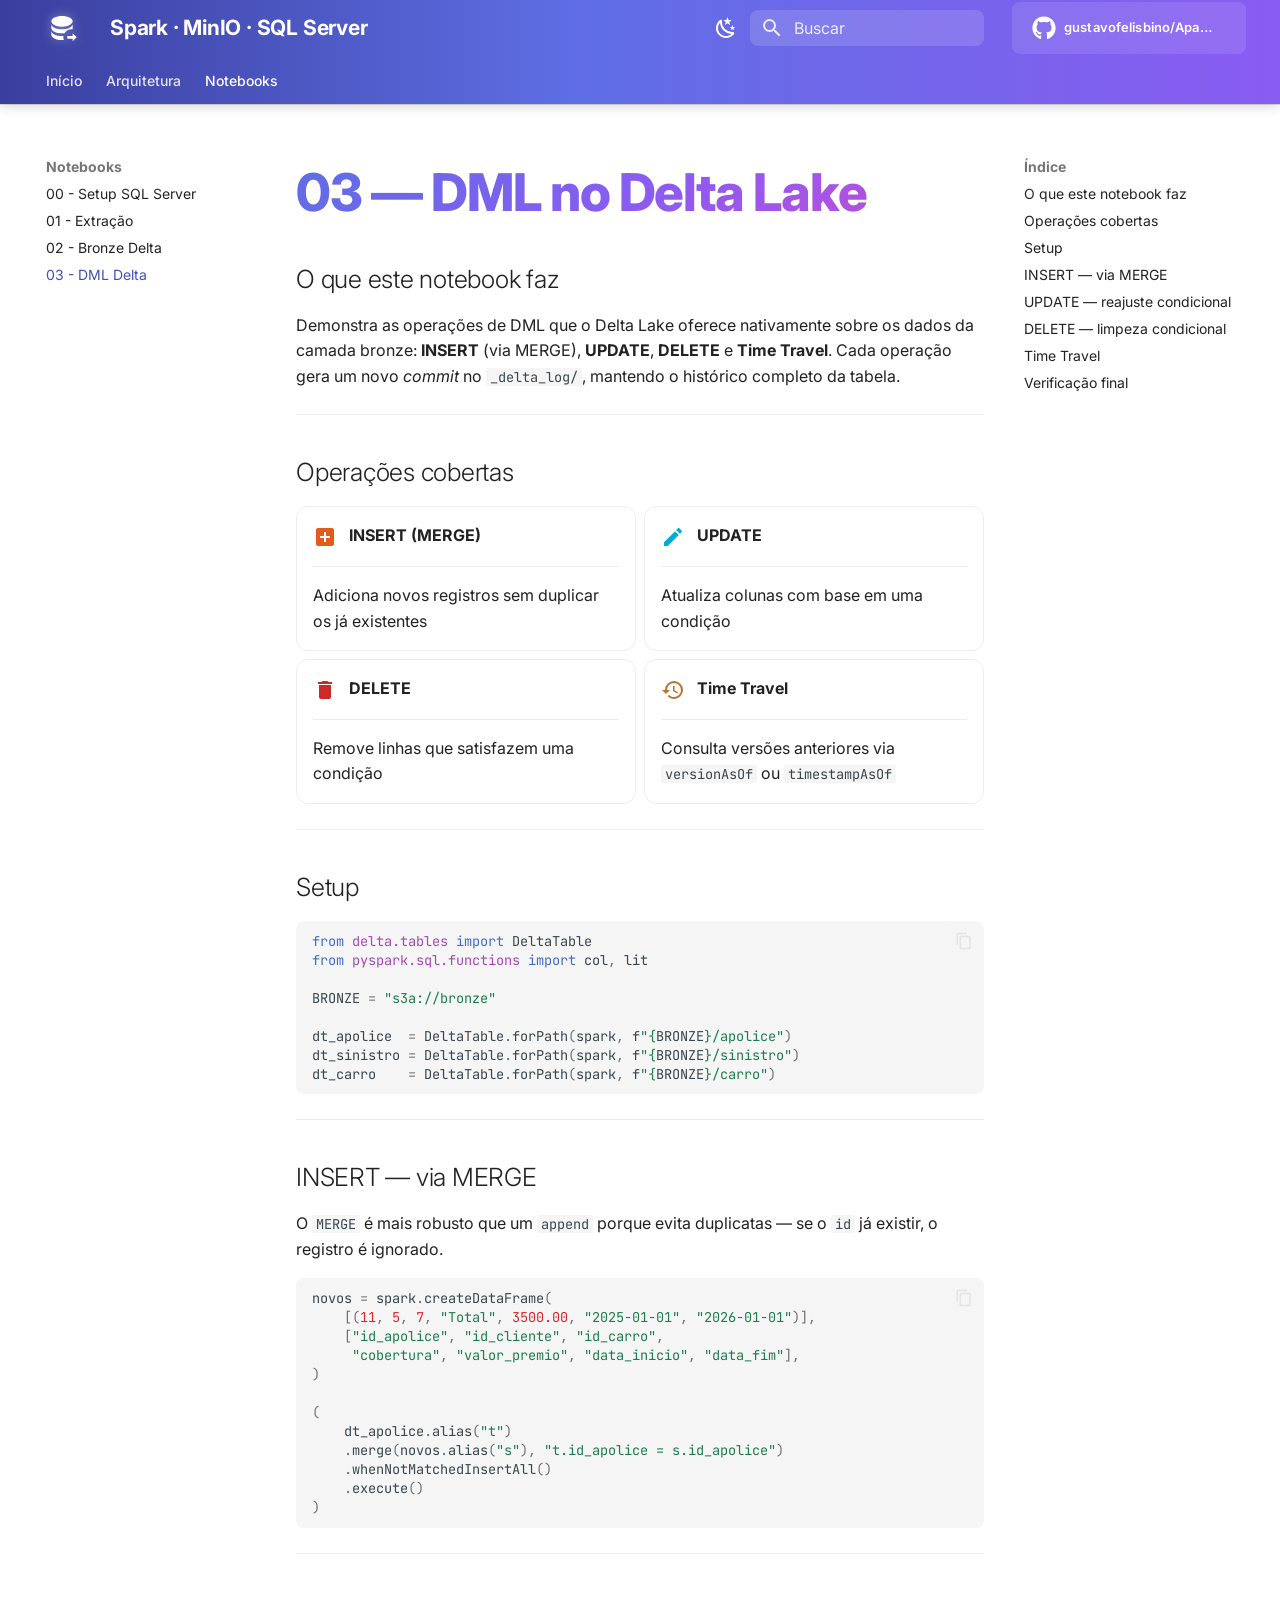
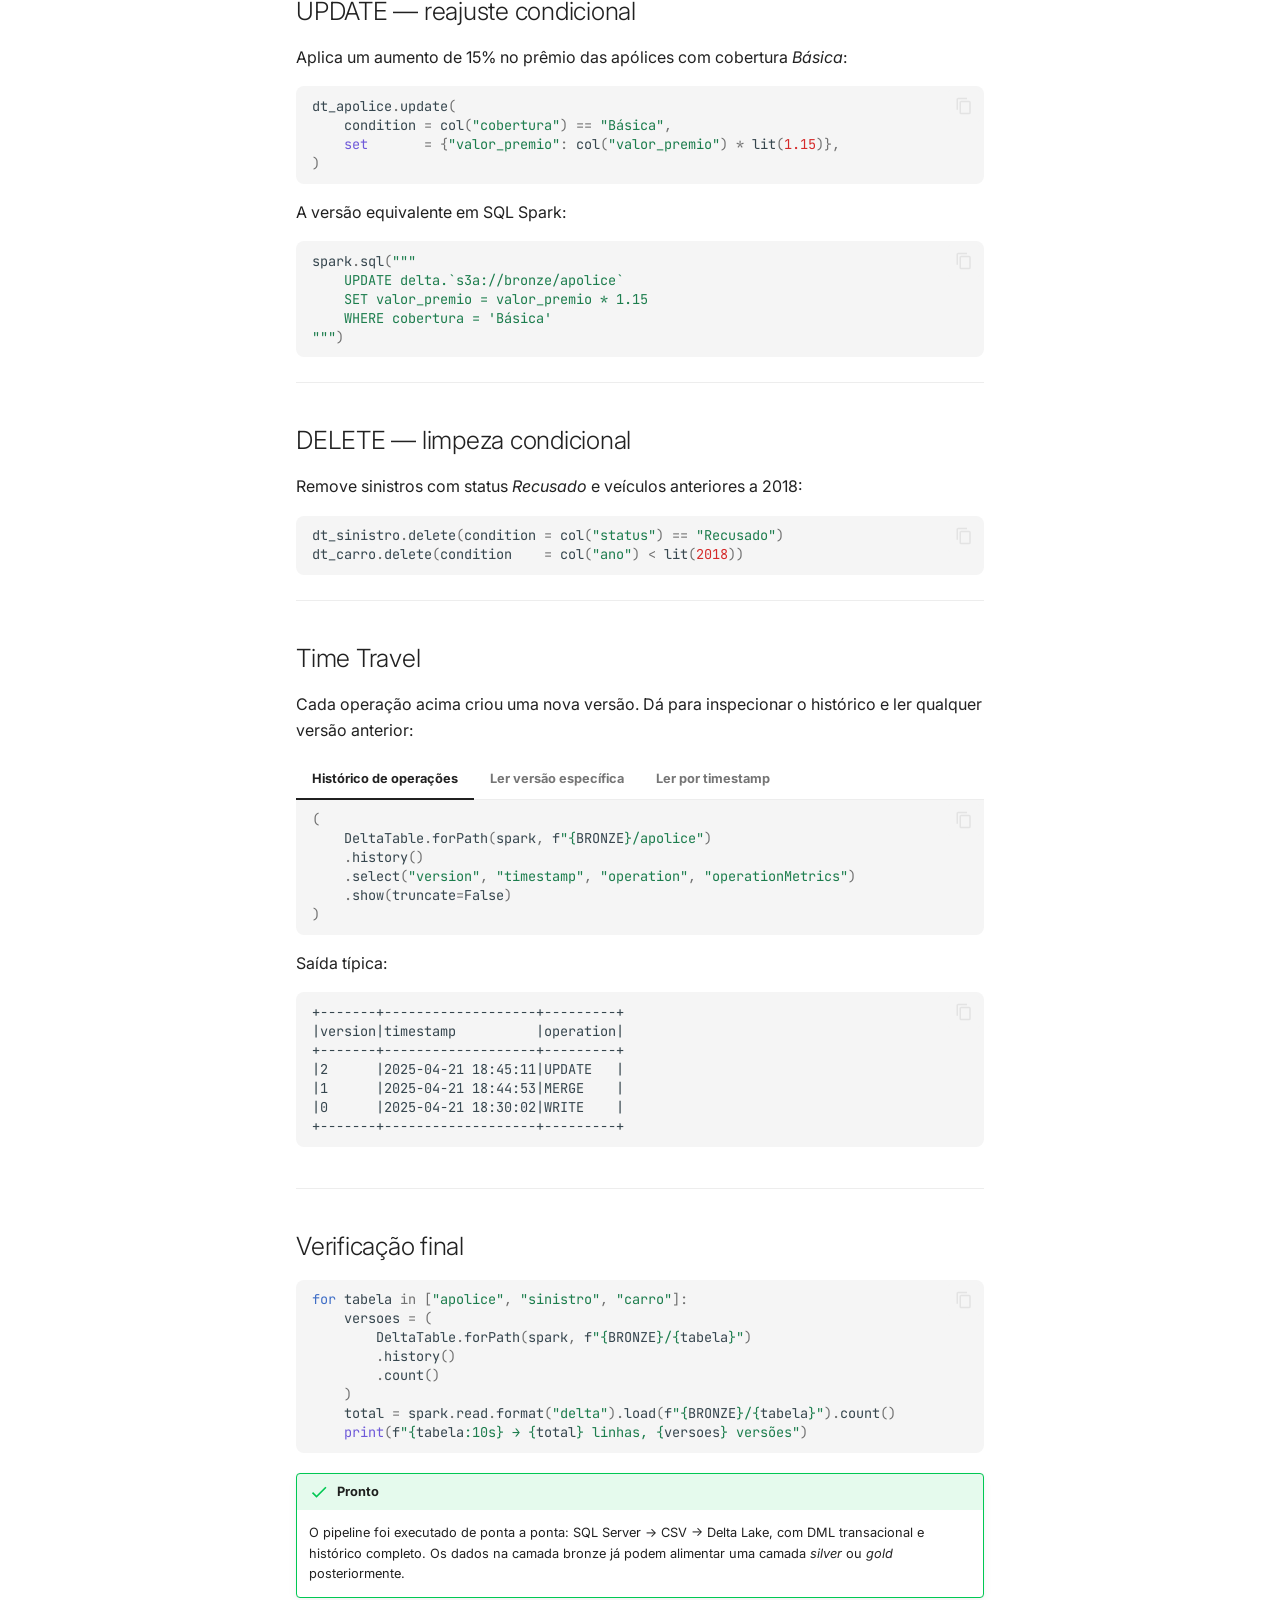
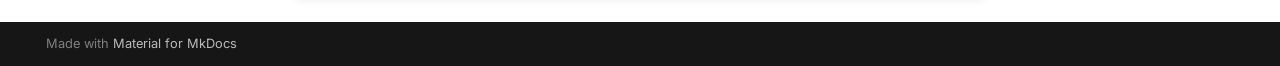
<file: notebooks/03_dml/index.html>
<!doctype html>
<html lang="pt" class="no-js">
  <head>
    
      <meta charset="utf-8">
      <meta name="viewport" content="width=device-width,initial-scale=1">
      
        <meta name="description" content="Pipeline de dados: SQL Server → landing-zone (CSV) → bronze (Delta Lake)">
      
      
        <meta name="author" content="Gustavo Felisbino e Lucas Oliverio">
      
      
      
        <link rel="prev" href="../02_bronze/">
      
      
      
        
      
      
      <link rel="icon" href="../../assets/images/favicon.png">
      <meta name="generator" content="mkdocs-1.6.1, mkdocs-material-9.7.6">
    
    
      
        <title>03 - DML Delta - Spark · MinIO · SQL Server</title>
      
    
    
      <link rel="stylesheet" href="../../assets/stylesheets/main.484c7ddc.min.css">
      
        
        <link rel="stylesheet" href="../../assets/stylesheets/palette.ab4e12ef.min.css">
      
      


    
    
      
    
    
      
        
        
        <link rel="preconnect" href="https://fonts.gstatic.com" crossorigin>
        <link rel="stylesheet" href="https://fonts.googleapis.com/css?family=Inter:300,300i,400,400i,700,700i%7CJetBrains+Mono:400,400i,700,700i&display=fallback">
        <style>:root{--md-text-font:"Inter";--md-code-font:"JetBrains Mono"}</style>
      
    
    
      <link rel="stylesheet" href="../../stylesheets/extra.css">
    
    <script>__md_scope=new URL("../..",location),__md_hash=e=>[...e].reduce(((e,_)=>(e<<5)-e+_.charCodeAt(0)),0),__md_get=(e,_=localStorage,t=__md_scope)=>JSON.parse(_.getItem(t.pathname+"."+e)),__md_set=(e,_,t=localStorage,a=__md_scope)=>{try{t.setItem(a.pathname+"."+e,JSON.stringify(_))}catch(e){}}</script>
    
      

    
    
  </head>
  
  
    
    
      
    
    
    
    
    <body dir="ltr" data-md-color-scheme="default" data-md-color-primary="indigo" data-md-color-accent="indigo">
  
    
    <input class="md-toggle" data-md-toggle="drawer" type="checkbox" id="__drawer" autocomplete="off">
    <input class="md-toggle" data-md-toggle="search" type="checkbox" id="__search" autocomplete="off">
    <label class="md-overlay" for="__drawer"></label>
    <div data-md-component="skip">
      
        
        <a href="#03-dml-no-delta-lake" class="md-skip">
          Ir para o conteúdo
        </a>
      
    </div>
    <div data-md-component="announce">
      
    </div>
    
    
      

  

<header class="md-header md-header--shadow md-header--lifted" data-md-component="header">
  <nav class="md-header__inner md-grid" aria-label="Cabeçalho">
    <a href="../.." title="Spark · MinIO · SQL Server" class="md-header__button md-logo" aria-label="Spark · MinIO · SQL Server" data-md-component="logo">
      
  
  <svg xmlns="http://www.w3.org/2000/svg" viewBox="0 0 24 24"><path d="M4 7c0-2.21 3.58-4 8-4s8 1.79 8 4-3.58 4-8 4-8-1.79-8-4m15.72 6.05c.18-.34.28-.69.28-1.05V9c0 2.21-3.58 4-8 4s-8-1.79-8-4v3c0 2.21 3.58 4 8 4 .65 0 1.28-.04 1.88-.11A5.99 5.99 0 0 1 19 13c.24 0 .5 0 .72.05m-6.62 4.91c-.36.04-.73.04-1.1.04-4.42 0-8-1.79-8-4v3c0 2.21 3.58 4 8 4 .46 0 .9 0 1.33-.06A6 6 0 0 1 13 19c0-.36.04-.7.1-1.04M23 19l-3-3v2h-4v2h4v2z"/></svg>

    </a>
    <label class="md-header__button md-icon" for="__drawer">
      
      <svg xmlns="http://www.w3.org/2000/svg" viewBox="0 0 24 24"><path d="M3 6h18v2H3zm0 5h18v2H3zm0 5h18v2H3z"/></svg>
    </label>
    <div class="md-header__title" data-md-component="header-title">
      <div class="md-header__ellipsis">
        <div class="md-header__topic">
          <span class="md-ellipsis">
            Spark · MinIO · SQL Server
          </span>
        </div>
        <div class="md-header__topic" data-md-component="header-topic">
          <span class="md-ellipsis">
            
              03 - DML Delta
            
          </span>
        </div>
      </div>
    </div>
    
      
        <form class="md-header__option" data-md-component="palette">
  
    
    
    
    <input class="md-option" data-md-color-media="" data-md-color-scheme="default" data-md-color-primary="indigo" data-md-color-accent="indigo"  aria-label="Modo escuro"  type="radio" name="__palette" id="__palette_0">
    
      <label class="md-header__button md-icon" title="Modo escuro" for="__palette_1" hidden>
        <svg xmlns="http://www.w3.org/2000/svg" viewBox="0 0 24 24"><path d="m17.75 4.09-2.53 1.94.91 3.06-2.63-1.81-2.63 1.81.91-3.06-2.53-1.94L12.44 4l1.06-3 1.06 3zm3.5 6.91-1.64 1.25.59 1.98-1.7-1.17-1.7 1.17.59-1.98L15.75 11l2.06-.05L18.5 9l.69 1.95zm-2.28 4.95c.83-.08 1.72 1.1 1.19 1.85-.32.45-.66.87-1.08 1.27C15.17 23 8.84 23 4.94 19.07c-3.91-3.9-3.91-10.24 0-14.14.4-.4.82-.76 1.27-1.08.75-.53 1.93.36 1.85 1.19-.27 2.86.69 5.83 2.89 8.02a9.96 9.96 0 0 0 8.02 2.89m-1.64 2.02a12.08 12.08 0 0 1-7.8-3.47c-2.17-2.19-3.33-5-3.49-7.82-2.81 3.14-2.7 7.96.31 10.98 3.02 3.01 7.84 3.12 10.98.31"/></svg>
      </label>
    
  
    
    
    
    <input class="md-option" data-md-color-media="" data-md-color-scheme="slate" data-md-color-primary="indigo" data-md-color-accent="indigo"  aria-label="Modo claro"  type="radio" name="__palette" id="__palette_1">
    
      <label class="md-header__button md-icon" title="Modo claro" for="__palette_0" hidden>
        <svg xmlns="http://www.w3.org/2000/svg" viewBox="0 0 24 24"><path d="M12 7a5 5 0 0 1 5 5 5 5 0 0 1-5 5 5 5 0 0 1-5-5 5 5 0 0 1 5-5m0 2a3 3 0 0 0-3 3 3 3 0 0 0 3 3 3 3 0 0 0 3-3 3 3 0 0 0-3-3m0-7 2.39 3.42C13.65 5.15 12.84 5 12 5s-1.65.15-2.39.42zM3.34 7l4.16-.35A7.2 7.2 0 0 0 5.94 8.5c-.44.74-.69 1.5-.83 2.29zm.02 10 1.76-3.77a7.131 7.131 0 0 0 2.38 4.14zM20.65 7l-1.77 3.79a7.02 7.02 0 0 0-2.38-4.15zm-.01 10-4.14.36c.59-.51 1.12-1.14 1.54-1.86.42-.73.69-1.5.83-2.29zM12 22l-2.41-3.44c.74.27 1.55.44 2.41.44.82 0 1.63-.17 2.37-.44z"/></svg>
      </label>
    
  
</form>
      
    
    
      <script>var palette=__md_get("__palette");if(palette&&palette.color){if("(prefers-color-scheme)"===palette.color.media){var media=matchMedia("(prefers-color-scheme: light)"),input=document.querySelector(media.matches?"[data-md-color-media='(prefers-color-scheme: light)']":"[data-md-color-media='(prefers-color-scheme: dark)']");palette.color.media=input.getAttribute("data-md-color-media"),palette.color.scheme=input.getAttribute("data-md-color-scheme"),palette.color.primary=input.getAttribute("data-md-color-primary"),palette.color.accent=input.getAttribute("data-md-color-accent")}for(var[key,value]of Object.entries(palette.color))document.body.setAttribute("data-md-color-"+key,value)}</script>
    
    
    
      
      
        <label class="md-header__button md-icon" for="__search">
          
          <svg xmlns="http://www.w3.org/2000/svg" viewBox="0 0 24 24"><path d="M9.5 3A6.5 6.5 0 0 1 16 9.5c0 1.61-.59 3.09-1.56 4.23l.27.27h.79l5 5-1.5 1.5-5-5v-.79l-.27-.27A6.52 6.52 0 0 1 9.5 16 6.5 6.5 0 0 1 3 9.5 6.5 6.5 0 0 1 9.5 3m0 2C7 5 5 7 5 9.5S7 14 9.5 14 14 12 14 9.5 12 5 9.5 5"/></svg>
        </label>
        <div class="md-search" data-md-component="search" role="dialog">
  <label class="md-search__overlay" for="__search"></label>
  <div class="md-search__inner" role="search">
    <form class="md-search__form" name="search">
      <input type="text" class="md-search__input" name="query" aria-label="Buscar" placeholder="Buscar" autocapitalize="off" autocorrect="off" autocomplete="off" spellcheck="false" data-md-component="search-query" required>
      <label class="md-search__icon md-icon" for="__search">
        
        <svg xmlns="http://www.w3.org/2000/svg" viewBox="0 0 24 24"><path d="M9.5 3A6.5 6.5 0 0 1 16 9.5c0 1.61-.59 3.09-1.56 4.23l.27.27h.79l5 5-1.5 1.5-5-5v-.79l-.27-.27A6.52 6.52 0 0 1 9.5 16 6.5 6.5 0 0 1 3 9.5 6.5 6.5 0 0 1 9.5 3m0 2C7 5 5 7 5 9.5S7 14 9.5 14 14 12 14 9.5 12 5 9.5 5"/></svg>
        
        <svg xmlns="http://www.w3.org/2000/svg" viewBox="0 0 24 24"><path d="M20 11v2H8l5.5 5.5-1.42 1.42L4.16 12l7.92-7.92L13.5 5.5 8 11z"/></svg>
      </label>
      <nav class="md-search__options" aria-label="Pesquisar">
        
        <button type="reset" class="md-search__icon md-icon" title="Limpar" aria-label="Limpar" tabindex="-1">
          
          <svg xmlns="http://www.w3.org/2000/svg" viewBox="0 0 24 24"><path d="M19 6.41 17.59 5 12 10.59 6.41 5 5 6.41 10.59 12 5 17.59 6.41 19 12 13.41 17.59 19 19 17.59 13.41 12z"/></svg>
        </button>
      </nav>
      
        <div class="md-search__suggest" data-md-component="search-suggest"></div>
      
    </form>
    <div class="md-search__output">
      <div class="md-search__scrollwrap" tabindex="0" data-md-scrollfix>
        <div class="md-search-result" data-md-component="search-result">
          <div class="md-search-result__meta">
            Inicializando a pesquisa
          </div>
          <ol class="md-search-result__list" role="presentation"></ol>
        </div>
      </div>
    </div>
  </div>
</div>
      
    
    
      <div class="md-header__source">
        <a href="https://github.com/gustavofelisbino/Apache-Spark-com-MINIO-e-SQL" title="Ir ao repositório" class="md-source" data-md-component="source">
  <div class="md-source__icon md-icon">
    
    <svg xmlns="http://www.w3.org/2000/svg" viewBox="0 0 512 512"><!--! Font Awesome Free 7.1.0 by @fontawesome - https://fontawesome.com License - https://fontawesome.com/license/free (Icons: CC BY 4.0, Fonts: SIL OFL 1.1, Code: MIT License) Copyright 2025 Fonticons, Inc.--><path d="M173.9 397.4c0 2-2.3 3.6-5.2 3.6-3.3.3-5.6-1.3-5.6-3.6 0-2 2.3-3.6 5.2-3.6 3-.3 5.6 1.3 5.6 3.6m-31.1-4.5c-.7 2 1.3 4.3 4.3 4.9 2.6 1 5.6 0 6.2-2s-1.3-4.3-4.3-5.2c-2.6-.7-5.5.3-6.2 2.3m44.2-1.7c-2.9.7-4.9 2.6-4.6 4.9.3 2 2.9 3.3 5.9 2.6 2.9-.7 4.9-2.6 4.6-4.6-.3-1.9-3-3.2-5.9-2.9M252.8 8C114.1 8 8 113.3 8 252c0 110.9 69.8 205.8 169.5 239.2 12.8 2.3 17.3-5.6 17.3-12.1 0-6.2-.3-40.4-.3-61.4 0 0-70 15-84.7-29.8 0 0-11.4-29.1-27.8-36.6 0 0-22.9-15.7 1.6-15.4 0 0 24.9 2 38.6 25.8 21.9 38.6 58.6 27.5 72.9 20.9 2.3-16 8.8-27.1 16-33.7-55.9-6.2-112.3-14.3-112.3-110.5 0-27.5 7.6-41.3 23.6-58.9-2.6-6.5-11.1-33.3 2.6-67.9 20.9-6.5 69 27 69 27 20-5.6 41.5-8.5 62.8-8.5s42.8 2.9 62.8 8.5c0 0 48.1-33.6 69-27 13.7 34.7 5.2 61.4 2.6 67.9 16 17.7 25.8 31.5 25.8 58.9 0 96.5-58.9 104.2-114.8 110.5 9.2 7.9 17 22.9 17 46.4 0 33.7-.3 75.4-.3 83.6 0 6.5 4.6 14.4 17.3 12.1C436.2 457.8 504 362.9 504 252 504 113.3 391.5 8 252.8 8M105.2 352.9c-1.3 1-1 3.3.7 5.2 1.6 1.6 3.9 2.3 5.2 1 1.3-1 1-3.3-.7-5.2-1.6-1.6-3.9-2.3-5.2-1m-10.8-8.1c-.7 1.3.3 2.9 2.3 3.9 1.6 1 3.6.7 4.3-.7.7-1.3-.3-2.9-2.3-3.9-2-.6-3.6-.3-4.3.7m32.4 35.6c-1.6 1.3-1 4.3 1.3 6.2 2.3 2.3 5.2 2.6 6.5 1 1.3-1.3.7-4.3-1.3-6.2-2.2-2.3-5.2-2.6-6.5-1m-11.4-14.7c-1.6 1-1.6 3.6 0 5.9s4.3 3.3 5.6 2.3c1.6-1.3 1.6-3.9 0-6.2-1.4-2.3-4-3.3-5.6-2"/></svg>
  </div>
  <div class="md-source__repository">
    gustavofelisbino/Apache-Spark-com-MINIO-e-SQL
  </div>
</a>
      </div>
    
  </nav>
  
    
      
<nav class="md-tabs" aria-label="Abas" data-md-component="tabs">
  <div class="md-grid">
    <ul class="md-tabs__list">
      
        
  
  
  
  
    <li class="md-tabs__item">
      <a href="../.." class="md-tabs__link">
        
  
  
    
  
  Início

      </a>
    </li>
  

      
        
  
  
  
  
    <li class="md-tabs__item">
      <a href="../../arquitetura/" class="md-tabs__link">
        
  
  
    
  
  Arquitetura

      </a>
    </li>
  

      
        
  
  
  
    
  
  
    
    
      <li class="md-tabs__item md-tabs__item--active">
        <a href="../00_setup/" class="md-tabs__link">
          
  
  
  Notebooks

        </a>
      </li>
    
  

      
    </ul>
  </div>
</nav>
    
  
</header>
    
    <div class="md-container" data-md-component="container">
      
      
        
      
      <main class="md-main" data-md-component="main">
        <div class="md-main__inner md-grid">
          
            
              
              <div class="md-sidebar md-sidebar--primary" data-md-component="sidebar" data-md-type="navigation" >
                <div class="md-sidebar__scrollwrap">
                  <div class="md-sidebar__inner">
                    


  


<nav class="md-nav md-nav--primary md-nav--lifted" aria-label="Navegação" data-md-level="0">
  <label class="md-nav__title" for="__drawer">
    <a href="../.." title="Spark · MinIO · SQL Server" class="md-nav__button md-logo" aria-label="Spark · MinIO · SQL Server" data-md-component="logo">
      
  
  <svg xmlns="http://www.w3.org/2000/svg" viewBox="0 0 24 24"><path d="M4 7c0-2.21 3.58-4 8-4s8 1.79 8 4-3.58 4-8 4-8-1.79-8-4m15.72 6.05c.18-.34.28-.69.28-1.05V9c0 2.21-3.58 4-8 4s-8-1.79-8-4v3c0 2.21 3.58 4 8 4 .65 0 1.28-.04 1.88-.11A5.99 5.99 0 0 1 19 13c.24 0 .5 0 .72.05m-6.62 4.91c-.36.04-.73.04-1.1.04-4.42 0-8-1.79-8-4v3c0 2.21 3.58 4 8 4 .46 0 .9 0 1.33-.06A6 6 0 0 1 13 19c0-.36.04-.7.1-1.04M23 19l-3-3v2h-4v2h4v2z"/></svg>

    </a>
    Spark · MinIO · SQL Server
  </label>
  
    <div class="md-nav__source">
      <a href="https://github.com/gustavofelisbino/Apache-Spark-com-MINIO-e-SQL" title="Ir ao repositório" class="md-source" data-md-component="source">
  <div class="md-source__icon md-icon">
    
    <svg xmlns="http://www.w3.org/2000/svg" viewBox="0 0 512 512"><!--! Font Awesome Free 7.1.0 by @fontawesome - https://fontawesome.com License - https://fontawesome.com/license/free (Icons: CC BY 4.0, Fonts: SIL OFL 1.1, Code: MIT License) Copyright 2025 Fonticons, Inc.--><path d="M173.9 397.4c0 2-2.3 3.6-5.2 3.6-3.3.3-5.6-1.3-5.6-3.6 0-2 2.3-3.6 5.2-3.6 3-.3 5.6 1.3 5.6 3.6m-31.1-4.5c-.7 2 1.3 4.3 4.3 4.9 2.6 1 5.6 0 6.2-2s-1.3-4.3-4.3-5.2c-2.6-.7-5.5.3-6.2 2.3m44.2-1.7c-2.9.7-4.9 2.6-4.6 4.9.3 2 2.9 3.3 5.9 2.6 2.9-.7 4.9-2.6 4.6-4.6-.3-1.9-3-3.2-5.9-2.9M252.8 8C114.1 8 8 113.3 8 252c0 110.9 69.8 205.8 169.5 239.2 12.8 2.3 17.3-5.6 17.3-12.1 0-6.2-.3-40.4-.3-61.4 0 0-70 15-84.7-29.8 0 0-11.4-29.1-27.8-36.6 0 0-22.9-15.7 1.6-15.4 0 0 24.9 2 38.6 25.8 21.9 38.6 58.6 27.5 72.9 20.9 2.3-16 8.8-27.1 16-33.7-55.9-6.2-112.3-14.3-112.3-110.5 0-27.5 7.6-41.3 23.6-58.9-2.6-6.5-11.1-33.3 2.6-67.9 20.9-6.5 69 27 69 27 20-5.6 41.5-8.5 62.8-8.5s42.8 2.9 62.8 8.5c0 0 48.1-33.6 69-27 13.7 34.7 5.2 61.4 2.6 67.9 16 17.7 25.8 31.5 25.8 58.9 0 96.5-58.9 104.2-114.8 110.5 9.2 7.9 17 22.9 17 46.4 0 33.7-.3 75.4-.3 83.6 0 6.5 4.6 14.4 17.3 12.1C436.2 457.8 504 362.9 504 252 504 113.3 391.5 8 252.8 8M105.2 352.9c-1.3 1-1 3.3.7 5.2 1.6 1.6 3.9 2.3 5.2 1 1.3-1 1-3.3-.7-5.2-1.6-1.6-3.9-2.3-5.2-1m-10.8-8.1c-.7 1.3.3 2.9 2.3 3.9 1.6 1 3.6.7 4.3-.7.7-1.3-.3-2.9-2.3-3.9-2-.6-3.6-.3-4.3.7m32.4 35.6c-1.6 1.3-1 4.3 1.3 6.2 2.3 2.3 5.2 2.6 6.5 1 1.3-1.3.7-4.3-1.3-6.2-2.2-2.3-5.2-2.6-6.5-1m-11.4-14.7c-1.6 1-1.6 3.6 0 5.9s4.3 3.3 5.6 2.3c1.6-1.3 1.6-3.9 0-6.2-1.4-2.3-4-3.3-5.6-2"/></svg>
  </div>
  <div class="md-source__repository">
    gustavofelisbino/Apache-Spark-com-MINIO-e-SQL
  </div>
</a>
    </div>
  
  <ul class="md-nav__list" data-md-scrollfix>
    
      
      
  
  
  
  
    <li class="md-nav__item">
      <a href="../.." class="md-nav__link">
        
  
  
  <span class="md-ellipsis">
    
  
    Início
  

    
  </span>
  
  

      </a>
    </li>
  

    
      
      
  
  
  
  
    <li class="md-nav__item">
      <a href="../../arquitetura/" class="md-nav__link">
        
  
  
  <span class="md-ellipsis">
    
  
    Arquitetura
  

    
  </span>
  
  

      </a>
    </li>
  

    
      
      
  
  
    
  
  
  
    
    
    
    
      
        
        
      
      
    
    
    <li class="md-nav__item md-nav__item--active md-nav__item--section md-nav__item--nested">
      
        
        
        <input class="md-nav__toggle md-toggle " type="checkbox" id="__nav_3" checked>
        
          
          <label class="md-nav__link" for="__nav_3" id="__nav_3_label" tabindex="">
            
  
  
  <span class="md-ellipsis">
    
  
    Notebooks
  

    
  </span>
  
  

            <span class="md-nav__icon md-icon"></span>
          </label>
        
        <nav class="md-nav" data-md-level="1" aria-labelledby="__nav_3_label" aria-expanded="true">
          <label class="md-nav__title" for="__nav_3">
            <span class="md-nav__icon md-icon"></span>
            
  
    Notebooks
  

          </label>
          <ul class="md-nav__list" data-md-scrollfix>
            
              
                
  
  
  
  
    <li class="md-nav__item">
      <a href="../00_setup/" class="md-nav__link">
        
  
  
  <span class="md-ellipsis">
    
  
    00 - Setup SQL Server
  

    
  </span>
  
  

      </a>
    </li>
  

              
            
              
                
  
  
  
  
    <li class="md-nav__item">
      <a href="../01_extracao/" class="md-nav__link">
        
  
  
  <span class="md-ellipsis">
    
  
    01 - Extração
  

    
  </span>
  
  

      </a>
    </li>
  

              
            
              
                
  
  
  
  
    <li class="md-nav__item">
      <a href="../02_bronze/" class="md-nav__link">
        
  
  
  <span class="md-ellipsis">
    
  
    02 - Bronze Delta
  

    
  </span>
  
  

      </a>
    </li>
  

              
            
              
                
  
  
    
  
  
  
    <li class="md-nav__item md-nav__item--active">
      
      <input class="md-nav__toggle md-toggle" type="checkbox" id="__toc">
      
      
        
      
      
        <label class="md-nav__link md-nav__link--active" for="__toc">
          
  
  
  <span class="md-ellipsis">
    
  
    03 - DML Delta
  

    
  </span>
  
  

          <span class="md-nav__icon md-icon"></span>
        </label>
      
      <a href="./" class="md-nav__link md-nav__link--active">
        
  
  
  <span class="md-ellipsis">
    
  
    03 - DML Delta
  

    
  </span>
  
  

      </a>
      
        

<nav class="md-nav md-nav--secondary" aria-label="Índice">
  
  
  
    
  
  
    <label class="md-nav__title" for="__toc">
      <span class="md-nav__icon md-icon"></span>
      Índice
    </label>
    <ul class="md-nav__list" data-md-component="toc" data-md-scrollfix>
      
        <li class="md-nav__item">
  <a href="#o-que-este-notebook-faz" class="md-nav__link">
    <span class="md-ellipsis">
      
        O que este notebook faz
      
    </span>
  </a>
  
</li>
      
        <li class="md-nav__item">
  <a href="#operacoes-cobertas" class="md-nav__link">
    <span class="md-ellipsis">
      
        Operações cobertas
      
    </span>
  </a>
  
</li>
      
        <li class="md-nav__item">
  <a href="#setup" class="md-nav__link">
    <span class="md-ellipsis">
      
        Setup
      
    </span>
  </a>
  
</li>
      
        <li class="md-nav__item">
  <a href="#insert-via-merge" class="md-nav__link">
    <span class="md-ellipsis">
      
        INSERT — via MERGE
      
    </span>
  </a>
  
</li>
      
        <li class="md-nav__item">
  <a href="#update-reajuste-condicional" class="md-nav__link">
    <span class="md-ellipsis">
      
        UPDATE — reajuste condicional
      
    </span>
  </a>
  
</li>
      
        <li class="md-nav__item">
  <a href="#delete-limpeza-condicional" class="md-nav__link">
    <span class="md-ellipsis">
      
        DELETE — limpeza condicional
      
    </span>
  </a>
  
</li>
      
        <li class="md-nav__item">
  <a href="#time-travel" class="md-nav__link">
    <span class="md-ellipsis">
      
        Time Travel
      
    </span>
  </a>
  
</li>
      
        <li class="md-nav__item">
  <a href="#verificacao-final" class="md-nav__link">
    <span class="md-ellipsis">
      
        Verificação final
      
    </span>
  </a>
  
</li>
      
    </ul>
  
</nav>
      
    </li>
  

              
            
          </ul>
        </nav>
      
    </li>
  

    
  </ul>
</nav>
                  </div>
                </div>
              </div>
            
            
              
              <div class="md-sidebar md-sidebar--secondary" data-md-component="sidebar" data-md-type="toc" >
                <div class="md-sidebar__scrollwrap">
                  <div class="md-sidebar__inner">
                    

<nav class="md-nav md-nav--secondary" aria-label="Índice">
  
  
  
    
  
  
    <label class="md-nav__title" for="__toc">
      <span class="md-nav__icon md-icon"></span>
      Índice
    </label>
    <ul class="md-nav__list" data-md-component="toc" data-md-scrollfix>
      
        <li class="md-nav__item">
  <a href="#o-que-este-notebook-faz" class="md-nav__link">
    <span class="md-ellipsis">
      
        O que este notebook faz
      
    </span>
  </a>
  
</li>
      
        <li class="md-nav__item">
  <a href="#operacoes-cobertas" class="md-nav__link">
    <span class="md-ellipsis">
      
        Operações cobertas
      
    </span>
  </a>
  
</li>
      
        <li class="md-nav__item">
  <a href="#setup" class="md-nav__link">
    <span class="md-ellipsis">
      
        Setup
      
    </span>
  </a>
  
</li>
      
        <li class="md-nav__item">
  <a href="#insert-via-merge" class="md-nav__link">
    <span class="md-ellipsis">
      
        INSERT — via MERGE
      
    </span>
  </a>
  
</li>
      
        <li class="md-nav__item">
  <a href="#update-reajuste-condicional" class="md-nav__link">
    <span class="md-ellipsis">
      
        UPDATE — reajuste condicional
      
    </span>
  </a>
  
</li>
      
        <li class="md-nav__item">
  <a href="#delete-limpeza-condicional" class="md-nav__link">
    <span class="md-ellipsis">
      
        DELETE — limpeza condicional
      
    </span>
  </a>
  
</li>
      
        <li class="md-nav__item">
  <a href="#time-travel" class="md-nav__link">
    <span class="md-ellipsis">
      
        Time Travel
      
    </span>
  </a>
  
</li>
      
        <li class="md-nav__item">
  <a href="#verificacao-final" class="md-nav__link">
    <span class="md-ellipsis">
      
        Verificação final
      
    </span>
  </a>
  
</li>
      
    </ul>
  
</nav>
                  </div>
                </div>
              </div>
            
          
          
            <div class="md-content" data-md-component="content">
              
              <article class="md-content__inner md-typeset">
                
                  


  
  


<h1 class="hero-title" id="03-dml-no-delta-lake">03 — DML no Delta Lake<a class="headerlink" href="#03-dml-no-delta-lake" title="Permanent link">&para;</a></h1>
<h2 class="reveal" id="o-que-este-notebook-faz">O que este notebook faz<a class="headerlink" href="#o-que-este-notebook-faz" title="Permanent link">&para;</a></h2>
<p>Demonstra as operações de DML que o Delta Lake oferece nativamente sobre os dados da camada bronze: <strong>INSERT</strong> (via MERGE), <strong>UPDATE</strong>, <strong>DELETE</strong> e <strong>Time Travel</strong>. Cada operação gera um novo <em>commit</em> no <code>_delta_log/</code>, mantendo o histórico completo da tabela.</p>
<hr />
<h2 class="reveal" id="operacoes-cobertas">Operações cobertas<a class="headerlink" href="#operacoes-cobertas" title="Permanent link">&para;</a></h2>
<div class="grid cards reveal">
<ul>
<li>
<p><span class="twemoji lg middle accent-spark"><svg xmlns="http://www.w3.org/2000/svg" viewBox="0 0 24 24"><path d="M17 13h-4v4h-2v-4H7v-2h4V7h2v4h4m2-8H5c-1.11 0-2 .89-2 2v14a2 2 0 0 0 2 2h14a2 2 0 0 0 2-2V5a2 2 0 0 0-2-2"/></svg></span> &nbsp; <strong>INSERT (MERGE)</strong></p>
<hr />
<p>Adiciona novos registros sem duplicar os já existentes</p>
</li>
<li>
<p><span class="twemoji lg middle accent-delta"><svg xmlns="http://www.w3.org/2000/svg" viewBox="0 0 24 24"><path d="M20.71 7.04c.39-.39.39-1.04 0-1.41l-2.34-2.34c-.37-.39-1.02-.39-1.41 0l-1.84 1.83 3.75 3.75M3 17.25V21h3.75L17.81 9.93l-3.75-3.75z"/></svg></span> &nbsp; <strong>UPDATE</strong></p>
<hr />
<p>Atualiza colunas com base em uma condição</p>
</li>
<li>
<p><span class="twemoji lg middle accent-sqlserver"><svg xmlns="http://www.w3.org/2000/svg" viewBox="0 0 24 24"><path d="M19 4h-3.5l-1-1h-5l-1 1H5v2h14M6 19a2 2 0 0 0 2 2h8a2 2 0 0 0 2-2V7H6z"/></svg></span> &nbsp; <strong>DELETE</strong></p>
<hr />
<p>Remove linhas que satisfazem uma condição</p>
</li>
<li>
<p><span class="twemoji lg middle accent-bronze"><svg xmlns="http://www.w3.org/2000/svg" viewBox="0 0 24 24"><path d="M13.5 8H12v5l4.28 2.54.72-1.21-3.5-2.08zM13 3a9 9 0 0 0-9 9H1l3.96 4.03L9 12H6a7 7 0 0 1 7-7 7 7 0 0 1 7 7 7 7 0 0 1-7 7c-1.93 0-3.68-.79-4.94-2.06l-1.42 1.42A8.9 8.9 0 0 0 13 21a9 9 0 0 0 9-9 9 9 0 0 0-9-9"/></svg></span> &nbsp; <strong>Time Travel</strong></p>
<hr />
<p>Consulta versões anteriores via <code>versionAsOf</code> ou <code>timestampAsOf</code></p>
</li>
</ul>
</div>
<hr />
<h2 class="reveal" id="setup">Setup<a class="headerlink" href="#setup" title="Permanent link">&para;</a></h2>
<div class="language-python highlight"><pre><span></span><code><span id="__span-0-1"><a id="__codelineno-0-1" name="__codelineno-0-1" href="#__codelineno-0-1"></a><span class="kn">from</span><span class="w"> </span><span class="nn">delta.tables</span><span class="w"> </span><span class="kn">import</span> <span class="n">DeltaTable</span>
</span><span id="__span-0-2"><a id="__codelineno-0-2" name="__codelineno-0-2" href="#__codelineno-0-2"></a><span class="kn">from</span><span class="w"> </span><span class="nn">pyspark.sql.functions</span><span class="w"> </span><span class="kn">import</span> <span class="n">col</span><span class="p">,</span> <span class="n">lit</span>
</span><span id="__span-0-3"><a id="__codelineno-0-3" name="__codelineno-0-3" href="#__codelineno-0-3"></a>
</span><span id="__span-0-4"><a id="__codelineno-0-4" name="__codelineno-0-4" href="#__codelineno-0-4"></a><span class="n">BRONZE</span> <span class="o">=</span> <span class="s2">&quot;s3a://bronze&quot;</span>
</span><span id="__span-0-5"><a id="__codelineno-0-5" name="__codelineno-0-5" href="#__codelineno-0-5"></a>
</span><span id="__span-0-6"><a id="__codelineno-0-6" name="__codelineno-0-6" href="#__codelineno-0-6"></a><span class="n">dt_apolice</span>  <span class="o">=</span> <span class="n">DeltaTable</span><span class="o">.</span><span class="n">forPath</span><span class="p">(</span><span class="n">spark</span><span class="p">,</span> <span class="sa">f</span><span class="s2">&quot;</span><span class="si">{</span><span class="n">BRONZE</span><span class="si">}</span><span class="s2">/apolice&quot;</span><span class="p">)</span>
</span><span id="__span-0-7"><a id="__codelineno-0-7" name="__codelineno-0-7" href="#__codelineno-0-7"></a><span class="n">dt_sinistro</span> <span class="o">=</span> <span class="n">DeltaTable</span><span class="o">.</span><span class="n">forPath</span><span class="p">(</span><span class="n">spark</span><span class="p">,</span> <span class="sa">f</span><span class="s2">&quot;</span><span class="si">{</span><span class="n">BRONZE</span><span class="si">}</span><span class="s2">/sinistro&quot;</span><span class="p">)</span>
</span><span id="__span-0-8"><a id="__codelineno-0-8" name="__codelineno-0-8" href="#__codelineno-0-8"></a><span class="n">dt_carro</span>    <span class="o">=</span> <span class="n">DeltaTable</span><span class="o">.</span><span class="n">forPath</span><span class="p">(</span><span class="n">spark</span><span class="p">,</span> <span class="sa">f</span><span class="s2">&quot;</span><span class="si">{</span><span class="n">BRONZE</span><span class="si">}</span><span class="s2">/carro&quot;</span><span class="p">)</span>
</span></code></pre></div>
<hr />
<h2 class="reveal" id="insert-via-merge">INSERT — via MERGE<a class="headerlink" href="#insert-via-merge" title="Permanent link">&para;</a></h2>
<p>O <code>MERGE</code> é mais robusto que um <code>append</code> porque evita duplicatas — se o <code>id</code> já existir, o registro é ignorado.</p>
<div class="language-python highlight"><pre><span></span><code><span id="__span-1-1"><a id="__codelineno-1-1" name="__codelineno-1-1" href="#__codelineno-1-1"></a><span class="n">novos</span> <span class="o">=</span> <span class="n">spark</span><span class="o">.</span><span class="n">createDataFrame</span><span class="p">(</span>
</span><span id="__span-1-2"><a id="__codelineno-1-2" name="__codelineno-1-2" href="#__codelineno-1-2"></a>    <span class="p">[(</span><span class="mi">11</span><span class="p">,</span> <span class="mi">5</span><span class="p">,</span> <span class="mi">7</span><span class="p">,</span> <span class="s2">&quot;Total&quot;</span><span class="p">,</span> <span class="mf">3500.00</span><span class="p">,</span> <span class="s2">&quot;2025-01-01&quot;</span><span class="p">,</span> <span class="s2">&quot;2026-01-01&quot;</span><span class="p">)],</span>
</span><span id="__span-1-3"><a id="__codelineno-1-3" name="__codelineno-1-3" href="#__codelineno-1-3"></a>    <span class="p">[</span><span class="s2">&quot;id_apolice&quot;</span><span class="p">,</span> <span class="s2">&quot;id_cliente&quot;</span><span class="p">,</span> <span class="s2">&quot;id_carro&quot;</span><span class="p">,</span>
</span><span id="__span-1-4"><a id="__codelineno-1-4" name="__codelineno-1-4" href="#__codelineno-1-4"></a>     <span class="s2">&quot;cobertura&quot;</span><span class="p">,</span> <span class="s2">&quot;valor_premio&quot;</span><span class="p">,</span> <span class="s2">&quot;data_inicio&quot;</span><span class="p">,</span> <span class="s2">&quot;data_fim&quot;</span><span class="p">],</span>
</span><span id="__span-1-5"><a id="__codelineno-1-5" name="__codelineno-1-5" href="#__codelineno-1-5"></a><span class="p">)</span>
</span><span id="__span-1-6"><a id="__codelineno-1-6" name="__codelineno-1-6" href="#__codelineno-1-6"></a>
</span><span id="__span-1-7"><a id="__codelineno-1-7" name="__codelineno-1-7" href="#__codelineno-1-7"></a><span class="p">(</span>
</span><span id="__span-1-8"><a id="__codelineno-1-8" name="__codelineno-1-8" href="#__codelineno-1-8"></a>    <span class="n">dt_apolice</span><span class="o">.</span><span class="n">alias</span><span class="p">(</span><span class="s2">&quot;t&quot;</span><span class="p">)</span>
</span><span id="__span-1-9"><a id="__codelineno-1-9" name="__codelineno-1-9" href="#__codelineno-1-9"></a>    <span class="o">.</span><span class="n">merge</span><span class="p">(</span><span class="n">novos</span><span class="o">.</span><span class="n">alias</span><span class="p">(</span><span class="s2">&quot;s&quot;</span><span class="p">),</span> <span class="s2">&quot;t.id_apolice = s.id_apolice&quot;</span><span class="p">)</span>
</span><span id="__span-1-10"><a id="__codelineno-1-10" name="__codelineno-1-10" href="#__codelineno-1-10"></a>    <span class="o">.</span><span class="n">whenNotMatchedInsertAll</span><span class="p">()</span>
</span><span id="__span-1-11"><a id="__codelineno-1-11" name="__codelineno-1-11" href="#__codelineno-1-11"></a>    <span class="o">.</span><span class="n">execute</span><span class="p">()</span>
</span><span id="__span-1-12"><a id="__codelineno-1-12" name="__codelineno-1-12" href="#__codelineno-1-12"></a><span class="p">)</span>
</span></code></pre></div>
<hr />
<h2 class="reveal" id="update-reajuste-condicional">UPDATE — reajuste condicional<a class="headerlink" href="#update-reajuste-condicional" title="Permanent link">&para;</a></h2>
<p>Aplica um aumento de 15% no prêmio das apólices com cobertura <em>Básica</em>:</p>
<div class="language-python highlight"><pre><span></span><code><span id="__span-2-1"><a id="__codelineno-2-1" name="__codelineno-2-1" href="#__codelineno-2-1"></a><span class="n">dt_apolice</span><span class="o">.</span><span class="n">update</span><span class="p">(</span>
</span><span id="__span-2-2"><a id="__codelineno-2-2" name="__codelineno-2-2" href="#__codelineno-2-2"></a>    <span class="n">condition</span> <span class="o">=</span> <span class="n">col</span><span class="p">(</span><span class="s2">&quot;cobertura&quot;</span><span class="p">)</span> <span class="o">==</span> <span class="s2">&quot;Básica&quot;</span><span class="p">,</span>
</span><span id="__span-2-3"><a id="__codelineno-2-3" name="__codelineno-2-3" href="#__codelineno-2-3"></a>    <span class="nb">set</span>       <span class="o">=</span> <span class="p">{</span><span class="s2">&quot;valor_premio&quot;</span><span class="p">:</span> <span class="n">col</span><span class="p">(</span><span class="s2">&quot;valor_premio&quot;</span><span class="p">)</span> <span class="o">*</span> <span class="n">lit</span><span class="p">(</span><span class="mf">1.15</span><span class="p">)},</span>
</span><span id="__span-2-4"><a id="__codelineno-2-4" name="__codelineno-2-4" href="#__codelineno-2-4"></a><span class="p">)</span>
</span></code></pre></div>
<p>A versão equivalente em SQL Spark:</p>
<div class="language-python highlight"><pre><span></span><code><span id="__span-3-1"><a id="__codelineno-3-1" name="__codelineno-3-1" href="#__codelineno-3-1"></a><span class="n">spark</span><span class="o">.</span><span class="n">sql</span><span class="p">(</span><span class="s2">&quot;&quot;&quot;</span>
</span><span id="__span-3-2"><a id="__codelineno-3-2" name="__codelineno-3-2" href="#__codelineno-3-2"></a><span class="s2">    UPDATE delta.`s3a://bronze/apolice`</span>
</span><span id="__span-3-3"><a id="__codelineno-3-3" name="__codelineno-3-3" href="#__codelineno-3-3"></a><span class="s2">    SET valor_premio = valor_premio * 1.15</span>
</span><span id="__span-3-4"><a id="__codelineno-3-4" name="__codelineno-3-4" href="#__codelineno-3-4"></a><span class="s2">    WHERE cobertura = &#39;Básica&#39;</span>
</span><span id="__span-3-5"><a id="__codelineno-3-5" name="__codelineno-3-5" href="#__codelineno-3-5"></a><span class="s2">&quot;&quot;&quot;</span><span class="p">)</span>
</span></code></pre></div>
<hr />
<h2 class="reveal" id="delete-limpeza-condicional">DELETE — limpeza condicional<a class="headerlink" href="#delete-limpeza-condicional" title="Permanent link">&para;</a></h2>
<p>Remove sinistros com status <em>Recusado</em> e veículos anteriores a 2018:</p>
<div class="language-python highlight"><pre><span></span><code><span id="__span-4-1"><a id="__codelineno-4-1" name="__codelineno-4-1" href="#__codelineno-4-1"></a><span class="n">dt_sinistro</span><span class="o">.</span><span class="n">delete</span><span class="p">(</span><span class="n">condition</span> <span class="o">=</span> <span class="n">col</span><span class="p">(</span><span class="s2">&quot;status&quot;</span><span class="p">)</span> <span class="o">==</span> <span class="s2">&quot;Recusado&quot;</span><span class="p">)</span>
</span><span id="__span-4-2"><a id="__codelineno-4-2" name="__codelineno-4-2" href="#__codelineno-4-2"></a><span class="n">dt_carro</span><span class="o">.</span><span class="n">delete</span><span class="p">(</span><span class="n">condition</span>    <span class="o">=</span> <span class="n">col</span><span class="p">(</span><span class="s2">&quot;ano&quot;</span><span class="p">)</span> <span class="o">&lt;</span> <span class="n">lit</span><span class="p">(</span><span class="mi">2018</span><span class="p">))</span>
</span></code></pre></div>
<hr />
<h2 class="reveal" id="time-travel">Time Travel<a class="headerlink" href="#time-travel" title="Permanent link">&para;</a></h2>
<p>Cada operação acima criou uma nova versão. Dá para inspecionar o histórico e ler qualquer versão anterior:</p>
<div class="tabbed-set tabbed-alternate" data-tabs="1:3"><input checked="checked" id="__tabbed_1_1" name="__tabbed_1" type="radio" /><input id="__tabbed_1_2" name="__tabbed_1" type="radio" /><input id="__tabbed_1_3" name="__tabbed_1" type="radio" /><div class="tabbed-labels"><label for="__tabbed_1_1">Histórico de operações</label><label for="__tabbed_1_2">Ler versão específica</label><label for="__tabbed_1_3">Ler por timestamp</label></div>
<div class="tabbed-content">
<div class="tabbed-block">
<div class="language-python highlight"><pre><span></span><code><span id="__span-5-1"><a id="__codelineno-5-1" name="__codelineno-5-1" href="#__codelineno-5-1"></a><span class="p">(</span>
</span><span id="__span-5-2"><a id="__codelineno-5-2" name="__codelineno-5-2" href="#__codelineno-5-2"></a>    <span class="n">DeltaTable</span><span class="o">.</span><span class="n">forPath</span><span class="p">(</span><span class="n">spark</span><span class="p">,</span> <span class="sa">f</span><span class="s2">&quot;</span><span class="si">{</span><span class="n">BRONZE</span><span class="si">}</span><span class="s2">/apolice&quot;</span><span class="p">)</span>
</span><span id="__span-5-3"><a id="__codelineno-5-3" name="__codelineno-5-3" href="#__codelineno-5-3"></a>    <span class="o">.</span><span class="n">history</span><span class="p">()</span>
</span><span id="__span-5-4"><a id="__codelineno-5-4" name="__codelineno-5-4" href="#__codelineno-5-4"></a>    <span class="o">.</span><span class="n">select</span><span class="p">(</span><span class="s2">&quot;version&quot;</span><span class="p">,</span> <span class="s2">&quot;timestamp&quot;</span><span class="p">,</span> <span class="s2">&quot;operation&quot;</span><span class="p">,</span> <span class="s2">&quot;operationMetrics&quot;</span><span class="p">)</span>
</span><span id="__span-5-5"><a id="__codelineno-5-5" name="__codelineno-5-5" href="#__codelineno-5-5"></a>    <span class="o">.</span><span class="n">show</span><span class="p">(</span><span class="n">truncate</span><span class="o">=</span><span class="kc">False</span><span class="p">)</span>
</span><span id="__span-5-6"><a id="__codelineno-5-6" name="__codelineno-5-6" href="#__codelineno-5-6"></a><span class="p">)</span>
</span></code></pre></div>
<p>Saída típica:</p>
<div class="language-text highlight"><pre><span></span><code><span id="__span-6-1"><a id="__codelineno-6-1" name="__codelineno-6-1" href="#__codelineno-6-1"></a>+-------+-------------------+---------+
</span><span id="__span-6-2"><a id="__codelineno-6-2" name="__codelineno-6-2" href="#__codelineno-6-2"></a>|version|timestamp          |operation|
</span><span id="__span-6-3"><a id="__codelineno-6-3" name="__codelineno-6-3" href="#__codelineno-6-3"></a>+-------+-------------------+---------+
</span><span id="__span-6-4"><a id="__codelineno-6-4" name="__codelineno-6-4" href="#__codelineno-6-4"></a>|2      |2025-04-21 18:45:11|UPDATE   |
</span><span id="__span-6-5"><a id="__codelineno-6-5" name="__codelineno-6-5" href="#__codelineno-6-5"></a>|1      |2025-04-21 18:44:53|MERGE    |
</span><span id="__span-6-6"><a id="__codelineno-6-6" name="__codelineno-6-6" href="#__codelineno-6-6"></a>|0      |2025-04-21 18:30:02|WRITE    |
</span><span id="__span-6-7"><a id="__codelineno-6-7" name="__codelineno-6-7" href="#__codelineno-6-7"></a>+-------+-------------------+---------+
</span></code></pre></div>
</div>
<div class="tabbed-block">
<div class="language-python highlight"><pre><span></span><code><span id="__span-7-1"><a id="__codelineno-7-1" name="__codelineno-7-1" href="#__codelineno-7-1"></a><span class="n">df_v0</span> <span class="o">=</span> <span class="p">(</span>
</span><span id="__span-7-2"><a id="__codelineno-7-2" name="__codelineno-7-2" href="#__codelineno-7-2"></a>    <span class="n">spark</span><span class="o">.</span><span class="n">read</span><span class="o">.</span><span class="n">format</span><span class="p">(</span><span class="s2">&quot;delta&quot;</span><span class="p">)</span>
</span><span id="__span-7-3"><a id="__codelineno-7-3" name="__codelineno-7-3" href="#__codelineno-7-3"></a>    <span class="o">.</span><span class="n">option</span><span class="p">(</span><span class="s2">&quot;versionAsOf&quot;</span><span class="p">,</span> <span class="mi">0</span><span class="p">)</span>
</span><span id="__span-7-4"><a id="__codelineno-7-4" name="__codelineno-7-4" href="#__codelineno-7-4"></a>    <span class="o">.</span><span class="n">load</span><span class="p">(</span><span class="sa">f</span><span class="s2">&quot;</span><span class="si">{</span><span class="n">BRONZE</span><span class="si">}</span><span class="s2">/apolice&quot;</span><span class="p">)</span>
</span><span id="__span-7-5"><a id="__codelineno-7-5" name="__codelineno-7-5" href="#__codelineno-7-5"></a><span class="p">)</span>
</span><span id="__span-7-6"><a id="__codelineno-7-6" name="__codelineno-7-6" href="#__codelineno-7-6"></a><span class="n">df_v0</span><span class="o">.</span><span class="n">show</span><span class="p">()</span>
</span></code></pre></div>
</div>
<div class="tabbed-block">
<div class="language-python highlight"><pre><span></span><code><span id="__span-8-1"><a id="__codelineno-8-1" name="__codelineno-8-1" href="#__codelineno-8-1"></a><span class="n">df_ontem</span> <span class="o">=</span> <span class="p">(</span>
</span><span id="__span-8-2"><a id="__codelineno-8-2" name="__codelineno-8-2" href="#__codelineno-8-2"></a>    <span class="n">spark</span><span class="o">.</span><span class="n">read</span><span class="o">.</span><span class="n">format</span><span class="p">(</span><span class="s2">&quot;delta&quot;</span><span class="p">)</span>
</span><span id="__span-8-3"><a id="__codelineno-8-3" name="__codelineno-8-3" href="#__codelineno-8-3"></a>    <span class="o">.</span><span class="n">option</span><span class="p">(</span><span class="s2">&quot;timestampAsOf&quot;</span><span class="p">,</span> <span class="s2">&quot;2025-04-20 23:59:59&quot;</span><span class="p">)</span>
</span><span id="__span-8-4"><a id="__codelineno-8-4" name="__codelineno-8-4" href="#__codelineno-8-4"></a>    <span class="o">.</span><span class="n">load</span><span class="p">(</span><span class="sa">f</span><span class="s2">&quot;</span><span class="si">{</span><span class="n">BRONZE</span><span class="si">}</span><span class="s2">/apolice&quot;</span><span class="p">)</span>
</span><span id="__span-8-5"><a id="__codelineno-8-5" name="__codelineno-8-5" href="#__codelineno-8-5"></a><span class="p">)</span>
</span></code></pre></div>
</div>
</div>
</div>
<hr />
<h2 class="reveal" id="verificacao-final">Verificação final<a class="headerlink" href="#verificacao-final" title="Permanent link">&para;</a></h2>
<div class="language-python highlight"><pre><span></span><code><span id="__span-9-1"><a id="__codelineno-9-1" name="__codelineno-9-1" href="#__codelineno-9-1"></a><span class="k">for</span> <span class="n">tabela</span> <span class="ow">in</span> <span class="p">[</span><span class="s2">&quot;apolice&quot;</span><span class="p">,</span> <span class="s2">&quot;sinistro&quot;</span><span class="p">,</span> <span class="s2">&quot;carro&quot;</span><span class="p">]:</span>
</span><span id="__span-9-2"><a id="__codelineno-9-2" name="__codelineno-9-2" href="#__codelineno-9-2"></a>    <span class="n">versoes</span> <span class="o">=</span> <span class="p">(</span>
</span><span id="__span-9-3"><a id="__codelineno-9-3" name="__codelineno-9-3" href="#__codelineno-9-3"></a>        <span class="n">DeltaTable</span><span class="o">.</span><span class="n">forPath</span><span class="p">(</span><span class="n">spark</span><span class="p">,</span> <span class="sa">f</span><span class="s2">&quot;</span><span class="si">{</span><span class="n">BRONZE</span><span class="si">}</span><span class="s2">/</span><span class="si">{</span><span class="n">tabela</span><span class="si">}</span><span class="s2">&quot;</span><span class="p">)</span>
</span><span id="__span-9-4"><a id="__codelineno-9-4" name="__codelineno-9-4" href="#__codelineno-9-4"></a>        <span class="o">.</span><span class="n">history</span><span class="p">()</span>
</span><span id="__span-9-5"><a id="__codelineno-9-5" name="__codelineno-9-5" href="#__codelineno-9-5"></a>        <span class="o">.</span><span class="n">count</span><span class="p">()</span>
</span><span id="__span-9-6"><a id="__codelineno-9-6" name="__codelineno-9-6" href="#__codelineno-9-6"></a>    <span class="p">)</span>
</span><span id="__span-9-7"><a id="__codelineno-9-7" name="__codelineno-9-7" href="#__codelineno-9-7"></a>    <span class="n">total</span> <span class="o">=</span> <span class="n">spark</span><span class="o">.</span><span class="n">read</span><span class="o">.</span><span class="n">format</span><span class="p">(</span><span class="s2">&quot;delta&quot;</span><span class="p">)</span><span class="o">.</span><span class="n">load</span><span class="p">(</span><span class="sa">f</span><span class="s2">&quot;</span><span class="si">{</span><span class="n">BRONZE</span><span class="si">}</span><span class="s2">/</span><span class="si">{</span><span class="n">tabela</span><span class="si">}</span><span class="s2">&quot;</span><span class="p">)</span><span class="o">.</span><span class="n">count</span><span class="p">()</span>
</span><span id="__span-9-8"><a id="__codelineno-9-8" name="__codelineno-9-8" href="#__codelineno-9-8"></a>    <span class="nb">print</span><span class="p">(</span><span class="sa">f</span><span class="s2">&quot;</span><span class="si">{</span><span class="n">tabela</span><span class="si">:</span><span class="s2">10s</span><span class="si">}</span><span class="s2"> → </span><span class="si">{</span><span class="n">total</span><span class="si">}</span><span class="s2"> linhas, </span><span class="si">{</span><span class="n">versoes</span><span class="si">}</span><span class="s2"> versões&quot;</span><span class="p">)</span>
</span></code></pre></div>
<div class="admonition success">
<p class="admonition-title">Pronto</p>
<p>O pipeline foi executado de ponta a ponta: SQL Server → CSV → Delta Lake, com DML transacional e histórico completo. Os dados na camada bronze já podem alimentar uma camada <em>silver</em> ou <em>gold</em> posteriormente.</p>
</div>












                
              </article>
            </div>
          
          
<script>var target=document.getElementById(location.hash.slice(1));target&&target.name&&(target.checked=target.name.startsWith("__tabbed_"))</script>
        </div>
        
          <button type="button" class="md-top md-icon" data-md-component="top" hidden>
  
  <svg xmlns="http://www.w3.org/2000/svg" viewBox="0 0 24 24"><path d="M13 20h-2V8l-5.5 5.5-1.42-1.42L12 4.16l7.92 7.92-1.42 1.42L13 8z"/></svg>
  Voltar ao topo
</button>
        
      </main>
      
        <footer class="md-footer">
  
  <div class="md-footer-meta md-typeset">
    <div class="md-footer-meta__inner md-grid">
      <div class="md-copyright">
  
  
    Made with
    <a href="https://squidfunk.github.io/mkdocs-material/" target="_blank" rel="noopener">
      Material for MkDocs
    </a>
  
</div>
      
    </div>
  </div>
</footer>
      
    </div>
    <div class="md-dialog" data-md-component="dialog">
      <div class="md-dialog__inner md-typeset"></div>
    </div>
    
    
    
      
      
      <script id="__config" type="application/json">{"annotate": null, "base": "../..", "features": ["navigation.tabs", "navigation.tabs.sticky", "navigation.top", "navigation.instant", "navigation.tracking", "content.code.copy", "content.code.annotate", "search.highlight", "search.suggest", "toc.follow", "header.autohide"], "search": "../../assets/javascripts/workers/search.2c215733.min.js", "tags": null, "translations": {"clipboard.copied": "Copiado para \u00e1rea de transfer\u00eancia", "clipboard.copy": "Copiar para \u00e1rea de transfer\u00eancia", "search.result.more.one": "Mais 1 nesta p\u00e1gina", "search.result.more.other": "Mais # nesta p\u00e1gina", "search.result.none": "Nenhum resultado encontrado", "search.result.one": "1 resultado encontrado", "search.result.other": "# resultados encontrados", "search.result.placeholder": "Digite para iniciar a busca", "search.result.term.missing": "Ausente", "select.version": "Selecione a vers\u00e3o"}, "version": null}</script>
    
    
      <script src="../../assets/javascripts/bundle.79ae519e.min.js"></script>
      
    
  </body>
</html>
</file>
<file: stylesheets/extra.css>
/* ============================================================
   Header — gradiente, tipografia refinada, hover suave nas tabs
   ============================================================ */
.md-header {
  background: linear-gradient(90deg, #3a3f9e 0%, #5e6ee4 45%, #8a5cf2 100%);
  box-shadow: 0 2px 12px rgba(0, 0, 0, 0.18);
  transition: background 0.4s ease;
}

[data-md-color-scheme="slate"] .md-header {
  background: linear-gradient(90deg, #1a1d4a 0%, #3a3f9e 45%, #5e3a9e 100%);
}

.md-header__title {
  font-weight: 700;
  letter-spacing: -0.01em;
  font-size: 1.05rem;
}

.md-header__topic:first-child {
  font-weight: 700;
}

/* Logo um pouco maior e com leve glow */
.md-header__button.md-logo svg,
.md-header__button.md-logo img {
  height: 1.6rem;
  width: 1.6rem;
  filter: drop-shadow(0 0 6px rgba(255, 255, 255, 0.35));
}

/* Search bar — fundo translúcido sobre o header gradient */
.md-search__form {
  background: rgba(255, 255, 255, 0.14);
  backdrop-filter: blur(6px);
  border-radius: 8px;
  transition: background 0.2s ease, box-shadow 0.2s ease;
}

.md-search__form:hover {
  background: rgba(255, 255, 255, 0.22);
}

.md-search__input + .md-search__icon,
.md-search__input::placeholder {
  color: rgba(255, 255, 255, 0.85);
}

/* Tabs — barra abaixo do header com mesmo gradiente atenuado */
.md-tabs {
  background: linear-gradient(90deg, #3a3f9e 0%, #5e6ee4 45%, #8a5cf2 100%);
  box-shadow: 0 1px 0 rgba(0, 0, 0, 0.12);
}

[data-md-color-scheme="slate"] .md-tabs {
  background: linear-gradient(90deg, #1a1d4a 0%, #3a3f9e 45%, #5e3a9e 100%);
}

.md-tabs__link {
  font-weight: 500;
  opacity: 0.85;
  transition: opacity 0.2s ease, transform 0.2s ease;
}

.md-tabs__link:hover {
  opacity: 1;
  transform: translateY(-1px);
}

.md-tabs__link--active {
  font-weight: 700;
  opacity: 1;
  position: relative;
}

.md-tabs__link--active::after {
  content: "";
  position: absolute;
  left: 0;
  right: 0;
  bottom: -2px;
  height: 3px;
  background: linear-gradient(90deg, #ffffff, rgba(255, 255, 255, 0.4));
  border-radius: 3px 3px 0 0;
}

/* Repo source no canto direito */
.md-header__source {
  background: rgba(255, 255, 255, 0.1);
  border-radius: 8px;
  padding: 0.1rem 0.4rem;
  transition: background 0.2s ease;
}

.md-header__source:hover {
  background: rgba(255, 255, 255, 0.18);
}

.md-source__icon svg {
  fill: #ffffff;
}

.md-source__repository {
  font-weight: 600;
  letter-spacing: 0.01em;
}

/* ============================================================
   Hero title — gradiente indigo/violeta usado no topo de cada página
   ============================================================ */
.md-typeset h1.hero-title,
.md-typeset .hero-title {
  font-size: 2.6rem;
  font-weight: 800;
  letter-spacing: -0.02em;
  line-height: 1.1;
  background: linear-gradient(135deg, #5e6ee4 0%, #8a5cf2 50%, #c64bd4 100%);
  -webkit-background-clip: text;
  background-clip: text;
  -webkit-text-fill-color: transparent;
  color: transparent;
  margin: 0.2em 0 0.6em 0;
  border-bottom: none;
}

[data-md-color-scheme="slate"] .md-typeset h1.hero-title,
[data-md-color-scheme="slate"] .md-typeset .hero-title {
  background: linear-gradient(135deg, #8c98ff 0%, #b48cff 50%, #ec7af0 100%);
  -webkit-background-clip: text;
  background-clip: text;
}

/* ============================================================
   Reveal — fade-in suave no carregamento da página
   ============================================================ */
.md-typeset .reveal {
  animation: reveal-in 0.7s cubic-bezier(0.22, 1, 0.36, 1) both;
}

.md-typeset .reveal:nth-of-type(1) { animation-delay: 0.05s; }
.md-typeset .reveal:nth-of-type(2) { animation-delay: 0.10s; }
.md-typeset .reveal:nth-of-type(3) { animation-delay: 0.15s; }
.md-typeset .reveal:nth-of-type(4) { animation-delay: 0.20s; }
.md-typeset .reveal:nth-of-type(5) { animation-delay: 0.25s; }
.md-typeset .reveal:nth-of-type(n+6) { animation-delay: 0.30s; }

@keyframes reveal-in {
  from {
    opacity: 0;
    transform: translateY(10px);
  }
  to {
    opacity: 1;
    transform: translateY(0);
  }
}

@media (prefers-reduced-motion: reduce) {
  .md-typeset .reveal {
    animation: none;
  }
}

/* ============================================================
   Accent colors — usadas em ícones :material-xxx:{ .accent-yyy }
   ============================================================ */
.md-typeset .accent-sqlserver { color: #cc2927 !important; }
.md-typeset .accent-minio     { color: #c72e29 !important; }
.md-typeset .accent-spark     { color: #e25a1c !important; }
.md-typeset .accent-delta     { color: #00add4 !important; }
.md-typeset .accent-iceberg   { color: #1e88e5 !important; }
.md-typeset .accent-python    { color: #3776ab !important; }
.md-typeset .accent-docker    { color: #2496ed !important; }
.md-typeset .accent-jupyter   { color: #f37626 !important; }
.md-typeset .accent-csv       { color: #4caf50 !important; }
.md-typeset .accent-bronze    { color: #b87333 !important; }

/* ============================================================
   Grid cards — leve refinamento sobre o estilo do Material
   ============================================================ */
.md-typeset .grid.cards > :is(ul, ol) > li,
.md-typeset .grid.cards > .card {
  border-radius: 12px;
  transition: transform 0.18s ease, box-shadow 0.18s ease, border-color 0.18s ease;
}

.md-typeset .grid.cards > :is(ul, ol) > li:hover,
.md-typeset .grid.cards > .card:hover {
  transform: translateY(-2px);
  box-shadow: 0 8px 24px rgba(0, 0, 0, 0.08);
  border-color: var(--md-accent-fg-color);
}

/* ============================================================
   Mermaid — espaço respirar
   ============================================================ */
.md-typeset .mermaid {
  text-align: center;
  margin: 1.2em 0;
}

/* ============================================================
   Code blocks — cantos um pouco mais arredondados
   ============================================================ */
.md-typeset pre > code,
.md-typeset .highlight pre {
  border-radius: 8px;
}
</file>
<file: assets/stylesheets/main.484c7ddc.min.css>
@charset "UTF-8";html{-webkit-text-size-adjust:none;-moz-text-size-adjust:none;text-size-adjust:none;box-sizing:border-box}*,:after,:before{box-sizing:inherit}@media (prefers-reduced-motion){*,:after,:before{transition:none!important}}body{margin:0}a,button,input,label{-webkit-tap-highlight-color:transparent}a{color:inherit;text-decoration:none}hr{border:0;box-sizing:initial;display:block;height:.05rem;overflow:visible;padding:0}small{font-size:80%}sub,sup{line-height:1em}img{border-style:none}table{border-collapse:initial;border-spacing:0}td,th{font-weight:400;vertical-align:top}button{background:#0000;border:0;font-family:inherit;font-size:inherit;margin:0;padding:0}input{border:0;outline:none}:root{--md-primary-fg-color:#4051b5;--md-primary-fg-color--light:#5d6cc0;--md-primary-fg-color--dark:#303fa1;--md-primary-bg-color:#fff;--md-primary-bg-color--light:#ffffffb3;--md-accent-fg-color:#526cfe;--md-accent-fg-color--transparent:#526cfe1a;--md-accent-bg-color:#fff;--md-accent-bg-color--light:#ffffffb3}[data-md-color-scheme=default]{color-scheme:light}[data-md-color-scheme=default] img[src$="#gh-dark-mode-only"],[data-md-color-scheme=default] img[src$="#only-dark"]{display:none}:root,[data-md-color-scheme=default]{--md-hue:225deg;--md-default-fg-color:#000000de;--md-default-fg-color--light:#0000008a;--md-default-fg-color--lighter:#00000052;--md-default-fg-color--lightest:#00000012;--md-default-bg-color:#fff;--md-default-bg-color--light:#ffffffb3;--md-default-bg-color--lighter:#ffffff4d;--md-default-bg-color--lightest:#ffffff1f;--md-code-fg-color:#36464e;--md-code-bg-color:#f5f5f5;--md-code-bg-color--light:#f5f5f5b3;--md-code-bg-color--lighter:#f5f5f54d;--md-code-hl-color:#4287ff;--md-code-hl-color--light:#4287ff1a;--md-code-hl-number-color:#d52a2a;--md-code-hl-special-color:#db1457;--md-code-hl-function-color:#a846b9;--md-code-hl-constant-color:#6e59d9;--md-code-hl-keyword-color:#3f6ec6;--md-code-hl-string-color:#1c7d4d;--md-code-hl-name-color:var(--md-code-fg-color);--md-code-hl-operator-color:var(--md-default-fg-color--light);--md-code-hl-punctuation-color:var(--md-default-fg-color--light);--md-code-hl-comment-color:var(--md-default-fg-color--light);--md-code-hl-generic-color:var(--md-default-fg-color--light);--md-code-hl-variable-color:var(--md-default-fg-color--light);--md-typeset-color:var(--md-default-fg-color);--md-typeset-a-color:var(--md-primary-fg-color);--md-typeset-del-color:#f5503d26;--md-typeset-ins-color:#0bd57026;--md-typeset-kbd-color:#fafafa;--md-typeset-kbd-accent-color:#fff;--md-typeset-kbd-border-color:#b8b8b8;--md-typeset-mark-color:#ffff0080;--md-typeset-table-color:#0000001f;--md-typeset-table-color--light:rgba(0,0,0,.035);--md-admonition-fg-color:var(--md-default-fg-color);--md-admonition-bg-color:var(--md-default-bg-color);--md-warning-fg-color:#000000de;--md-warning-bg-color:#ff9;--md-footer-fg-color:#fff;--md-footer-fg-color--light:#ffffffb3;--md-footer-fg-color--lighter:#ffffff73;--md-footer-bg-color:#000000de;--md-footer-bg-color--dark:#00000052;--md-shadow-z1:0 0.2rem 0.5rem #0000000d,0 0 0.05rem #0000001a;--md-shadow-z2:0 0.2rem 0.5rem #0000001a,0 0 0.05rem #00000040;--md-shadow-z3:0 0.2rem 0.5rem #0003,0 0 0.05rem #00000059}.md-icon svg{fill:currentcolor;display:block;height:1.2rem;width:1.2rem}body{-webkit-font-smoothing:antialiased;-moz-osx-font-smoothing:grayscale;--md-text-font-family:var(--md-text-font,_),-apple-system,BlinkMacSystemFont,Helvetica,Arial,sans-serif;--md-code-font-family:var(--md-code-font,_),SFMono-Regular,Consolas,Menlo,monospace}aside,body,input{font-feature-settings:"kern","liga";color:var(--md-typeset-color);font-family:var(--md-text-font-family)}code,kbd,pre{font-feature-settings:"kern";font-family:var(--md-code-font-family)}:root{--md-typeset-table-sort-icon:url('data:image/svg+xml;charset=utf-8,<svg xmlns="http://www.w3.org/2000/svg" viewBox="0 0 24 24"><path d="m18 21-4-4h3V7h-3l4-4 4 4h-3v10h3M2 19v-2h10v2M2 13v-2h7v2M2 7V5h4v2z"/></svg>');--md-typeset-table-sort-icon--asc:url('data:image/svg+xml;charset=utf-8,<svg xmlns="http://www.w3.org/2000/svg" viewBox="0 0 24 24"><path d="M19 17h3l-4 4-4-4h3V3h2M2 17h10v2H2M6 5v2H2V5m0 6h7v2H2z"/></svg>');--md-typeset-table-sort-icon--desc:url('data:image/svg+xml;charset=utf-8,<svg xmlns="http://www.w3.org/2000/svg" viewBox="0 0 24 24"><path d="M19 7h3l-4-4-4 4h3v14h2M2 17h10v2H2M6 5v2H2V5m0 6h7v2H2z"/></svg>')}.md-typeset{-webkit-print-color-adjust:exact;color-adjust:exact;font-size:.8rem;line-height:1.6;overflow-wrap:break-word}@media print{.md-typeset{font-size:.68rem}}.md-typeset blockquote,.md-typeset dl,.md-typeset figure,.md-typeset ol,.md-typeset pre,.md-typeset ul{margin-bottom:1em;margin-top:1em}.md-typeset h1{color:var(--md-default-fg-color--light);font-size:2em;line-height:1.3;margin:0 0 1.25em}.md-typeset h1,.md-typeset h2{font-weight:300;letter-spacing:-.01em}.md-typeset h2{font-size:1.5625em;line-height:1.4;margin:1.6em 0 .64em}.md-typeset h3{font-size:1.25em;font-weight:400;letter-spacing:-.01em;line-height:1.5;margin:1.6em 0 .8em}.md-typeset h2+h3{margin-top:.8em}.md-typeset h4{font-weight:700;letter-spacing:-.01em;margin:1em 0}.md-typeset h5,.md-typeset h6{color:var(--md-default-fg-color--light);font-size:.8em;font-weight:700;letter-spacing:-.01em;margin:1.25em 0}.md-typeset h5{text-transform:uppercase}.md-typeset h5 code{text-transform:none}.md-typeset hr{border-bottom:.05rem solid var(--md-default-fg-color--lightest);display:flow-root;margin:1.5em 0}.md-typeset a{color:var(--md-typeset-a-color);word-break:break-word}.md-typeset a,.md-typeset a:before{transition:color 125ms}.md-typeset a:focus,.md-typeset a:hover{color:var(--md-accent-fg-color)}.md-typeset a:focus code,.md-typeset a:hover code{background-color:var(--md-accent-fg-color--transparent);color:var(--md-accent-fg-color)}.md-typeset a code{color:var(--md-typeset-a-color)}.md-typeset a.focus-visible{outline-color:var(--md-accent-fg-color);outline-offset:.2rem}.md-typeset code,.md-typeset kbd,.md-typeset pre{color:var(--md-code-fg-color);direction:ltr;font-variant-ligatures:none;transition:background-color 125ms}@media print{.md-typeset code,.md-typeset kbd,.md-typeset pre{white-space:pre-wrap}}.md-typeset code{background-color:var(--md-code-bg-color);border-radius:.1rem;-webkit-box-decoration-break:clone;box-decoration-break:clone;font-size:.85em;padding:0 .2941176471em;transition:color 125ms,background-color 125ms;word-break:break-word}.md-typeset code:not(.focus-visible){-webkit-tap-highlight-color:transparent;outline:none}.md-typeset pre{display:flow-root;line-height:1.4;position:relative}.md-typeset pre>code{-webkit-box-decoration-break:slice;box-decoration-break:slice;box-shadow:none;display:block;margin:0;outline-color:var(--md-accent-fg-color);overflow:auto;padding:.7720588235em 1.1764705882em;scrollbar-color:var(--md-default-fg-color--lighter) #0000;scrollbar-width:thin;touch-action:auto;word-break:normal}.md-typeset pre>code:hover{scrollbar-color:var(--md-accent-fg-color) #0000}.md-typeset pre>code::-webkit-scrollbar{height:.2rem;width:.2rem}.md-typeset pre>code::-webkit-scrollbar-thumb{background-color:var(--md-default-fg-color--lighter)}.md-typeset pre>code::-webkit-scrollbar-thumb:hover{background-color:var(--md-accent-fg-color)}.md-typeset kbd{background-color:var(--md-typeset-kbd-color);border-radius:.1rem;box-shadow:0 .1rem 0 .05rem var(--md-typeset-kbd-border-color),0 .1rem 0 var(--md-typeset-kbd-border-color),0 -.1rem .2rem var(--md-typeset-kbd-accent-color) inset;color:var(--md-default-fg-color);display:inline-block;font-size:.75em;padding:0 .6666666667em;vertical-align:text-top;word-break:break-word}.md-typeset mark{background-color:var(--md-typeset-mark-color);-webkit-box-decoration-break:clone;box-decoration-break:clone;color:inherit;word-break:break-word}.md-typeset abbr{cursor:help;text-decoration:none}.md-typeset [data-preview],.md-typeset abbr{border-bottom:.05rem dotted var(--md-default-fg-color--light)}.md-typeset small{opacity:.75}[dir=ltr] .md-typeset sub,[dir=ltr] .md-typeset sup{margin-left:.078125em}[dir=rtl] .md-typeset sub,[dir=rtl] .md-typeset sup{margin-right:.078125em}[dir=ltr] .md-typeset blockquote{padding-left:.6rem}[dir=rtl] .md-typeset blockquote{padding-right:.6rem}[dir=ltr] .md-typeset blockquote{border-left:.2rem solid var(--md-default-fg-color--lighter)}[dir=rtl] .md-typeset blockquote{border-right:.2rem solid var(--md-default-fg-color--lighter)}.md-typeset blockquote{color:var(--md-default-fg-color--light);margin-left:0;margin-right:0}.md-typeset ul{list-style-type:disc}.md-typeset ul[type]{list-style-type:revert-layer}[dir=ltr] .md-typeset ol,[dir=ltr] .md-typeset ul{margin-left:.625em}[dir=rtl] .md-typeset ol,[dir=rtl] .md-typeset ul{margin-right:.625em}.md-typeset ol,.md-typeset ul{padding:0}.md-typeset ol:not([hidden]),.md-typeset ul:not([hidden]){display:flow-root}.md-typeset ol ol,.md-typeset ul ol{list-style-type:lower-alpha}.md-typeset ol ol ol,.md-typeset ul ol ol{list-style-type:lower-roman}.md-typeset ol ol ol ol,.md-typeset ul ol ol ol{list-style-type:upper-alpha}.md-typeset ol ol ol ol ol,.md-typeset ul ol ol ol ol{list-style-type:upper-roman}.md-typeset ol[type],.md-typeset ul[type]{list-style-type:revert-layer}[dir=ltr] .md-typeset ol li,[dir=ltr] .md-typeset ul li{margin-left:1.25em}[dir=rtl] .md-typeset ol li,[dir=rtl] .md-typeset ul li{margin-right:1.25em}.md-typeset ol li,.md-typeset ul li{margin-bottom:.5em}.md-typeset ol li blockquote,.md-typeset ol li p,.md-typeset ul li blockquote,.md-typeset ul li p{margin:.5em 0}.md-typeset ol li:last-child,.md-typeset ul li:last-child{margin-bottom:0}[dir=ltr] .md-typeset ol li ol,[dir=ltr] .md-typeset ol li ul,[dir=ltr] .md-typeset ul li ol,[dir=ltr] .md-typeset ul li ul{margin-left:.625em}[dir=rtl] .md-typeset ol li ol,[dir=rtl] .md-typeset ol li ul,[dir=rtl] .md-typeset ul li ol,[dir=rtl] .md-typeset ul li ul{margin-right:.625em}.md-typeset ol li ol,.md-typeset ol li ul,.md-typeset ul li ol,.md-typeset ul li ul{margin-bottom:.5em;margin-top:.5em}[dir=ltr] .md-typeset dd{margin-left:1.875em}[dir=rtl] .md-typeset dd{margin-right:1.875em}.md-typeset dd{margin-bottom:1.5em;margin-top:1em}.md-typeset img,.md-typeset svg,.md-typeset video{height:auto;max-width:100%}.md-typeset img[align=left]{margin:1em 1em 1em 0}.md-typeset img[align=right]{margin:1em 0 1em 1em}.md-typeset img[align]:only-child{margin-top:0}.md-typeset figure{display:flow-root;margin:1em auto;max-width:100%;text-align:center;width:fit-content}.md-typeset figure img{display:block;margin:0 auto}.md-typeset figcaption{font-style:italic;margin:1em auto;max-width:24rem}.md-typeset iframe{max-width:100%}.md-typeset table:not([class]){background-color:var(--md-default-bg-color);border:.05rem solid var(--md-typeset-table-color);border-radius:.1rem;display:inline-block;font-size:.64rem;max-width:100%;overflow:auto;touch-action:auto}@media print{.md-typeset table:not([class]){display:table}}.md-typeset table:not([class])+*{margin-top:1.5em}.md-typeset table:not([class]) td>:first-child,.md-typeset table:not([class]) th>:first-child{margin-top:0}.md-typeset table:not([class]) td>:last-child,.md-typeset table:not([class]) th>:last-child{margin-bottom:0}.md-typeset table:not([class]) td:not([align]),.md-typeset table:not([class]) th:not([align]){text-align:left}[dir=rtl] .md-typeset table:not([class]) td:not([align]),[dir=rtl] .md-typeset table:not([class]) th:not([align]){text-align:right}.md-typeset table:not([class]) th{font-weight:700;min-width:5rem;padding:.9375em 1.25em;vertical-align:top}.md-typeset table:not([class]) td{border-top:.05rem solid var(--md-typeset-table-color);padding:.9375em 1.25em;vertical-align:top}.md-typeset table:not([class]) tbody tr{transition:background-color 125ms}.md-typeset table:not([class]) tbody tr:hover{background-color:var(--md-typeset-table-color--light);box-shadow:0 .05rem 0 var(--md-default-bg-color) inset}.md-typeset table:not([class]) a{word-break:normal}.md-typeset table th[role=columnheader]{cursor:pointer}[dir=ltr] .md-typeset table th[role=columnheader]:after{margin-left:.5em}[dir=rtl] .md-typeset table th[role=columnheader]:after{margin-right:.5em}.md-typeset table th[role=columnheader]:after{content:"";display:inline-block;height:1.2em;-webkit-mask-image:var(--md-typeset-table-sort-icon);mask-image:var(--md-typeset-table-sort-icon);-webkit-mask-repeat:no-repeat;mask-repeat:no-repeat;-webkit-mask-size:contain;mask-size:contain;transition:background-color 125ms;vertical-align:text-bottom;width:1.2em}.md-typeset table th[role=columnheader]:hover:after{background-color:var(--md-default-fg-color--lighter)}.md-typeset table th[role=columnheader][aria-sort=ascending]:after{background-color:var(--md-default-fg-color--light);-webkit-mask-image:var(--md-typeset-table-sort-icon--asc);mask-image:var(--md-typeset-table-sort-icon--asc)}.md-typeset table th[role=columnheader][aria-sort=descending]:after{background-color:var(--md-default-fg-color--light);-webkit-mask-image:var(--md-typeset-table-sort-icon--desc);mask-image:var(--md-typeset-table-sort-icon--desc)}.md-typeset__scrollwrap{margin:1em -.8rem;overflow-x:auto;touch-action:auto}.md-typeset__table{display:inline-block;margin-bottom:.5em;padding:0 .8rem}@media print{.md-typeset__table{display:block}}html .md-typeset__table table{display:table;margin:0;overflow:hidden;width:100%}@media screen and (max-width:44.984375em){.md-content__inner>pre{margin:1em -.8rem}.md-content__inner>pre code{border-radius:0}}.md-typeset .md-author{border-radius:100%;display:block;flex-shrink:0;height:1.6rem;overflow:hidden;position:relative;transition:color 125ms,transform 125ms;width:1.6rem}.md-typeset .md-author img{display:block}.md-typeset .md-author--more{background:var(--md-default-fg-color--lightest);color:var(--md-default-fg-color--lighter);font-size:.6rem;font-weight:700;line-height:1.6rem;text-align:center}.md-typeset .md-author--long{height:2.4rem;width:2.4rem}.md-typeset a.md-author{transform:scale(1)}.md-typeset a.md-author img{border-radius:100%;filter:grayscale(100%) opacity(75%);transition:filter 125ms}.md-typeset a.md-author:focus,.md-typeset a.md-author:hover{transform:scale(1.1);z-index:1}.md-typeset a.md-author:focus img,.md-typeset a.md-author:hover img{filter:grayscale(0)}.md-banner{background-color:var(--md-footer-bg-color);color:var(--md-footer-fg-color);overflow:auto}@media print{.md-banner{display:none}}.md-banner--warning{background-color:var(--md-warning-bg-color);color:var(--md-warning-fg-color)}.md-banner__inner{font-size:.7rem;margin:.6rem auto;padding:0 .8rem}[dir=ltr] .md-banner__button{float:right}[dir=rtl] .md-banner__button{float:left}.md-banner__button{color:inherit;cursor:pointer;transition:opacity .25s}.no-js .md-banner__button{display:none}.md-banner__button:hover{opacity:.7}html{font-size:125%;height:100%;overflow-x:hidden}@media screen and (min-width:100em){html{font-size:137.5%}}@media screen and (min-width:125em){html{font-size:150%}}body{background-color:var(--md-default-bg-color);display:flex;flex-direction:column;font-size:.5rem;min-height:100%;position:relative;width:100%}@media print{body{display:block}}@media screen and (max-width:59.984375em){body[data-md-scrolllock]{position:fixed}}.md-grid{margin-left:auto;margin-right:auto;max-width:61rem}.md-container{display:flex;flex-direction:column;flex-grow:1}@media print{.md-container{display:block}}.md-main{flex-grow:1}.md-main__inner{display:flex;height:100%;margin-top:1.5rem}.md-ellipsis{overflow:hidden;text-overflow:ellipsis}.md-toggle{display:none}.md-option{height:0;opacity:0;position:absolute;width:0}.md-option:checked+label:not([hidden]){display:block}.md-option.focus-visible+label{outline-color:var(--md-accent-fg-color);outline-style:auto}.md-skip{background-color:var(--md-default-fg-color);border-radius:.1rem;color:var(--md-default-bg-color);font-size:.64rem;margin:.5rem;opacity:0;outline-color:var(--md-accent-fg-color);padding:.3rem .5rem;position:fixed;transform:translateY(.4rem);z-index:-1}.md-skip:focus{opacity:1;transform:translateY(0);transition:transform .25s cubic-bezier(.4,0,.2,1),opacity 175ms 75ms;z-index:10}@page{margin:25mm}:root{--md-clipboard-icon:url('data:image/svg+xml;charset=utf-8,<svg xmlns="http://www.w3.org/2000/svg" viewBox="0 0 24 24"><path d="M19 21H8V7h11m0-2H8a2 2 0 0 0-2 2v14a2 2 0 0 0 2 2h11a2 2 0 0 0 2-2V7a2 2 0 0 0-2-2m-3-4H4a2 2 0 0 0-2 2v14h2V3h12z"/></svg>')}.md-clipboard{border-radius:.1rem;color:var(--md-default-fg-color--lightest);cursor:pointer;height:1.5em;outline-color:var(--md-accent-fg-color);outline-offset:.1rem;transition:color .25s;width:1.5em;z-index:1}@media print{.md-clipboard{display:none}}.md-clipboard:not(.focus-visible){-webkit-tap-highlight-color:transparent;outline:none}:hover>.md-clipboard{color:var(--md-default-fg-color--light)}.md-clipboard:focus,.md-clipboard:hover{color:var(--md-accent-fg-color)}.md-clipboard:after{background-color:currentcolor;content:"";display:block;height:1.125em;margin:0 auto;-webkit-mask-image:var(--md-clipboard-icon);mask-image:var(--md-clipboard-icon);-webkit-mask-position:center;mask-position:center;-webkit-mask-repeat:no-repeat;mask-repeat:no-repeat;-webkit-mask-size:contain;mask-size:contain;width:1.125em}.md-clipboard--inline{cursor:pointer}.md-clipboard--inline code{transition:color .25s,background-color .25s}.md-clipboard--inline:focus code,.md-clipboard--inline:hover code{background-color:var(--md-accent-fg-color--transparent);color:var(--md-accent-fg-color)}:root{--md-code-select-icon:url('data:image/svg+xml;charset=utf-8,<svg xmlns="http://www.w3.org/2000/svg" viewBox="0 0 24 24"><path d="M19 19h-4v2h4c1.1 0 2-.9 2-2v-4h-2m0-12h-4v2h4v4h2V5c0-1.1-.9-2-2-2M5 5h4V3H5c-1.1 0-2 .9-2 2v4h2m0 6H3v4c0 1.1.9 2 2 2h4v-2H5zm2-4h2v2H7zm4 0h2v2h-2zm4 0h2v2h-2zM7 7h2v2H7zm4 0h2v2h-2zm4 0h2v2h-2zm-8 8h2v2H7zm4 0h2v2h-2zm4 0h2v2h-2z"/></svg>');--md-code-copy-icon:url('data:image/svg+xml;charset=utf-8,<svg xmlns="http://www.w3.org/2000/svg" viewBox="0 0 24 24"><path d="M19 21H8V7h11m0-2H8a2 2 0 0 0-2 2v14a2 2 0 0 0 2 2h11a2 2 0 0 0 2-2V7a2 2 0 0 0-2-2m-3-4H4a2 2 0 0 0-2 2v14h2V3h12z"/></svg>')}.md-typeset .md-code__content{display:grid}.md-code__nav{background-color:var(--md-code-bg-color--lighter);border-radius:.1rem;display:flex;gap:.2rem;padding:.2rem;position:absolute;right:.25em;top:.25em;transition:background-color .25s;z-index:1}:hover>.md-code__nav{background-color:var(--md-code-bg-color--light)}.md-code__button{color:var(--md-default-fg-color--lightest);cursor:pointer;display:block;height:1.5em;outline-color:var(--md-accent-fg-color);outline-offset:.1rem;transition:color .25s;width:1.5em}:hover>*>.md-code__button{color:var(--md-default-fg-color--light)}.md-code__button.focus-visible,.md-code__button:hover{color:var(--md-accent-fg-color)}.md-code__button--active{color:var(--md-default-fg-color)!important}.md-code__button:after{background-color:currentcolor;content:"";display:block;height:1.125em;margin:0 auto;-webkit-mask-position:center;mask-position:center;-webkit-mask-repeat:no-repeat;mask-repeat:no-repeat;-webkit-mask-size:contain;mask-size:contain;width:1.125em}.md-code__button[data-md-type=select]:after{-webkit-mask-image:var(--md-code-select-icon);mask-image:var(--md-code-select-icon)}.md-code__button[data-md-type=copy]:after{-webkit-mask-image:var(--md-code-copy-icon);mask-image:var(--md-code-copy-icon)}@keyframes consent{0%{opacity:0;transform:translateY(100%)}to{opacity:1;transform:translateY(0)}}@keyframes overlay{0%{opacity:0}to{opacity:1}}.md-consent__overlay{animation:overlay .25s both;-webkit-backdrop-filter:blur(.1rem);backdrop-filter:blur(.1rem);background-color:#0000008a;height:100%;opacity:1;position:fixed;top:0;width:100%;z-index:5}.md-consent__inner{animation:consent .5s cubic-bezier(.1,.7,.1,1) both;background-color:var(--md-default-bg-color);border:0;border-radius:.1rem;bottom:0;box-shadow:0 0 .2rem #0000001a,0 .2rem .4rem #0003;max-height:100%;overflow:auto;padding:0;position:fixed;width:100%;z-index:5}.md-consent__form{padding:.8rem}.md-consent__settings{display:none;margin:1em 0}input:checked+.md-consent__settings{display:block}.md-consent__controls{margin-bottom:.8rem}.md-typeset .md-consent__controls .md-button{display:inline}@media screen and (max-width:44.984375em){.md-typeset .md-consent__controls .md-button{display:block;margin-top:.4rem;text-align:center;width:100%}}.md-consent label{cursor:pointer}.md-content{flex-grow:1;min-width:0}.md-content__inner{margin:0 .8rem 1.2rem;padding-top:.6rem}@media screen and (min-width:76.25em){[dir=ltr] .md-sidebar--primary:not([hidden])~.md-content>.md-content__inner{margin-left:1.2rem}[dir=ltr] .md-sidebar--secondary:not([hidden])~.md-content>.md-content__inner,[dir=rtl] .md-sidebar--primary:not([hidden])~.md-content>.md-content__inner{margin-right:1.2rem}[dir=rtl] .md-sidebar--secondary:not([hidden])~.md-content>.md-content__inner{margin-left:1.2rem}}.md-content__inner:before{content:"";display:block;height:.4rem}.md-content__inner>:last-child{margin-bottom:0}[dir=ltr] .md-content__button{float:right}[dir=rtl] .md-content__button{float:left}[dir=ltr] .md-content__button{margin-left:.4rem}[dir=rtl] .md-content__button{margin-right:.4rem}.md-content__button{margin:.4rem 0;padding:0}@media print{.md-content__button{display:none}}.md-typeset .md-content__button{color:var(--md-default-fg-color--lighter)}.md-content__button svg{display:inline;vertical-align:top}[dir=rtl] .md-content__button svg{transform:scaleX(-1)}[dir=ltr] .md-dialog{right:.8rem}[dir=rtl] .md-dialog{left:.8rem}.md-dialog{background-color:var(--md-default-fg-color);border-radius:.1rem;bottom:.8rem;box-shadow:var(--md-shadow-z3);min-width:11.1rem;opacity:0;padding:.4rem .6rem;pointer-events:none;position:fixed;transform:translateY(100%);transition:transform 0ms .4s,opacity .4s;z-index:4}@media print{.md-dialog{display:none}}.md-dialog--active{opacity:1;pointer-events:auto;transform:translateY(0);transition:transform .4s cubic-bezier(.075,.85,.175,1),opacity .4s}.md-dialog__inner{color:var(--md-default-bg-color);font-size:.7rem}.md-feedback{margin:2em 0 1em;text-align:center}.md-feedback fieldset{border:none;margin:0;padding:0}.md-feedback__title{font-weight:700;margin:1em auto}.md-feedback__inner{position:relative}.md-feedback__list{display:flex;flex-wrap:wrap;place-content:baseline center;position:relative}.md-feedback__list:hover .md-icon:not(:disabled){color:var(--md-default-fg-color--lighter)}:disabled .md-feedback__list{min-height:1.8rem}.md-feedback__icon{color:var(--md-default-fg-color--light);cursor:pointer;flex-shrink:0;margin:0 .1rem;transition:color 125ms}.md-feedback__icon:not(:disabled).md-icon:hover{color:var(--md-accent-fg-color)}.md-feedback__icon:disabled{color:var(--md-default-fg-color--lightest);pointer-events:none}.md-feedback__note{opacity:0;position:relative;transform:translateY(.4rem);transition:transform .4s cubic-bezier(.1,.7,.1,1),opacity .15s}.md-feedback__note>*{margin:0 auto;max-width:16rem}:disabled .md-feedback__note{opacity:1;transform:translateY(0)}@media print{.md-feedback{display:none}}.md-footer{background-color:var(--md-footer-bg-color);color:var(--md-footer-fg-color)}@media print{.md-footer{display:none}}.md-footer__inner{justify-content:space-between;overflow:auto;padding:.2rem}.md-footer__inner:not([hidden]){display:flex}.md-footer__link{align-items:end;display:flex;flex-grow:0.01;margin-bottom:.4rem;margin-top:1rem;max-width:100%;outline-color:var(--md-accent-fg-color);overflow:hidden;transition:opacity .25s}.md-footer__link:focus,.md-footer__link:hover{opacity:.7}[dir=rtl] .md-footer__link svg{transform:scaleX(-1)}@media screen and (max-width:44.984375em){.md-footer__link--prev{flex-shrink:0}.md-footer__link--prev .md-footer__title{display:none}}[dir=ltr] .md-footer__link--next{margin-left:auto}[dir=rtl] .md-footer__link--next{margin-right:auto}.md-footer__link--next{text-align:right}[dir=rtl] .md-footer__link--next{text-align:left}.md-footer__title{flex-grow:1;font-size:.9rem;margin-bottom:.7rem;max-width:calc(100% - 2.4rem);padding:0 1rem;white-space:nowrap}.md-footer__button{margin:.2rem;padding:.4rem}.md-footer__direction{font-size:.64rem;opacity:.7}.md-footer-meta{background-color:var(--md-footer-bg-color--dark)}.md-footer-meta__inner{display:flex;flex-wrap:wrap;justify-content:space-between;padding:.2rem}html .md-footer-meta.md-typeset a{color:var(--md-footer-fg-color--light)}html .md-footer-meta.md-typeset a:focus,html .md-footer-meta.md-typeset a:hover{color:var(--md-footer-fg-color)}.md-copyright{color:var(--md-footer-fg-color--lighter);font-size:.64rem;margin:auto .6rem;padding:.4rem 0;width:100%}@media screen and (min-width:45em){.md-copyright{width:auto}}.md-copyright__highlight{color:var(--md-footer-fg-color--light)}.md-social{display:inline-flex;gap:.2rem;margin:0 .4rem;padding:.2rem 0 .6rem}@media screen and (min-width:45em){.md-social{padding:.6rem 0}}.md-social__link{display:inline-block;height:1.6rem;text-align:center;width:1.6rem}.md-social__link:before{line-height:1.9}.md-social__link svg{fill:currentcolor;max-height:.8rem;vertical-align:-25%}.md-typeset .md-button{border:.1rem solid;border-radius:.1rem;color:var(--md-primary-fg-color);cursor:pointer;display:inline-block;font-weight:700;padding:.625em 2em;transition:color 125ms,background-color 125ms,border-color 125ms}.md-typeset .md-button--primary{background-color:var(--md-primary-fg-color);border-color:var(--md-primary-fg-color);color:var(--md-primary-bg-color)}.md-typeset .md-button:focus,.md-typeset .md-button:hover{background-color:var(--md-accent-fg-color);border-color:var(--md-accent-fg-color);color:var(--md-accent-bg-color)}[dir=ltr] .md-typeset .md-input{border-top-left-radius:.1rem}[dir=ltr] .md-typeset .md-input,[dir=rtl] .md-typeset .md-input{border-top-right-radius:.1rem}[dir=rtl] .md-typeset .md-input{border-top-left-radius:.1rem}.md-typeset .md-input{border-bottom:.1rem solid var(--md-default-fg-color--lighter);box-shadow:var(--md-shadow-z1);font-size:.8rem;height:1.8rem;padding:0 .6rem;transition:border .25s,box-shadow .25s}.md-typeset .md-input:focus,.md-typeset .md-input:hover{border-bottom-color:var(--md-accent-fg-color);box-shadow:var(--md-shadow-z2)}.md-typeset .md-input--stretch{width:100%}.md-header{background-color:var(--md-primary-fg-color);box-shadow:0 0 .2rem #0000,0 .2rem .4rem #0000;color:var(--md-primary-bg-color);display:block;left:0;position:sticky;right:0;top:0;z-index:4}@media print{.md-header{display:none}}.md-header[hidden]{transform:translateY(-100%);transition:transform .25s cubic-bezier(.8,0,.6,1),box-shadow .25s}.md-header--shadow{box-shadow:0 0 .2rem #0000001a,0 .2rem .4rem #0003;transition:transform .25s cubic-bezier(.1,.7,.1,1),box-shadow .25s}.md-header__inner{align-items:center;display:flex;padding:0 .2rem}.md-header__button{color:currentcolor;cursor:pointer;margin:.2rem;outline-color:var(--md-accent-fg-color);padding:.4rem;position:relative;transition:opacity .25s;vertical-align:middle;z-index:1}.md-header__button:hover{opacity:.7}.md-header__button:not([hidden]){display:inline-block}.md-header__button:not(.focus-visible){-webkit-tap-highlight-color:transparent;outline:none}.md-header__button.md-logo{margin:.2rem;padding:.4rem}@media screen and (max-width:76.234375em){.md-header__button.md-logo{display:none}}.md-header__button.md-logo img,.md-header__button.md-logo svg{fill:currentcolor;display:block;height:1.2rem;width:auto}@media screen and (min-width:60em){.md-header__button[for=__search]{display:none}}.no-js .md-header__button[for=__search]{display:none}[dir=rtl] .md-header__button[for=__search] svg{transform:scaleX(-1)}@media screen and (min-width:76.25em){.md-header__button[for=__drawer]{display:none}}.md-header__topic{display:flex;max-width:100%;position:absolute;transition:transform .4s cubic-bezier(.1,.7,.1,1),opacity .15s;white-space:nowrap}.md-header__topic+.md-header__topic{opacity:0;pointer-events:none;transform:translateX(1.25rem);transition:transform .4s cubic-bezier(1,.7,.1,.1),opacity .15s;z-index:-1}[dir=rtl] .md-header__topic+.md-header__topic{transform:translateX(-1.25rem)}.md-header__topic:first-child{font-weight:700}[dir=ltr] .md-header__title{margin-left:1rem;margin-right:.4rem}[dir=rtl] .md-header__title{margin-left:.4rem;margin-right:1rem}.md-header__title{flex-grow:1;font-size:.9rem;height:2.4rem;line-height:2.4rem}.md-header__title--active .md-header__topic{opacity:0;pointer-events:none;transform:translateX(-1.25rem);transition:transform .4s cubic-bezier(1,.7,.1,.1),opacity .15s;z-index:-1}[dir=rtl] .md-header__title--active .md-header__topic{transform:translateX(1.25rem)}.md-header__title--active .md-header__topic+.md-header__topic{opacity:1;pointer-events:auto;transform:translateX(0);transition:transform .4s cubic-bezier(.1,.7,.1,1),opacity .15s;z-index:0}.md-header__title>.md-header__ellipsis{height:100%;position:relative;width:100%}.md-header__option{display:flex;flex-shrink:0;max-width:100%;transition:max-width 0ms .25s,opacity .25s .25s;white-space:nowrap}[data-md-toggle=search]:checked~.md-header .md-header__option{max-width:0;opacity:0;transition:max-width 0ms,opacity 0ms}.md-header__option>input{bottom:0}.md-header__source{display:none}@media screen and (min-width:60em){[dir=ltr] .md-header__source{margin-left:1rem}[dir=rtl] .md-header__source{margin-right:1rem}.md-header__source{display:block;max-width:11.7rem;width:11.7rem}}@media screen and (min-width:76.25em){[dir=ltr] .md-header__source{margin-left:1.4rem}[dir=rtl] .md-header__source{margin-right:1.4rem}}.md-meta{color:var(--md-default-fg-color--light);font-size:.7rem;line-height:1.3}.md-meta__list{display:inline-flex;flex-wrap:wrap;list-style:none;margin:0;padding:0}.md-meta__item:not(:last-child):after{content:"·";margin-left:.2rem;margin-right:.2rem}.md-meta__link{color:var(--md-typeset-a-color)}.md-meta__link:focus,.md-meta__link:hover{color:var(--md-accent-fg-color)}.md-draft{background-color:#ff1744;border-radius:.125em;color:#fff;display:inline-block;font-weight:700;padding-left:.5714285714em;padding-right:.5714285714em}:root{--md-nav-icon--prev:url('data:image/svg+xml;charset=utf-8,<svg xmlns="http://www.w3.org/2000/svg" viewBox="0 0 24 24"><path d="M20 11v2H8l5.5 5.5-1.42 1.42L4.16 12l7.92-7.92L13.5 5.5 8 11z"/></svg>');--md-nav-icon--next:url('data:image/svg+xml;charset=utf-8,<svg xmlns="http://www.w3.org/2000/svg" viewBox="0 0 24 24"><path d="M8.59 16.58 13.17 12 8.59 7.41 10 6l6 6-6 6z"/></svg>');--md-toc-icon:url('data:image/svg+xml;charset=utf-8,<svg xmlns="http://www.w3.org/2000/svg" viewBox="0 0 24 24"><path d="M3 9h14V7H3zm0 4h14v-2H3zm0 4h14v-2H3zm16 0h2v-2h-2zm0-10v2h2V7zm0 6h2v-2h-2z"/></svg>')}.md-nav{font-size:.7rem;line-height:1.3}.md-nav__title{color:var(--md-default-fg-color--light);display:block;font-weight:700;overflow:hidden;padding:0 .6rem;text-overflow:ellipsis}.md-nav__title .md-nav__button{display:none}.md-nav__title .md-nav__button img{height:100%;width:auto}.md-nav__title .md-nav__button.md-logo img,.md-nav__title .md-nav__button.md-logo svg{fill:currentcolor;display:block;height:2.4rem;max-width:100%;object-fit:contain;width:auto}.md-nav__list{list-style:none;margin:0;padding:0}.md-nav__link{align-items:flex-start;display:flex;gap:.4rem;margin-top:.625em;scroll-snap-align:start;transition:color 125ms}.md-nav__link--passed,.md-nav__link--passed code{color:var(--md-default-fg-color--light)}.md-nav__item .md-nav__link--active,.md-nav__item .md-nav__link--active code{color:var(--md-typeset-a-color)}.md-nav__link .md-ellipsis{position:relative}.md-nav__link .md-ellipsis code{word-break:normal}[dir=ltr] .md-nav__link .md-icon:last-child{margin-left:auto}[dir=rtl] .md-nav__link .md-icon:last-child{margin-right:auto}.md-nav__link .md-typeset{font-size:.7rem;line-height:1.3}.md-nav__link svg{fill:currentcolor;flex-shrink:0;height:1.3em;position:relative}.md-nav__link[for]:focus,.md-nav__link[for]:hover,.md-nav__link[href]:focus,.md-nav__link[href]:hover{color:var(--md-accent-fg-color);cursor:pointer}.md-nav__link[for]:focus code,.md-nav__link[for]:hover code,.md-nav__link[href]:focus code,.md-nav__link[href]:hover code{background-color:var(--md-accent-fg-color--transparent);color:var(--md-accent-fg-color)}.md-nav__link.focus-visible{outline-color:var(--md-accent-fg-color);outline-offset:.2rem}.md-nav--primary .md-nav__link[for=__toc]{display:none}.md-nav--primary .md-nav__link[for=__toc] .md-icon:after{background-color:currentcolor;display:block;height:100%;-webkit-mask-image:var(--md-toc-icon);mask-image:var(--md-toc-icon);width:100%}.md-nav--primary .md-nav__link[for=__toc]~.md-nav{display:none}.md-nav__container>.md-nav__link{margin-top:0}.md-nav__container>.md-nav__link:first-child{flex-grow:1;min-width:0}.md-nav__icon{flex-shrink:0}.md-nav__source{display:none}@media screen and (max-width:76.234375em){.md-nav--primary,.md-nav--primary .md-nav{background-color:var(--md-default-bg-color);display:flex;flex-direction:column;height:100%;left:0;position:absolute;right:0;top:0;z-index:1}.md-nav--primary .md-nav__item,.md-nav--primary .md-nav__title{font-size:.8rem;line-height:1.5}.md-nav--primary .md-nav__title{background-color:var(--md-default-fg-color--lightest);color:var(--md-default-fg-color--light);cursor:pointer;height:5.6rem;line-height:2.4rem;padding:3rem .8rem .2rem;position:relative;white-space:nowrap}[dir=ltr] .md-nav--primary .md-nav__title .md-nav__icon{left:.4rem}[dir=rtl] .md-nav--primary .md-nav__title .md-nav__icon{right:.4rem}.md-nav--primary .md-nav__title .md-nav__icon{display:block;height:1.2rem;margin:.2rem;position:absolute;top:.4rem;width:1.2rem}.md-nav--primary .md-nav__title .md-nav__icon:after{background-color:currentcolor;content:"";display:block;height:100%;-webkit-mask-image:var(--md-nav-icon--prev);mask-image:var(--md-nav-icon--prev);-webkit-mask-position:center;mask-position:center;-webkit-mask-repeat:no-repeat;mask-repeat:no-repeat;-webkit-mask-size:contain;mask-size:contain;width:100%}.md-nav--primary .md-nav__title~.md-nav__list{background-color:var(--md-default-bg-color);box-shadow:0 .05rem 0 var(--md-default-fg-color--lightest) inset;overflow-y:auto;scroll-snap-type:y mandatory;touch-action:pan-y}.md-nav--primary .md-nav__title~.md-nav__list>:first-child{border-top:0}.md-nav--primary .md-nav__title[for=__drawer]{background-color:var(--md-primary-fg-color);color:var(--md-primary-bg-color);font-weight:700}.md-nav--primary .md-nav__title .md-logo{display:block;left:.2rem;margin:.2rem;padding:.4rem;position:absolute;right:.2rem;top:.2rem}.md-nav--primary .md-nav__list{flex:1}.md-nav--primary .md-nav__item{border-top:.05rem solid var(--md-default-fg-color--lightest)}.md-nav--primary .md-nav__item--active>.md-nav__link{color:var(--md-typeset-a-color)}.md-nav--primary .md-nav__item--active>.md-nav__link:focus,.md-nav--primary .md-nav__item--active>.md-nav__link:hover{color:var(--md-accent-fg-color)}.md-nav--primary .md-nav__link{margin-top:0;padding:.6rem .8rem}.md-nav--primary .md-nav__link svg{margin-top:.1em}.md-nav--primary .md-nav__link>.md-nav__link{padding:0}[dir=ltr] .md-nav--primary .md-nav__link .md-nav__icon{margin-right:-.2rem}[dir=rtl] .md-nav--primary .md-nav__link .md-nav__icon{margin-left:-.2rem}.md-nav--primary .md-nav__link .md-nav__icon{font-size:1.2rem;height:1.2rem;width:1.2rem}.md-nav--primary .md-nav__link .md-nav__icon:after{background-color:currentcolor;content:"";display:block;height:100%;-webkit-mask-image:var(--md-nav-icon--next);mask-image:var(--md-nav-icon--next);-webkit-mask-position:center;mask-position:center;-webkit-mask-repeat:no-repeat;mask-repeat:no-repeat;-webkit-mask-size:contain;mask-size:contain;width:100%}[dir=rtl] .md-nav--primary .md-nav__icon:after{transform:scale(-1)}.md-nav--primary .md-nav--secondary .md-nav{background-color:initial;position:static}[dir=ltr] .md-nav--primary .md-nav--secondary .md-nav .md-nav__link{padding-left:1.4rem}[dir=rtl] .md-nav--primary .md-nav--secondary .md-nav .md-nav__link{padding-right:1.4rem}[dir=ltr] .md-nav--primary .md-nav--secondary .md-nav .md-nav .md-nav__link{padding-left:2rem}[dir=rtl] .md-nav--primary .md-nav--secondary .md-nav .md-nav .md-nav__link{padding-right:2rem}[dir=ltr] .md-nav--primary .md-nav--secondary .md-nav .md-nav .md-nav .md-nav__link{padding-left:2.6rem}[dir=rtl] .md-nav--primary .md-nav--secondary .md-nav .md-nav .md-nav .md-nav__link{padding-right:2.6rem}[dir=ltr] .md-nav--primary .md-nav--secondary .md-nav .md-nav .md-nav .md-nav .md-nav__link{padding-left:3.2rem}[dir=rtl] .md-nav--primary .md-nav--secondary .md-nav .md-nav .md-nav .md-nav .md-nav__link{padding-right:3.2rem}.md-nav--secondary{background-color:initial}.md-nav__toggle~.md-nav{display:flex;opacity:0;transform:translateX(100%);transition:transform .25s cubic-bezier(.8,0,.6,1),opacity 125ms 50ms}[dir=rtl] .md-nav__toggle~.md-nav{transform:translateX(-100%)}.md-nav__toggle:checked~.md-nav{opacity:1;transform:translateX(0);transition:transform .25s cubic-bezier(.4,0,.2,1),opacity 125ms 125ms}.md-nav__toggle:checked~.md-nav>.md-nav__list{backface-visibility:hidden}}@media screen and (max-width:59.984375em){.md-nav--primary .md-nav__link[for=__toc]{display:flex}.md-nav--primary .md-nav__link[for=__toc] .md-icon:after{content:""}.md-nav--primary .md-nav__link[for=__toc]+.md-nav__link{display:none}.md-nav--primary .md-nav__link[for=__toc]~.md-nav{display:flex}.md-nav__source{background-color:var(--md-primary-fg-color--dark);color:var(--md-primary-bg-color);display:block;padding:0 .2rem}}@media screen and (min-width:60em) and (max-width:76.234375em){.md-nav--integrated .md-nav__link[for=__toc]{display:flex}.md-nav--integrated .md-nav__link[for=__toc] .md-icon:after{content:""}.md-nav--integrated .md-nav__link[for=__toc]+.md-nav__link{display:none}.md-nav--integrated .md-nav__link[for=__toc]~.md-nav{display:flex}}@media screen and (min-width:60em){.md-nav{margin-bottom:-.4rem}.md-nav--secondary .md-nav__title{background:var(--md-default-bg-color);box-shadow:0 0 .4rem .4rem var(--md-default-bg-color);position:sticky;top:0;z-index:1}.md-nav--secondary .md-nav__title[for=__toc]{scroll-snap-align:start}.md-nav--secondary .md-nav__title .md-nav__icon{display:none}[dir=ltr] .md-nav--secondary .md-nav__list{padding-left:.6rem}[dir=rtl] .md-nav--secondary .md-nav__list{padding-right:.6rem}.md-nav--secondary .md-nav__list{padding-bottom:.4rem}[dir=ltr] .md-nav--secondary .md-nav__item>.md-nav__link{margin-right:.4rem}[dir=rtl] .md-nav--secondary .md-nav__item>.md-nav__link{margin-left:.4rem}}@media screen and (min-width:76.25em){.md-nav{margin-bottom:-.4rem;transition:max-height .25s cubic-bezier(.86,0,.07,1)}.md-nav--primary .md-nav__title{background:var(--md-default-bg-color);box-shadow:0 0 .4rem .4rem var(--md-default-bg-color);position:sticky;top:0;z-index:1}.md-nav--primary .md-nav__title[for=__drawer]{scroll-snap-align:start}.md-nav--primary .md-nav__title .md-nav__icon{display:none}[dir=ltr] .md-nav--primary .md-nav__list{padding-left:.6rem}[dir=rtl] .md-nav--primary .md-nav__list{padding-right:.6rem}.md-nav--primary .md-nav__list{padding-bottom:.4rem}[dir=ltr] .md-nav--primary .md-nav__item>.md-nav__link{margin-right:.4rem}[dir=rtl] .md-nav--primary .md-nav__item>.md-nav__link{margin-left:.4rem}.md-nav__toggle~.md-nav{display:grid;grid-template-rows:minmax(.4rem,0fr);opacity:0;transition:grid-template-rows .25s cubic-bezier(.86,0,.07,1),opacity .25s,visibility 0ms .25s;visibility:collapse}.md-nav__toggle~.md-nav>.md-nav__list{overflow:hidden}.md-nav__toggle.md-toggle--indeterminate~.md-nav,.md-nav__toggle:checked~.md-nav{grid-template-rows:minmax(.4rem,1fr);opacity:1;transition:grid-template-rows .25s cubic-bezier(.86,0,.07,1),opacity .15s .1s,visibility 0ms;visibility:visible}.md-nav__toggle.md-toggle--indeterminate~.md-nav{transition:none}.md-nav__item--nested>.md-nav>.md-nav__title{display:none}.md-nav__item--section{display:block;margin:1.25em 0}.md-nav__item--section:last-child{margin-bottom:0}.md-nav__item--section>.md-nav__link{font-weight:700}.md-nav__item--section>.md-nav__link[for]{color:var(--md-default-fg-color--light)}.md-nav__item--section>.md-nav__link:not(.md-nav__container){pointer-events:none}.md-nav__item--section>.md-nav__link .md-icon,.md-nav__item--section>.md-nav__link>[for]{display:none}[dir=ltr] .md-nav__item--section>.md-nav{margin-left:-.6rem}[dir=rtl] .md-nav__item--section>.md-nav{margin-right:-.6rem}.md-nav__item--section>.md-nav{display:block;opacity:1;visibility:visible}.md-nav__item--section>.md-nav>.md-nav__list>.md-nav__item{padding:0}.md-nav__icon{border-radius:100%;height:.9rem;transition:background-color .25s;width:.9rem}.md-nav__icon:hover{background-color:var(--md-accent-fg-color--transparent)}.md-nav__icon:after{background-color:currentcolor;border-radius:100%;content:"";display:inline-block;height:100%;-webkit-mask-image:var(--md-nav-icon--next);mask-image:var(--md-nav-icon--next);-webkit-mask-position:center;mask-position:center;-webkit-mask-repeat:no-repeat;mask-repeat:no-repeat;-webkit-mask-size:contain;mask-size:contain;transition:transform .25s;vertical-align:-.1rem;width:100%}[dir=rtl] .md-nav__icon:after{transform:rotate(180deg)}.md-nav__item--nested .md-nav__toggle:checked~.md-nav__link .md-nav__icon:after,.md-nav__item--nested .md-toggle--indeterminate~.md-nav__link .md-nav__icon:after{transform:rotate(90deg)}.md-nav--lifted>.md-nav__list>.md-nav__item,.md-nav--lifted>.md-nav__title{display:none}.md-nav--lifted>.md-nav__list>.md-nav__item--active{display:block}.md-nav--lifted>.md-nav__list>.md-nav__item--active>.md-nav__link{background:var(--md-default-bg-color);box-shadow:0 0 .4rem .4rem var(--md-default-bg-color);margin-top:0;position:sticky;top:0;z-index:1}.md-nav--lifted>.md-nav__list>.md-nav__item--active>.md-nav__link:not(.md-nav__container){pointer-events:none}.md-nav--lifted>.md-nav__list>.md-nav__item--active.md-nav__item--section{margin:0}[dir=ltr] .md-nav--lifted>.md-nav__list>.md-nav__item>.md-nav:not(.md-nav--secondary){margin-left:-.6rem}[dir=rtl] .md-nav--lifted>.md-nav__list>.md-nav__item>.md-nav:not(.md-nav--secondary){margin-right:-.6rem}.md-nav--lifted>.md-nav__list>.md-nav__item>[for]{color:var(--md-default-fg-color--light)}.md-nav--lifted .md-nav[data-md-level="1"]{grid-template-rows:minmax(.4rem,1fr);opacity:1;visibility:visible}[dir=ltr] .md-nav--integrated>.md-nav__list>.md-nav__item--active .md-nav--secondary{border-left:.05rem solid var(--md-primary-fg-color)}[dir=rtl] .md-nav--integrated>.md-nav__list>.md-nav__item--active .md-nav--secondary{border-right:.05rem solid var(--md-primary-fg-color)}.md-nav--integrated>.md-nav__list>.md-nav__item--active .md-nav--secondary{display:block;margin-bottom:1.25em;opacity:1;visibility:visible}.md-nav--integrated>.md-nav__list>.md-nav__item--active .md-nav--secondary>.md-nav__list{overflow:visible;padding-bottom:0}.md-nav--integrated>.md-nav__list>.md-nav__item--active .md-nav--secondary>.md-nav__title{display:none}}.md-pagination{font-size:.8rem;font-weight:700;gap:.4rem}.md-pagination,.md-pagination>*{align-items:center;display:flex;justify-content:center}.md-pagination>*{border-radius:.2rem;height:1.8rem;min-width:1.8rem;text-align:center}.md-pagination__current{background-color:var(--md-default-fg-color--lightest);color:var(--md-default-fg-color--light)}.md-pagination__link{transition:color 125ms,background-color 125ms}.md-pagination__link:focus,.md-pagination__link:hover{background-color:var(--md-accent-fg-color--transparent);color:var(--md-accent-fg-color)}.md-pagination__link:focus svg,.md-pagination__link:hover svg{color:var(--md-accent-fg-color)}.md-pagination__link.focus-visible{outline-color:var(--md-accent-fg-color);outline-offset:.2rem}.md-pagination__link svg{fill:currentcolor;color:var(--md-default-fg-color--lighter);display:block;max-height:100%;width:1.2rem}:root{--md-path-icon:url('data:image/svg+xml;charset=utf-8,<svg xmlns="http://www.w3.org/2000/svg" viewBox="0 0 24 24"><path d="M8.59 16.58 13.17 12 8.59 7.41 10 6l6 6-6 6z"/></svg>')}.md-path{font-size:.7rem;margin:0 .8rem;overflow:auto;padding-top:1.2rem}.md-path:not([hidden]){display:block}@media screen and (min-width:76.25em){.md-path{margin:0 1.2rem}}.md-path__list{align-items:center;display:flex;gap:.2rem;list-style:none;margin:0;padding:0}.md-path__item:not(:first-child){display:inline-flex;gap:.2rem;white-space:nowrap}.md-path__item:not(:first-child):before{background-color:var(--md-default-fg-color--lighter);content:"";display:inline;height:.8rem;-webkit-mask-image:var(--md-path-icon);mask-image:var(--md-path-icon);width:.8rem}.md-path__link{align-items:center;color:var(--md-default-fg-color--light);display:flex}.md-path__link:focus,.md-path__link:hover{color:var(--md-accent-fg-color)}:root{--md-post-pin-icon:url('data:image/svg+xml;charset=utf-8,<svg xmlns="http://www.w3.org/2000/svg" viewBox="0 0 24 24"><path d="M16 12V4h1V2H7v2h1v8l-2 2v2h5.2v6h1.6v-6H18v-2z"/></svg>')}.md-post__back{border-bottom:.05rem solid var(--md-default-fg-color--lightest);margin-bottom:1.2rem;padding-bottom:1.2rem}@media screen and (max-width:76.234375em){.md-post__back{display:none}}[dir=rtl] .md-post__back svg{transform:scaleX(-1)}.md-post__authors{display:flex;flex-direction:column;gap:.6rem;margin:0 .6rem 1.2rem}.md-post .md-post__meta a{transition:color 125ms}.md-post .md-post__meta a:focus,.md-post .md-post__meta a:hover{color:var(--md-accent-fg-color)}.md-post__title{color:var(--md-default-fg-color--light);font-weight:700}.md-post--excerpt{margin-bottom:3.2rem}.md-post--excerpt .md-post__header{align-items:center;display:flex;gap:.6rem;min-height:1.6rem}.md-post--excerpt .md-post__authors{align-items:center;display:inline-flex;flex-direction:row;gap:.2rem;margin:0;min-height:2.4rem}[dir=ltr] .md-post--excerpt .md-post__meta .md-meta__list{margin-right:.4rem}[dir=rtl] .md-post--excerpt .md-post__meta .md-meta__list{margin-left:.4rem}.md-post--excerpt .md-post__content>:first-child{--md-scroll-margin:6rem;margin-top:0}.md-post>.md-nav--secondary{margin:1em 0}.md-pin{background:var(--md-default-fg-color--lightest);border-radius:1rem;margin-top:-.05rem;padding:.2rem}.md-pin:after{background-color:currentcolor;content:"";display:block;height:.6rem;margin:0 auto;-webkit-mask-image:var(--md-post-pin-icon);mask-image:var(--md-post-pin-icon);-webkit-mask-position:center;mask-position:center;-webkit-mask-repeat:no-repeat;mask-repeat:no-repeat;-webkit-mask-size:contain;mask-size:contain;width:.6rem}.md-profile{align-items:center;display:flex;font-size:.7rem;gap:.6rem;line-height:1.4;width:100%}.md-profile__description{flex-grow:1}.md-content--post{display:flex}@media screen and (max-width:76.234375em){.md-content--post{flex-flow:column-reverse}}.md-content--post>.md-content__inner{flex-grow:1;min-width:0}@media screen and (min-width:76.25em){[dir=ltr] .md-content--post>.md-content__inner{margin-left:1.2rem}[dir=rtl] .md-content--post>.md-content__inner{margin-right:1.2rem}}@media screen and (max-width:76.234375em){.md-sidebar.md-sidebar--post{padding:0;position:static;width:100%}.md-sidebar.md-sidebar--post .md-sidebar__scrollwrap{overflow:visible}.md-sidebar.md-sidebar--post .md-sidebar__inner{padding:0}.md-sidebar.md-sidebar--post .md-post__meta{margin-left:.6rem;margin-right:.6rem}.md-sidebar.md-sidebar--post .md-nav__item{border:none;display:inline}.md-sidebar.md-sidebar--post .md-nav__list{display:inline-flex;flex-wrap:wrap;gap:.6rem;padding-bottom:.6rem;padding-top:.6rem}.md-sidebar.md-sidebar--post .md-nav__link{padding:0}.md-sidebar.md-sidebar--post .md-nav{height:auto;margin-bottom:0;position:static}}:root{--md-progress-value:0;--md-progress-delay:400ms}.md-progress{background:var(--md-primary-bg-color);height:.075rem;opacity:min(clamp(0,var(--md-progress-value),1),clamp(0,100 - var(--md-progress-value),1));position:fixed;top:0;transform:scaleX(calc(var(--md-progress-value)*1%));transform-origin:left;transition:transform .5s cubic-bezier(.19,1,.22,1),opacity .25s var(--md-progress-delay);width:100%;z-index:4}:root{--md-search-result-icon:url('data:image/svg+xml;charset=utf-8,<svg xmlns="http://www.w3.org/2000/svg" viewBox="0 0 24 24"><path d="M14 2H6a2 2 0 0 0-2 2v16a2 2 0 0 0 2 2h7c-.41-.25-.8-.56-1.14-.9-.33-.33-.61-.7-.86-1.1H6V4h7v5h5v1.18c.71.16 1.39.43 2 .82V8zm6.31 16.9c1.33-2.11.69-4.9-1.4-6.22-2.11-1.33-4.91-.68-6.22 1.4-1.34 2.11-.69 4.89 1.4 6.22 1.46.93 3.32.93 4.79.02L22 23.39 23.39 22zm-3.81.1a2.5 2.5 0 0 1-2.5-2.5 2.5 2.5 0 0 1 2.5-2.5 2.5 2.5 0 0 1 2.5 2.5 2.5 2.5 0 0 1-2.5 2.5"/></svg>')}.md-search{position:relative}@media screen and (min-width:60em){.md-search{padding:.2rem 0}}.no-js .md-search{display:none}.md-search__overlay{opacity:0;z-index:1}@media screen and (max-width:59.984375em){[dir=ltr] .md-search__overlay{left:-2.2rem}[dir=rtl] .md-search__overlay{right:-2.2rem}.md-search__overlay{background-color:var(--md-default-bg-color);border-radius:1rem;height:2rem;overflow:hidden;pointer-events:none;position:absolute;top:-1rem;transform-origin:center;transition:transform .3s .1s,opacity .2s .2s;width:2rem}[data-md-toggle=search]:checked~.md-header .md-search__overlay{opacity:1;transition:transform .4s,opacity .1s}}@media screen and (min-width:60em){[dir=ltr] .md-search__overlay{left:0}[dir=rtl] .md-search__overlay{right:0}.md-search__overlay{background-color:#0000008a;cursor:pointer;height:0;position:fixed;top:0;transition:width 0ms .25s,height 0ms .25s,opacity .25s;width:0}[data-md-toggle=search]:checked~.md-header .md-search__overlay{height:200vh;opacity:1;transition:width 0ms,height 0ms,opacity .25s;width:100%}}@media screen and (max-width:29.984375em){[data-md-toggle=search]:checked~.md-header .md-search__overlay{transform:scale(45)}}@media screen and (min-width:30em) and (max-width:44.984375em){[data-md-toggle=search]:checked~.md-header .md-search__overlay{transform:scale(60)}}@media screen and (min-width:45em) and (max-width:59.984375em){[data-md-toggle=search]:checked~.md-header .md-search__overlay{transform:scale(75)}}.md-search__inner{backface-visibility:hidden}@media screen and (max-width:59.984375em){[dir=ltr] .md-search__inner{left:0}[dir=rtl] .md-search__inner{right:0}.md-search__inner{height:0;opacity:0;overflow:hidden;position:fixed;top:0;transform:translateX(5%);transition:width 0ms .3s,height 0ms .3s,transform .15s cubic-bezier(.4,0,.2,1) .15s,opacity .15s .15s;width:0;z-index:2}[dir=rtl] .md-search__inner{transform:translateX(-5%)}[data-md-toggle=search]:checked~.md-header .md-search__inner{height:100%;opacity:1;transform:translateX(0);transition:width 0ms 0ms,height 0ms 0ms,transform .15s cubic-bezier(.1,.7,.1,1) .15s,opacity .15s .15s;width:100%}}@media screen and (min-width:60em){[dir=ltr] .md-search__inner{float:right}[dir=rtl] .md-search__inner{float:left}.md-search__inner{padding:.1rem 0;position:relative;transition:width .25s cubic-bezier(.1,.7,.1,1);width:11.7rem}}@media screen and (min-width:60em) and (max-width:76.234375em){[data-md-toggle=search]:checked~.md-header .md-search__inner{width:23.4rem}}@media screen and (min-width:76.25em){[data-md-toggle=search]:checked~.md-header .md-search__inner{width:34.4rem}}.md-search__form{background-color:var(--md-default-bg-color);box-shadow:0 0 .6rem #0000;height:2.4rem;position:relative;transition:color .25s,background-color .25s;z-index:2}@media screen and (min-width:60em){.md-search__form{background-color:#00000042;border-radius:.1rem;height:1.8rem}.md-search__form:hover{background-color:#ffffff1f}}[data-md-toggle=search]:checked~.md-header .md-search__form{background-color:var(--md-default-bg-color);border-radius:.1rem .1rem 0 0;box-shadow:0 0 .6rem #00000012;color:var(--md-default-fg-color)}[dir=ltr] .md-search__input{padding-left:3.6rem;padding-right:2.2rem}[dir=rtl] .md-search__input{padding-left:2.2rem;padding-right:3.6rem}.md-search__input{background:#0000;font-size:.9rem;height:100%;position:relative;text-overflow:ellipsis;width:100%;z-index:2}.md-search__input::placeholder{transition:color .25s}.md-search__input::placeholder,.md-search__input~.md-search__icon{color:var(--md-default-fg-color--light)}.md-search__input::-ms-clear{display:none}@media screen and (max-width:59.984375em){.md-search__input{font-size:.9rem;height:2.4rem;width:100%}}@media screen and (min-width:60em){[dir=ltr] .md-search__input{padding-left:2.2rem}[dir=rtl] .md-search__input{padding-right:2.2rem}.md-search__input{color:inherit;font-size:.8rem}.md-search__input::placeholder{color:var(--md-primary-bg-color--light)}.md-search__input+.md-search__icon{color:var(--md-primary-bg-color)}[data-md-toggle=search]:checked~.md-header .md-search__input{text-overflow:clip}[data-md-toggle=search]:checked~.md-header .md-search__input+.md-search__icon{color:var(--md-default-fg-color--light)}[data-md-toggle=search]:checked~.md-header .md-search__input::placeholder{color:#0000}}.md-search__icon{cursor:pointer;display:inline-block;height:1.2rem;transition:color .25s,opacity .25s;width:1.2rem}.md-search__icon:hover{opacity:.7}[dir=ltr] .md-search__icon[for=__search]{left:.5rem}[dir=rtl] .md-search__icon[for=__search]{right:.5rem}.md-search__icon[for=__search]{position:absolute;top:.3rem;z-index:2}[dir=rtl] .md-search__icon[for=__search] svg{transform:scaleX(-1)}@media screen and (max-width:59.984375em){[dir=ltr] .md-search__icon[for=__search]{left:.8rem}[dir=rtl] .md-search__icon[for=__search]{right:.8rem}.md-search__icon[for=__search]{top:.6rem}.md-search__icon[for=__search] svg:first-child{display:none}}@media screen and (min-width:60em){.md-search__icon[for=__search]{pointer-events:none}.md-search__icon[for=__search] svg:last-child{display:none}}[dir=ltr] .md-search__options{right:.5rem}[dir=rtl] .md-search__options{left:.5rem}.md-search__options{pointer-events:none;position:absolute;top:.3rem;z-index:2}@media screen and (max-width:59.984375em){[dir=ltr] .md-search__options{right:.8rem}[dir=rtl] .md-search__options{left:.8rem}.md-search__options{top:.6rem}}[dir=ltr] .md-search__options>.md-icon{margin-left:.2rem}[dir=rtl] .md-search__options>.md-icon{margin-right:.2rem}.md-search__options>.md-icon{color:var(--md-default-fg-color--light);opacity:0;transform:scale(.75);transition:transform .15s cubic-bezier(.1,.7,.1,1),opacity .15s}.md-search__options>.md-icon:not(.focus-visible){-webkit-tap-highlight-color:transparent;outline:none}[data-md-toggle=search]:checked~.md-header .md-search__input:valid~.md-search__options>.md-icon{opacity:1;pointer-events:auto;transform:scale(1)}[data-md-toggle=search]:checked~.md-header .md-search__input:valid~.md-search__options>.md-icon:hover{opacity:.7}[dir=ltr] .md-search__suggest{padding-left:3.6rem;padding-right:2.2rem}[dir=rtl] .md-search__suggest{padding-left:2.2rem;padding-right:3.6rem}.md-search__suggest{align-items:center;color:var(--md-default-fg-color--lighter);display:flex;font-size:.9rem;height:100%;opacity:0;position:absolute;top:0;transition:opacity 50ms;white-space:nowrap;width:100%}@media screen and (min-width:60em){[dir=ltr] .md-search__suggest{padding-left:2.2rem}[dir=rtl] .md-search__suggest{padding-right:2.2rem}.md-search__suggest{font-size:.8rem}}[data-md-toggle=search]:checked~.md-header .md-search__suggest{opacity:1;transition:opacity .3s .1s}[dir=ltr] .md-search__output{border-bottom-left-radius:.1rem}[dir=ltr] .md-search__output,[dir=rtl] .md-search__output{border-bottom-right-radius:.1rem}[dir=rtl] .md-search__output{border-bottom-left-radius:.1rem}.md-search__output{overflow:hidden;position:absolute;width:100%;z-index:1}@media screen and (max-width:59.984375em){.md-search__output{bottom:0;top:2.4rem}}@media screen and (min-width:60em){.md-search__output{opacity:0;top:1.9rem;transition:opacity .4s}[data-md-toggle=search]:checked~.md-header .md-search__output{box-shadow:var(--md-shadow-z3);opacity:1}}.md-search__scrollwrap{backface-visibility:hidden;background-color:var(--md-default-bg-color);height:100%;overflow-y:auto;touch-action:pan-y}@media (-webkit-max-device-pixel-ratio:1),(max-resolution:1dppx){.md-search__scrollwrap{transform:translateZ(0)}}@media screen and (min-width:60em) and (max-width:76.234375em){.md-search__scrollwrap{width:23.4rem}}@media screen and (min-width:76.25em){.md-search__scrollwrap{width:34.4rem}}@media screen and (min-width:60em){.md-search__scrollwrap{max-height:0;scrollbar-color:var(--md-default-fg-color--lighter) #0000;scrollbar-width:thin}[data-md-toggle=search]:checked~.md-header .md-search__scrollwrap{max-height:75vh}.md-search__scrollwrap:hover{scrollbar-color:var(--md-accent-fg-color) #0000}.md-search__scrollwrap::-webkit-scrollbar{height:.2rem;width:.2rem}.md-search__scrollwrap::-webkit-scrollbar-thumb{background-color:var(--md-default-fg-color--lighter)}.md-search__scrollwrap::-webkit-scrollbar-thumb:hover{background-color:var(--md-accent-fg-color)}}.md-search-result{color:var(--md-default-fg-color);word-break:break-word}.md-search-result__meta{background-color:var(--md-default-fg-color--lightest);color:var(--md-default-fg-color--light);font-size:.64rem;line-height:1.8rem;padding:0 .8rem;scroll-snap-align:start}@media screen and (min-width:60em){[dir=ltr] .md-search-result__meta{padding-left:2.2rem}[dir=rtl] .md-search-result__meta{padding-right:2.2rem}}.md-search-result__list{list-style:none;margin:0;padding:0;-webkit-user-select:none;user-select:none}.md-search-result__item{box-shadow:0 -.05rem var(--md-default-fg-color--lightest)}.md-search-result__item:first-child{box-shadow:none}.md-search-result__link{display:block;outline:none;scroll-snap-align:start;transition:background-color .25s}.md-search-result__link:focus,.md-search-result__link:hover{background-color:var(--md-accent-fg-color--transparent)}.md-search-result__link:last-child p:last-child{margin-bottom:.6rem}.md-search-result__more>summary{cursor:pointer;display:block;outline:none;position:sticky;scroll-snap-align:start;top:0;z-index:1}.md-search-result__more>summary::marker{display:none}.md-search-result__more>summary::-webkit-details-marker{display:none}.md-search-result__more>summary>div{color:var(--md-typeset-a-color);font-size:.64rem;padding:.75em .8rem;transition:color .25s,background-color .25s}@media screen and (min-width:60em){[dir=ltr] .md-search-result__more>summary>div{padding-left:2.2rem}[dir=rtl] .md-search-result__more>summary>div{padding-right:2.2rem}}.md-search-result__more>summary:focus>div,.md-search-result__more>summary:hover>div{background-color:var(--md-accent-fg-color--transparent);color:var(--md-accent-fg-color)}.md-search-result__more[open]>summary{background-color:var(--md-default-bg-color)}.md-search-result__article{overflow:hidden;padding:0 .8rem;position:relative}@media screen and (min-width:60em){[dir=ltr] .md-search-result__article{padding-left:2.2rem}[dir=rtl] .md-search-result__article{padding-right:2.2rem}}[dir=ltr] .md-search-result__icon{left:0}[dir=rtl] .md-search-result__icon{right:0}.md-search-result__icon{color:var(--md-default-fg-color--light);height:1.2rem;margin:.5rem;position:absolute;width:1.2rem}@media screen and (max-width:59.984375em){.md-search-result__icon{display:none}}.md-search-result__icon:after{background-color:currentcolor;content:"";display:inline-block;height:100%;-webkit-mask-image:var(--md-search-result-icon);mask-image:var(--md-search-result-icon);-webkit-mask-position:center;mask-position:center;-webkit-mask-repeat:no-repeat;mask-repeat:no-repeat;-webkit-mask-size:contain;mask-size:contain;width:100%}[dir=rtl] .md-search-result__icon:after{transform:scaleX(-1)}.md-search-result .md-typeset{color:var(--md-default-fg-color--light);font-size:.64rem;line-height:1.6}.md-search-result .md-typeset h1{color:var(--md-default-fg-color);font-size:.8rem;font-weight:400;line-height:1.4;margin:.55rem 0}.md-search-result .md-typeset h1 mark{text-decoration:none}.md-search-result .md-typeset h2{color:var(--md-default-fg-color);font-size:.64rem;font-weight:700;line-height:1.6;margin:.5em 0}.md-search-result .md-typeset h2 mark{text-decoration:none}.md-search-result__terms{color:var(--md-default-fg-color);display:block;font-size:.64rem;font-style:italic;margin:.5em 0}.md-search-result mark{background-color:initial;color:var(--md-accent-fg-color);text-decoration:underline}.md-select{position:relative;z-index:1}.md-select__inner{background-color:var(--md-default-bg-color);border-radius:.1rem;box-shadow:var(--md-shadow-z2);color:var(--md-default-fg-color);left:50%;margin-top:.2rem;max-height:0;opacity:0;position:absolute;top:calc(100% - .2rem);transform:translate3d(-50%,.3rem,0);transition:transform .25s 375ms,opacity .25s .25s,max-height 0ms .5s}.md-select:focus-within .md-select__inner,.md-select:hover .md-select__inner{max-height:10rem;opacity:1;transform:translate3d(-50%,0,0);transition:transform .25s cubic-bezier(.1,.7,.1,1),opacity .25s,max-height 0ms}.md-select__inner:after{border-bottom:.2rem solid #0000;border-bottom-color:var(--md-default-bg-color);border-left:.2rem solid #0000;border-right:.2rem solid #0000;border-top:0;content:"";height:0;left:50%;margin-left:-.2rem;margin-top:-.2rem;position:absolute;top:0;width:0}.md-select__list{border-radius:.1rem;font-size:.8rem;list-style-type:none;margin:0;max-height:inherit;overflow:auto;padding:0}.md-select__item{line-height:1.8rem}[dir=ltr] .md-select__link{padding-left:.6rem;padding-right:1.2rem}[dir=rtl] .md-select__link{padding-left:1.2rem;padding-right:.6rem}.md-select__link{cursor:pointer;display:block;outline:none;scroll-snap-align:start;transition:background-color .25s,color .25s;width:100%}.md-select__link:focus,.md-select__link:hover{color:var(--md-accent-fg-color)}.md-select__link:focus{background-color:var(--md-default-fg-color--lightest)}.md-sidebar{align-self:flex-start;flex-shrink:0;padding:1.2rem 0;position:sticky;top:2.4rem;width:12.1rem}@media print{.md-sidebar{display:none}}@media screen and (max-width:76.234375em){[dir=ltr] .md-sidebar--primary{left:-12.1rem}[dir=rtl] .md-sidebar--primary{right:-12.1rem}.md-sidebar--primary{background-color:var(--md-default-bg-color);display:block;height:100%;position:fixed;top:0;transform:translateX(0);transition:transform .25s cubic-bezier(.4,0,.2,1),box-shadow .25s;width:12.1rem;z-index:5}[data-md-toggle=drawer]:checked~.md-container .md-sidebar--primary{box-shadow:var(--md-shadow-z3);transform:translateX(12.1rem)}[dir=rtl] [data-md-toggle=drawer]:checked~.md-container .md-sidebar--primary{transform:translateX(-12.1rem)}.md-sidebar--primary .md-sidebar__scrollwrap{bottom:0;left:0;margin:0;overflow:hidden;position:absolute;right:0;scroll-snap-type:none;top:0}}@media screen and (min-width:76.25em){.md-sidebar{height:0}.no-js .md-sidebar{height:auto}.md-header--lifted~.md-container .md-sidebar{top:4.8rem}}.md-sidebar--secondary{display:none;order:2}@media screen and (min-width:60em){.md-sidebar--secondary{height:0}.no-js .md-sidebar--secondary{height:auto}.md-sidebar--secondary:not([hidden]){display:block}.md-sidebar--secondary .md-sidebar__scrollwrap{touch-action:pan-y}}.md-sidebar__scrollwrap{backface-visibility:hidden;margin:0 .2rem;overflow-y:auto;scrollbar-color:var(--md-default-fg-color--lighter) #0000}@media screen and (min-width:60em){.md-sidebar__scrollwrap{scrollbar-gutter:stable;scrollbar-width:thin}}.md-sidebar__scrollwrap::-webkit-scrollbar{height:.2rem;width:.2rem}.md-sidebar__scrollwrap:focus-within,.md-sidebar__scrollwrap:hover{scrollbar-color:var(--md-accent-fg-color) #0000}.md-sidebar__scrollwrap:focus-within::-webkit-scrollbar-thumb,.md-sidebar__scrollwrap:hover::-webkit-scrollbar-thumb{background-color:var(--md-default-fg-color--lighter)}.md-sidebar__scrollwrap:focus-within::-webkit-scrollbar-thumb:hover,.md-sidebar__scrollwrap:hover::-webkit-scrollbar-thumb:hover{background-color:var(--md-accent-fg-color)}@supports selector(::-webkit-scrollbar){.md-sidebar__scrollwrap{scrollbar-gutter:auto}[dir=ltr] .md-sidebar__inner{padding-right:calc(100% - 11.5rem)}[dir=rtl] .md-sidebar__inner{padding-left:calc(100% - 11.5rem)}}@media screen and (max-width:76.234375em){.md-overlay{background-color:#0000008a;height:0;opacity:0;position:fixed;top:0;transition:width 0ms .25s,height 0ms .25s,opacity .25s;width:0;z-index:5}[data-md-toggle=drawer]:checked~.md-overlay{height:100%;opacity:1;transition:width 0ms,height 0ms,opacity .25s;width:100%}}@keyframes facts{0%{height:0}to{height:.65rem}}@keyframes fact{0%{opacity:0;transform:translateY(100%)}50%{opacity:0}to{opacity:1;transform:translateY(0)}}:root{--md-source-forks-icon:url('data:image/svg+xml;charset=utf-8,<svg xmlns="http://www.w3.org/2000/svg" viewBox="0 0 16 16"><path d="M5 5.372v.878c0 .414.336.75.75.75h4.5a.75.75 0 0 0 .75-.75v-.878a2.25 2.25 0 1 1 1.5 0v.878a2.25 2.25 0 0 1-2.25 2.25h-1.5v2.128a2.251 2.251 0 1 1-1.5 0V8.5h-1.5A2.25 2.25 0 0 1 3.5 6.25v-.878a2.25 2.25 0 1 1 1.5 0M5 3.25a.75.75 0 1 0-1.5 0 .75.75 0 0 0 1.5 0m6.75.75a.75.75 0 1 0 0-1.5.75.75 0 0 0 0 1.5m-3 8.75a.75.75 0 1 0-1.5 0 .75.75 0 0 0 1.5 0"/></svg>');--md-source-repositories-icon:url('data:image/svg+xml;charset=utf-8,<svg xmlns="http://www.w3.org/2000/svg" viewBox="0 0 16 16"><path d="M2 2.5A2.5 2.5 0 0 1 4.5 0h8.75a.75.75 0 0 1 .75.75v12.5a.75.75 0 0 1-.75.75h-2.5a.75.75 0 0 1 0-1.5h1.75v-2h-8a1 1 0 0 0-.714 1.7.75.75 0 1 1-1.072 1.05A2.5 2.5 0 0 1 2 11.5Zm10.5-1h-8a1 1 0 0 0-1 1v6.708A2.5 2.5 0 0 1 4.5 9h8ZM5 12.25a.25.25 0 0 1 .25-.25h3.5a.25.25 0 0 1 .25.25v3.25a.25.25 0 0 1-.4.2l-1.45-1.087a.25.25 0 0 0-.3 0L5.4 15.7a.25.25 0 0 1-.4-.2Z"/></svg>');--md-source-stars-icon:url('data:image/svg+xml;charset=utf-8,<svg xmlns="http://www.w3.org/2000/svg" viewBox="0 0 16 16"><path d="M8 .25a.75.75 0 0 1 .673.418l1.882 3.815 4.21.612a.75.75 0 0 1 .416 1.279l-3.046 2.97.719 4.192a.751.751 0 0 1-1.088.791L8 12.347l-3.766 1.98a.75.75 0 0 1-1.088-.79l.72-4.194L.818 6.374a.75.75 0 0 1 .416-1.28l4.21-.611L7.327.668A.75.75 0 0 1 8 .25m0 2.445L6.615 5.5a.75.75 0 0 1-.564.41l-3.097.45 2.24 2.184a.75.75 0 0 1 .216.664l-.528 3.084 2.769-1.456a.75.75 0 0 1 .698 0l2.77 1.456-.53-3.084a.75.75 0 0 1 .216-.664l2.24-2.183-3.096-.45a.75.75 0 0 1-.564-.41z"/></svg>');--md-source-version-icon:url('data:image/svg+xml;charset=utf-8,<svg xmlns="http://www.w3.org/2000/svg" viewBox="0 0 16 16"><path d="M1 7.775V2.75C1 1.784 1.784 1 2.75 1h5.025c.464 0 .91.184 1.238.513l6.25 6.25a1.75 1.75 0 0 1 0 2.474l-5.026 5.026a1.75 1.75 0 0 1-2.474 0l-6.25-6.25A1.75 1.75 0 0 1 1 7.775m1.5 0c0 .066.026.13.073.177l6.25 6.25a.25.25 0 0 0 .354 0l5.025-5.025a.25.25 0 0 0 0-.354l-6.25-6.25a.25.25 0 0 0-.177-.073H2.75a.25.25 0 0 0-.25.25ZM6 5a1 1 0 1 1 0 2 1 1 0 0 1 0-2"/></svg>')}.md-source{backface-visibility:hidden;display:block;font-size:.65rem;line-height:1.2;outline-color:var(--md-accent-fg-color);transition:opacity .25s;white-space:nowrap}.md-source:hover{opacity:.7}.md-source__icon{display:inline-block;height:2.4rem;vertical-align:middle;width:2rem}[dir=ltr] .md-source__icon svg{margin-left:.6rem}[dir=rtl] .md-source__icon svg{margin-right:.6rem}.md-source__icon svg{margin-top:.6rem}[dir=ltr] .md-source__icon+.md-source__repository{padding-left:2rem}[dir=rtl] .md-source__icon+.md-source__repository{padding-right:2rem}[dir=ltr] .md-source__icon+.md-source__repository{margin-left:-2rem}[dir=rtl] .md-source__icon+.md-source__repository{margin-right:-2rem}[dir=ltr] .md-source__repository{margin-left:.6rem}[dir=rtl] .md-source__repository{margin-right:.6rem}.md-source__repository{display:inline-block;max-width:calc(100% - 1.2rem);overflow:hidden;text-overflow:ellipsis;vertical-align:middle}.md-source__facts{display:flex;font-size:.55rem;gap:.4rem;list-style-type:none;margin:.1rem 0 0;opacity:.75;overflow:hidden;padding:0;width:100%}.md-source__repository--active .md-source__facts{animation:facts .25s ease-in}.md-source__fact{overflow:hidden;text-overflow:ellipsis}.md-source__repository--active .md-source__fact{animation:fact .4s ease-out}[dir=ltr] .md-source__fact:before{margin-right:.1rem}[dir=rtl] .md-source__fact:before{margin-left:.1rem}.md-source__fact:before{background-color:currentcolor;content:"";display:inline-block;height:.6rem;-webkit-mask-position:center;mask-position:center;-webkit-mask-repeat:no-repeat;mask-repeat:no-repeat;-webkit-mask-size:contain;mask-size:contain;vertical-align:text-top;width:.6rem}.md-source__fact:nth-child(1n+2){flex-shrink:0}.md-source__fact--version:before{-webkit-mask-image:var(--md-source-version-icon);mask-image:var(--md-source-version-icon)}.md-source__fact--stars:before{-webkit-mask-image:var(--md-source-stars-icon);mask-image:var(--md-source-stars-icon)}.md-source__fact--forks:before{-webkit-mask-image:var(--md-source-forks-icon);mask-image:var(--md-source-forks-icon)}.md-source__fact--repositories:before{-webkit-mask-image:var(--md-source-repositories-icon);mask-image:var(--md-source-repositories-icon)}.md-source-file{margin:1em 0}[dir=ltr] .md-source-file__fact{margin-right:.6rem}[dir=rtl] .md-source-file__fact{margin-left:.6rem}.md-source-file__fact{align-items:center;color:var(--md-default-fg-color--light);display:inline-flex;font-size:.68rem;gap:.3rem}.md-source-file__fact .md-icon{flex-shrink:0;margin-bottom:.05rem}[dir=ltr] .md-source-file__fact .md-author{float:left}[dir=rtl] .md-source-file__fact .md-author{float:right}.md-source-file__fact .md-author{margin-right:.2rem}.md-source-file__fact svg{width:.9rem}:root{--md-status:url('data:image/svg+xml;charset=utf-8,<svg xmlns="http://www.w3.org/2000/svg" viewBox="0 0 24 24"><path d="M11 9h2V7h-2m1 13c-4.41 0-8-3.59-8-8s3.59-8 8-8 8 3.59 8 8-3.59 8-8 8m0-18A10 10 0 0 0 2 12a10 10 0 0 0 10 10 10 10 0 0 0 10-10A10 10 0 0 0 12 2m-1 15h2v-6h-2z"/></svg>');--md-status--new:url('data:image/svg+xml;charset=utf-8,<svg xmlns="http://www.w3.org/2000/svg" viewBox="0 0 24 24"><path d="m23 12-2.44-2.78.34-3.68-3.61-.82-1.89-3.18L12 3 8.6 1.54 6.71 4.72l-3.61.81.34 3.68L1 12l2.44 2.78-.34 3.69 3.61.82 1.89 3.18L12 21l3.4 1.46 1.89-3.18 3.61-.82-.34-3.68zm-10 5h-2v-2h2zm0-4h-2V7h2z"/></svg>');--md-status--deprecated:url('data:image/svg+xml;charset=utf-8,<svg xmlns="http://www.w3.org/2000/svg" viewBox="0 0 24 24"><path d="M9 3v1H4v2h1v13a2 2 0 0 0 2 2h10a2 2 0 0 0 2-2V6h1V4h-5V3zm0 5h2v9H9zm4 0h2v9h-2z"/></svg>');--md-status--encrypted:url('data:image/svg+xml;charset=utf-8,<svg xmlns="http://www.w3.org/2000/svg" viewBox="0 0 24 24"><path d="M12 1 3 5v6c0 5.55 3.84 10.74 9 12 5.16-1.26 9-6.45 9-12V5zm0 6c1.4 0 2.8 1.1 2.8 2.5V11c.6 0 1.2.6 1.2 1.3v3.5c0 .6-.6 1.2-1.3 1.2H9.2c-.6 0-1.2-.6-1.2-1.3v-3.5c0-.6.6-1.2 1.2-1.2V9.5C9.2 8.1 10.6 7 12 7m0 1.2c-.8 0-1.5.5-1.5 1.3V11h3V9.5c0-.8-.7-1.3-1.5-1.3"/></svg>')}.md-status:after{background-color:var(--md-default-fg-color--light);content:"";display:inline-block;height:1.125em;-webkit-mask-image:var(--md-status);mask-image:var(--md-status);-webkit-mask-position:center;mask-position:center;-webkit-mask-repeat:no-repeat;mask-repeat:no-repeat;-webkit-mask-size:contain;mask-size:contain;vertical-align:text-bottom;width:1.125em}.md-status:hover:after{background-color:currentcolor}.md-status--new:after{-webkit-mask-image:var(--md-status--new);mask-image:var(--md-status--new)}.md-status--deprecated:after{-webkit-mask-image:var(--md-status--deprecated);mask-image:var(--md-status--deprecated)}.md-status--encrypted:after{-webkit-mask-image:var(--md-status--encrypted);mask-image:var(--md-status--encrypted)}.md-tabs{background-color:var(--md-primary-fg-color);color:var(--md-primary-bg-color);display:block;line-height:1.3;overflow:auto;width:100%;z-index:3}@media print{.md-tabs{display:none}}@media screen and (max-width:76.234375em){.md-tabs{display:none}}.md-tabs[hidden]{pointer-events:none}[dir=ltr] .md-tabs__list{margin-left:.2rem}[dir=rtl] .md-tabs__list{margin-right:.2rem}.md-tabs__list{contain:content;display:flex;list-style:none;margin:0;overflow:auto;padding:0;scrollbar-width:none;white-space:nowrap}.md-tabs__list::-webkit-scrollbar{display:none}.md-tabs__item{height:2.4rem;padding-left:.6rem;padding-right:.6rem}.md-tabs__item--active .md-tabs__link{color:inherit;opacity:1}.md-tabs__link{backface-visibility:hidden;display:flex;font-size:.7rem;margin-top:.8rem;opacity:.7;outline-color:var(--md-accent-fg-color);outline-offset:.2rem;transition:transform .4s cubic-bezier(.1,.7,.1,1),opacity .25s}.md-tabs__link:focus,.md-tabs__link:hover{color:inherit;opacity:1}[dir=ltr] .md-tabs__link svg{margin-right:.4rem}[dir=rtl] .md-tabs__link svg{margin-left:.4rem}.md-tabs__link svg{fill:currentcolor;height:1.3em}.md-tabs__item:nth-child(2) .md-tabs__link{transition-delay:20ms}.md-tabs__item:nth-child(3) .md-tabs__link{transition-delay:40ms}.md-tabs__item:nth-child(4) .md-tabs__link{transition-delay:60ms}.md-tabs__item:nth-child(5) .md-tabs__link{transition-delay:80ms}.md-tabs__item:nth-child(6) .md-tabs__link{transition-delay:.1s}.md-tabs__item:nth-child(7) .md-tabs__link{transition-delay:.12s}.md-tabs__item:nth-child(8) .md-tabs__link{transition-delay:.14s}.md-tabs__item:nth-child(9) .md-tabs__link{transition-delay:.16s}.md-tabs__item:nth-child(10) .md-tabs__link{transition-delay:.18s}.md-tabs__item:nth-child(11) .md-tabs__link{transition-delay:.2s}.md-tabs__item:nth-child(12) .md-tabs__link{transition-delay:.22s}.md-tabs__item:nth-child(13) .md-tabs__link{transition-delay:.24s}.md-tabs__item:nth-child(14) .md-tabs__link{transition-delay:.26s}.md-tabs__item:nth-child(15) .md-tabs__link{transition-delay:.28s}.md-tabs__item:nth-child(16) .md-tabs__link{transition-delay:.3s}.md-tabs[hidden] .md-tabs__link{opacity:0;transform:translateY(50%);transition:transform 0ms .1s,opacity .1s}:root{--md-tag-icon:url('data:image/svg+xml;charset=utf-8,<svg xmlns="http://www.w3.org/2000/svg" viewBox="0 0 24 24"><path d="m5.41 21 .71-4h-4l.35-2h4l1.06-6h-4l.35-2h4l.71-4h2l-.71 4h6l.71-4h2l-.71 4h4l-.35 2h-4l-1.06 6h4l-.35 2h-4l-.71 4h-2l.71-4h-6l-.71 4zM9.53 9l-1.06 6h6l1.06-6z"/></svg>')}.md-typeset .md-tags:not([hidden]){display:inline-flex;flex-wrap:wrap;gap:.5em;margin-bottom:.75em;margin-top:-.125em}.md-typeset .md-tag{align-items:center;background:var(--md-default-fg-color--lightest);border-radius:2.4rem;display:inline-flex;font-size:.64rem;font-size:min(.8em,.64rem);font-weight:700;gap:.5em;letter-spacing:normal;line-height:1.6;padding:.3125em .78125em}.md-typeset .md-tag[href]{-webkit-tap-highlight-color:transparent;color:inherit;outline:none;transition:color 125ms,background-color 125ms}.md-typeset .md-tag[href]:focus,.md-typeset .md-tag[href]:hover{background-color:var(--md-accent-fg-color);color:var(--md-accent-bg-color)}[id]>.md-typeset .md-tag{vertical-align:text-top}.md-typeset .md-tag-shadow{opacity:.5}.md-typeset .md-tag-icon:before{background-color:var(--md-default-fg-color--lighter);content:"";display:inline-block;height:1.2em;-webkit-mask-image:var(--md-tag-icon);mask-image:var(--md-tag-icon);-webkit-mask-position:center;mask-position:center;-webkit-mask-repeat:no-repeat;mask-repeat:no-repeat;-webkit-mask-size:contain;mask-size:contain;transition:background-color 125ms;vertical-align:text-bottom;width:1.2em}.md-typeset .md-tag-icon[href]:focus:before,.md-typeset .md-tag-icon[href]:hover:before{background-color:var(--md-accent-bg-color)}@keyframes pulse{0%{transform:scale(.95)}75%{transform:scale(1)}to{transform:scale(.95)}}:root{--md-annotation-bg-icon:url('data:image/svg+xml;charset=utf-8,<svg xmlns="http://www.w3.org/2000/svg" viewBox="0 0 24 24"><path d="M12 2A10 10 0 0 0 2 12a10 10 0 0 0 10 10 10 10 0 0 0 10-10A10 10 0 0 0 12 2"/></svg>');--md-annotation-icon:url('data:image/svg+xml;charset=utf-8,<svg xmlns="http://www.w3.org/2000/svg" viewBox="0 0 24 24"><path d="M17 13h-4v4h-2v-4H7v-2h4V7h2v4h4m-5-9A10 10 0 0 0 2 12a10 10 0 0 0 10 10 10 10 0 0 0 10-10A10 10 0 0 0 12 2"/></svg>')}.md-tooltip{backface-visibility:hidden;background-color:var(--md-default-bg-color);border-radius:.1rem;box-shadow:var(--md-shadow-z2);color:var(--md-default-fg-color);font-family:var(--md-text-font-family);left:clamp(var(--md-tooltip-0,0rem) + .8rem,var(--md-tooltip-x),100vw + var(--md-tooltip-0,0rem) + .8rem - var(--md-tooltip-width) - 2 * .8rem);max-width:calc(100vw - 1.6rem);opacity:0;position:absolute;top:var(--md-tooltip-y);transform:translateY(-.4rem);transition:transform 0ms .25s,opacity .25s,z-index .25s;width:var(--md-tooltip-width);z-index:0}.md-tooltip--active{opacity:1;transform:translateY(0);transition:transform .25s cubic-bezier(.1,.7,.1,1),opacity .25s,z-index 0ms;z-index:2}.md-tooltip--inline{font-weight:700;-webkit-user-select:none;user-select:none;width:auto}.md-tooltip--inline:not(.md-tooltip--active){transform:translateY(.2rem) scale(.9)}.md-tooltip--inline .md-tooltip__inner{font-size:.5rem;padding:.2rem .4rem}[hidden]+.md-tooltip--inline{display:none}.focus-visible>.md-tooltip,.md-tooltip:target{outline:var(--md-accent-fg-color) auto}.md-tooltip__inner{font-size:.64rem;padding:.8rem}.md-tooltip__inner.md-typeset>:first-child{margin-top:0}.md-tooltip__inner.md-typeset>:last-child{margin-bottom:0}.md-annotation{font-style:normal;font-weight:400;outline:none;text-align:initial;vertical-align:text-bottom;white-space:normal}[dir=rtl] .md-annotation{direction:rtl}code .md-annotation{font-family:var(--md-code-font-family);font-size:inherit}.md-annotation:not([hidden]){display:inline-block;line-height:1.25}.md-annotation__index{border-radius:.01px;cursor:pointer;display:inline-block;margin-left:.4ch;margin-right:.4ch;outline:none;overflow:hidden;position:relative;-webkit-user-select:none;user-select:none;vertical-align:text-top;z-index:0}.md-annotation .md-annotation__index{transition:z-index .25s}@media screen{.md-annotation__index{width:2.2ch}[data-md-visible]>.md-annotation__index{animation:pulse 2s infinite}.md-annotation__index:before{background:var(--md-default-bg-color);-webkit-mask-image:var(--md-annotation-bg-icon);mask-image:var(--md-annotation-bg-icon)}.md-annotation__index:after,.md-annotation__index:before{content:"";height:2.2ch;-webkit-mask-position:center;mask-position:center;-webkit-mask-repeat:no-repeat;mask-repeat:no-repeat;-webkit-mask-size:contain;mask-size:contain;position:absolute;top:-.1ch;width:2.2ch;z-index:-1}.md-annotation__index:after{background-color:var(--md-default-fg-color--lighter);-webkit-mask-image:var(--md-annotation-icon);mask-image:var(--md-annotation-icon);transform:scale(1.0001);transition:background-color .25s,transform .25s}.md-tooltip--active+.md-annotation__index:after{transform:rotate(45deg)}.md-tooltip--active+.md-annotation__index:after,:hover>.md-annotation__index:after{background-color:var(--md-accent-fg-color)}}.md-tooltip--active+.md-annotation__index{animation-play-state:paused;transition-duration:0ms;z-index:2}.md-annotation__index [data-md-annotation-id]{display:inline-block}@media print{.md-annotation__index [data-md-annotation-id]{background:var(--md-default-fg-color--lighter);border-radius:2ch;color:var(--md-default-bg-color);font-weight:700;padding:0 .6ch;white-space:nowrap}.md-annotation__index [data-md-annotation-id]:after{content:attr(data-md-annotation-id)}}.md-typeset .md-annotation-list{counter-reset:annotation;list-style:none!important}.md-typeset .md-annotation-list li{position:relative}[dir=ltr] .md-typeset .md-annotation-list li:before{left:-2.125em}[dir=rtl] .md-typeset .md-annotation-list li:before{right:-2.125em}.md-typeset .md-annotation-list li:before{background:var(--md-default-fg-color--lighter);border-radius:2ch;color:var(--md-default-bg-color);content:counter(annotation);counter-increment:annotation;font-size:.8875em;font-weight:700;height:2ch;line-height:1.25;min-width:2ch;padding:0 .6ch;position:absolute;text-align:center;top:.25em}:root{--md-tooltip-width:20rem;--md-tooltip-tail:0.3rem}.md-tooltip2{backface-visibility:hidden;color:var(--md-default-fg-color);font-family:var(--md-text-font-family);opacity:0;pointer-events:none;position:absolute;top:calc(var(--md-tooltip-host-y) + var(--md-tooltip-y));transform:translateY(-.4rem);transform-origin:calc(var(--md-tooltip-host-x) + var(--md-tooltip-x)) 0;transition:transform 0ms .25s,opacity .25s,z-index .25s;width:100%;z-index:0}.md-tooltip2:before{border-left:var(--md-tooltip-tail) solid #0000;border-right:var(--md-tooltip-tail) solid #0000;content:"";display:block;left:clamp(1.5 * .8rem,var(--md-tooltip-host-x) + var(--md-tooltip-x) - var(--md-tooltip-tail),100vw - 2 * var(--md-tooltip-tail) - 1.5 * .8rem);position:absolute;z-index:1}.md-tooltip2--top:before{border-top:var(--md-tooltip-tail) solid var(--md-default-bg-color);bottom:calc(var(--md-tooltip-tail)*-1 + .025rem);filter:drop-shadow(0 1px 0 hsla(0,0%,0%,.05))}.md-tooltip2--bottom:before{border-bottom:var(--md-tooltip-tail) solid var(--md-default-bg-color);filter:drop-shadow(0 -1px 0 hsla(0,0%,0%,.05));top:calc(var(--md-tooltip-tail)*-1 + .025rem)}.md-tooltip2--active{opacity:1;transform:translateY(0);transition:transform .4s cubic-bezier(0,1,.5,1),opacity .25s,z-index 0ms;z-index:2}.md-tooltip2__inner{scrollbar-gutter:stable;background-color:var(--md-default-bg-color);border-radius:.1rem;box-shadow:var(--md-shadow-z2);left:clamp(.8rem,var(--md-tooltip-host-x) - .8rem,100vw - var(--md-tooltip-width) - .8rem);max-height:40vh;max-width:calc(100vw - 1.6rem);position:relative;scrollbar-width:thin}.md-tooltip2__inner::-webkit-scrollbar{height:.2rem;width:.2rem}.md-tooltip2__inner::-webkit-scrollbar-thumb{background-color:var(--md-default-fg-color--lighter)}.md-tooltip2__inner::-webkit-scrollbar-thumb:hover{background-color:var(--md-accent-fg-color)}[role=dialog]>.md-tooltip2__inner{font-size:.64rem;overflow:auto;padding:0 .8rem;pointer-events:auto;width:var(--md-tooltip-width)}[role=dialog]>.md-tooltip2__inner:after,[role=dialog]>.md-tooltip2__inner:before{content:"";display:block;height:.8rem;position:sticky;width:100%;z-index:10}[role=dialog]>.md-tooltip2__inner:before{background:linear-gradient(var(--md-default-bg-color),#0000 75%);top:0}[role=dialog]>.md-tooltip2__inner:after{background:linear-gradient(#0000,var(--md-default-bg-color) 75%);bottom:0}[role=tooltip]>.md-tooltip2__inner{font-size:.5rem;font-weight:700;left:clamp(.8rem,var(--md-tooltip-host-x) + var(--md-tooltip-x) - var(--md-tooltip-width)/2,100vw - var(--md-tooltip-width) - .8rem);max-width:min(100vw - 2 * .8rem,400px);padding:.2rem .4rem;-webkit-user-select:none;user-select:none;width:fit-content}.md-tooltip2__inner.md-typeset>:first-child{margin-top:0}.md-tooltip2__inner.md-typeset>:last-child{margin-bottom:0}[dir=ltr] .md-top{margin-left:50%}[dir=rtl] .md-top{margin-right:50%}.md-top{background-color:var(--md-default-bg-color);border-radius:1.6rem;box-shadow:var(--md-shadow-z2);color:var(--md-default-fg-color--light);cursor:pointer;display:block;font-size:.7rem;outline:none;padding:.4rem .8rem;position:fixed;top:3.2rem;transform:translate(-50%);transition:color 125ms,background-color 125ms,transform 125ms cubic-bezier(.4,0,.2,1),opacity 125ms;z-index:2}@media print{.md-top{display:none}}[dir=rtl] .md-top{transform:translate(50%)}.md-top[hidden]{opacity:0;pointer-events:none;transform:translate(-50%,.2rem);transition-duration:0ms}[dir=rtl] .md-top[hidden]{transform:translate(50%,.2rem)}.md-top:focus,.md-top:hover{background-color:var(--md-accent-fg-color);color:var(--md-accent-bg-color)}.md-top svg{display:inline-block;vertical-align:-.5em}@keyframes hoverfix{0%{pointer-events:none}}:root{--md-version-icon:url('data:image/svg+xml;charset=utf-8,<svg xmlns="http://www.w3.org/2000/svg" viewBox="0 0 320 512"><!--! Font Awesome Free 7.1.0 by @fontawesome - https://fontawesome.com License - https://fontawesome.com/license/free (Icons: CC BY 4.0, Fonts: SIL OFL 1.1, Code: MIT License) Copyright 2025 Fonticons, Inc.--><path d="M140.3 376.8c12.6 10.2 31.1 9.5 42.8-2.2l128-128c9.2-9.2 11.9-22.9 6.9-34.9S301.4 192 288.5 192h-256c-12.9 0-24.6 7.8-29.6 19.8s-2.2 25.7 7 34.8l128 128z"/></svg>')}.md-version{flex-shrink:0;font-size:.8rem;height:2.4rem}[dir=ltr] .md-version__current{margin-left:1.4rem;margin-right:.4rem}[dir=rtl] .md-version__current{margin-left:.4rem;margin-right:1.4rem}.md-version__current{color:inherit;cursor:pointer;outline:none;position:relative;top:.05rem}[dir=ltr] .md-version__current:after{margin-left:.4rem}[dir=rtl] .md-version__current:after{margin-right:.4rem}.md-version__current:after{background-color:currentcolor;content:"";display:inline-block;height:.6rem;-webkit-mask-image:var(--md-version-icon);mask-image:var(--md-version-icon);-webkit-mask-position:center;mask-position:center;-webkit-mask-repeat:no-repeat;mask-repeat:no-repeat;-webkit-mask-size:contain;mask-size:contain;width:.4rem}.md-version__alias{margin-left:.3rem;opacity:.7}.md-version__list{background-color:var(--md-default-bg-color);border-radius:.1rem;box-shadow:var(--md-shadow-z2);color:var(--md-default-fg-color);list-style-type:none;margin:.2rem .8rem;max-height:0;opacity:0;overflow:auto;padding:0;position:absolute;scroll-snap-type:y mandatory;top:.15rem;transition:max-height 0ms .5s,opacity .25s .25s;z-index:3}.md-version:focus-within .md-version__list,.md-version:hover .md-version__list{max-height:10rem;opacity:1;transition:max-height 0ms,opacity .25s}@media (hover:none),(pointer:coarse){.md-version:hover .md-version__list{animation:hoverfix .25s forwards}.md-version:focus-within .md-version__list{animation:none}}.md-version__item{line-height:1.8rem}[dir=ltr] .md-version__link{padding-left:.6rem;padding-right:1.2rem}[dir=rtl] .md-version__link{padding-left:1.2rem;padding-right:.6rem}.md-version__link{cursor:pointer;display:block;outline:none;scroll-snap-align:start;transition:color .25s,background-color .25s;white-space:nowrap;width:100%}.md-version__link:focus,.md-version__link:hover{color:var(--md-accent-fg-color)}.md-version__link:focus{background-color:var(--md-default-fg-color--lightest)}:root{--md-admonition-icon--note:url('data:image/svg+xml;charset=utf-8,<svg xmlns="http://www.w3.org/2000/svg" viewBox="0 0 24 24"><path d="M12 2C6.47 2 2 6.47 2 12s4.47 10 10 10 10-4.47 10-10S17.53 2 12 2m3.1 5.07c.14 0 .28.05.4.16l1.27 1.27c.23.22.23.57 0 .78l-1 1-2.05-2.05 1-1c.1-.11.24-.16.38-.16m-1.97 1.74 2.06 2.06-6.06 6.06H7.07v-2.06z"/></svg>');--md-admonition-icon--abstract:url('data:image/svg+xml;charset=utf-8,<svg xmlns="http://www.w3.org/2000/svg" viewBox="0 0 24 24"><path d="M17 9H7V7h10m0 6H7v-2h10m-3 6H7v-2h7M12 3a1 1 0 0 1 1 1 1 1 0 0 1-1 1 1 1 0 0 1-1-1 1 1 0 0 1 1-1m7 0h-4.18C14.4 1.84 13.3 1 12 1s-2.4.84-2.82 2H5a2 2 0 0 0-2 2v14a2 2 0 0 0 2 2h14a2 2 0 0 0 2-2V5a2 2 0 0 0-2-2"/></svg>');--md-admonition-icon--info:url('data:image/svg+xml;charset=utf-8,<svg xmlns="http://www.w3.org/2000/svg" viewBox="0 0 24 24"><path d="M13 9h-2V7h2m0 10h-2v-6h2m-1-9A10 10 0 0 0 2 12a10 10 0 0 0 10 10 10 10 0 0 0 10-10A10 10 0 0 0 12 2"/></svg>');--md-admonition-icon--tip:url('data:image/svg+xml;charset=utf-8,<svg xmlns="http://www.w3.org/2000/svg" viewBox="0 0 24 24"><path d="M17.66 11.2c-.23-.3-.51-.56-.77-.82-.67-.6-1.43-1.03-2.07-1.66C13.33 7.26 13 4.85 13.95 3c-.95.23-1.78.75-2.49 1.32-2.59 2.08-3.61 5.75-2.39 8.9.04.1.08.2.08.33 0 .22-.15.42-.35.5-.23.1-.47.04-.66-.12a.6.6 0 0 1-.14-.17c-1.13-1.43-1.31-3.48-.55-5.12C5.78 10 4.87 12.3 5 14.47c.06.5.12 1 .29 1.5.14.6.41 1.2.71 1.73 1.08 1.73 2.95 2.97 4.96 3.22 2.14.27 4.43-.12 6.07-1.6 1.83-1.66 2.47-4.32 1.53-6.6l-.13-.26c-.21-.46-.77-1.26-.77-1.26m-3.16 6.3c-.28.24-.74.5-1.1.6-1.12.4-2.24-.16-2.9-.82 1.19-.28 1.9-1.16 2.11-2.05.17-.8-.15-1.46-.28-2.23-.12-.74-.1-1.37.17-2.06.19.38.39.76.63 1.06.77 1 1.98 1.44 2.24 2.8.04.14.06.28.06.43.03.82-.33 1.72-.93 2.27"/></svg>');--md-admonition-icon--success:url('data:image/svg+xml;charset=utf-8,<svg xmlns="http://www.w3.org/2000/svg" viewBox="0 0 24 24"><path d="M21 7 9 19l-5.5-5.5 1.41-1.41L9 16.17 19.59 5.59z"/></svg>');--md-admonition-icon--question:url('data:image/svg+xml;charset=utf-8,<svg xmlns="http://www.w3.org/2000/svg" viewBox="0 0 24 24"><path d="m15.07 11.25-.9.92C13.45 12.89 13 13.5 13 15h-2v-.5c0-1.11.45-2.11 1.17-2.83l1.24-1.26c.37-.36.59-.86.59-1.41a2 2 0 0 0-2-2 2 2 0 0 0-2 2H8a4 4 0 0 1 4-4 4 4 0 0 1 4 4 3.2 3.2 0 0 1-.93 2.25M13 19h-2v-2h2M12 2A10 10 0 0 0 2 12a10 10 0 0 0 10 10 10 10 0 0 0 10-10c0-5.53-4.5-10-10-10"/></svg>');--md-admonition-icon--warning:url('data:image/svg+xml;charset=utf-8,<svg xmlns="http://www.w3.org/2000/svg" viewBox="0 0 24 24"><path d="M13 14h-2V9h2m0 9h-2v-2h2M1 21h22L12 2z"/></svg>');--md-admonition-icon--failure:url('data:image/svg+xml;charset=utf-8,<svg xmlns="http://www.w3.org/2000/svg" viewBox="0 0 24 24"><path d="M19 6.41 17.59 5 12 10.59 6.41 5 5 6.41 10.59 12 5 17.59 6.41 19 12 13.41 17.59 19 19 17.59 13.41 12z"/></svg>');--md-admonition-icon--danger:url('data:image/svg+xml;charset=utf-8,<svg xmlns="http://www.w3.org/2000/svg" viewBox="0 0 24 24"><path d="m11.5 20 4.86-9.73H13V4l-5 9.73h3.5zM12 2c2.75 0 5.1 1 7.05 2.95S22 9.25 22 12s-1 5.1-2.95 7.05S14.75 22 12 22s-5.1-1-7.05-2.95S2 14.75 2 12s1-5.1 2.95-7.05S9.25 2 12 2"/></svg>');--md-admonition-icon--bug:url('data:image/svg+xml;charset=utf-8,<svg xmlns="http://www.w3.org/2000/svg" viewBox="0 0 24 24"><path d="M11 13h2v1h-2zm10-8v6c0 5.5-3.8 10.7-9 12-5.2-1.3-9-6.5-9-12V5l9-4zm-4 5h-2.2c-.2-.6-.6-1.1-1.1-1.5l1.2-1.2-.7-.7L12.8 8H12c-.2 0-.5 0-.7.1L9.9 6.6l-.8.8 1.2 1.2c-.5.3-.9.8-1.1 1.4H7v1h2v1H7v1h2v1H7v1h2.2c.4 1.2 1.5 2 2.8 2s2.4-.8 2.8-2H17v-1h-2v-1h2v-1h-2v-1h2zm-6 2h2v-1h-2z"/></svg>');--md-admonition-icon--example:url('data:image/svg+xml;charset=utf-8,<svg xmlns="http://www.w3.org/2000/svg" viewBox="0 0 24 24"><path d="M7 2v2h1v14a4 4 0 0 0 4 4 4 4 0 0 0 4-4V4h1V2zm4 14c-.6 0-1-.4-1-1s.4-1 1-1 1 .4 1 1-.4 1-1 1m2-4c-.6 0-1-.4-1-1s.4-1 1-1 1 .4 1 1-.4 1-1 1m1-5h-4V4h4z"/></svg>');--md-admonition-icon--quote:url('data:image/svg+xml;charset=utf-8,<svg xmlns="http://www.w3.org/2000/svg" viewBox="0 0 24 24"><path d="M14 17h3l2-4V7h-6v6h3M6 17h3l2-4V7H5v6h3z"/></svg>')}.md-typeset .admonition,.md-typeset details{background-color:var(--md-admonition-bg-color);border:.075rem solid #448aff;border-radius:.2rem;box-shadow:var(--md-shadow-z1);color:var(--md-admonition-fg-color);display:flow-root;font-size:.64rem;margin:1.5625em 0;padding:0 .6rem;page-break-inside:avoid;transition:box-shadow 125ms}@media print{.md-typeset .admonition,.md-typeset details{box-shadow:none}}.md-typeset .admonition:focus-within,.md-typeset details:focus-within{box-shadow:0 0 0 .2rem #448aff1a}.md-typeset .admonition>*,.md-typeset details>*{box-sizing:border-box}.md-typeset .admonition .admonition,.md-typeset .admonition details,.md-typeset details .admonition,.md-typeset details details{margin-bottom:1em;margin-top:1em}.md-typeset .admonition .md-typeset__scrollwrap,.md-typeset details .md-typeset__scrollwrap{margin:1em -.6rem}.md-typeset .admonition .md-typeset__table,.md-typeset details .md-typeset__table{padding:0 .6rem}.md-typeset .admonition>.tabbed-set:only-child,.md-typeset details>.tabbed-set:only-child{margin-top:0}html .md-typeset .admonition>:last-child,html .md-typeset details>:last-child{margin-bottom:.6rem}[dir=ltr] .md-typeset .admonition-title,[dir=ltr] .md-typeset summary{padding-left:2rem;padding-right:.6rem}[dir=rtl] .md-typeset .admonition-title,[dir=rtl] .md-typeset summary{padding-left:.6rem;padding-right:2rem}[dir=ltr] .md-typeset .admonition-title,[dir=ltr] .md-typeset summary{border-left-width:.2rem}[dir=rtl] .md-typeset .admonition-title,[dir=rtl] .md-typeset summary{border-right-width:.2rem}[dir=ltr] .md-typeset .admonition-title,[dir=ltr] .md-typeset summary{border-top-left-radius:.1rem}[dir=ltr] .md-typeset .admonition-title,[dir=ltr] .md-typeset summary,[dir=rtl] .md-typeset .admonition-title,[dir=rtl] .md-typeset summary{border-top-right-radius:.1rem}[dir=rtl] .md-typeset .admonition-title,[dir=rtl] .md-typeset summary{border-top-left-radius:.1rem}.md-typeset .admonition-title,.md-typeset summary{background-color:#448aff1a;border:none;font-weight:700;margin:0 -.6rem;padding-bottom:.4rem;padding-top:.4rem;position:relative}html .md-typeset .admonition-title:last-child,html .md-typeset summary:last-child{margin-bottom:0}[dir=ltr] .md-typeset .admonition-title:before,[dir=ltr] .md-typeset summary:before{left:.6rem}[dir=rtl] .md-typeset .admonition-title:before,[dir=rtl] .md-typeset summary:before{right:.6rem}.md-typeset .admonition-title:before,.md-typeset summary:before{background-color:#448aff;content:"";height:1rem;-webkit-mask-image:var(--md-admonition-icon--note);mask-image:var(--md-admonition-icon--note);-webkit-mask-position:center;mask-position:center;-webkit-mask-repeat:no-repeat;mask-repeat:no-repeat;-webkit-mask-size:contain;mask-size:contain;position:absolute;top:.625em;width:1rem}.md-typeset .admonition-title code,.md-typeset summary code{box-shadow:0 0 0 .05rem var(--md-default-fg-color--lightest)}.md-typeset .admonition.note,.md-typeset details.note{border-color:#448aff}.md-typeset .admonition.note:focus-within,.md-typeset details.note:focus-within{box-shadow:0 0 0 .2rem #448aff1a}.md-typeset .note>.admonition-title,.md-typeset .note>summary{background-color:#448aff1a}.md-typeset .note>.admonition-title:before,.md-typeset .note>summary:before{background-color:#448aff;-webkit-mask-image:var(--md-admonition-icon--note);mask-image:var(--md-admonition-icon--note)}.md-typeset .note>.admonition-title:after,.md-typeset .note>summary:after{color:#448aff}.md-typeset .admonition.abstract,.md-typeset details.abstract{border-color:#00b0ff}.md-typeset .admonition.abstract:focus-within,.md-typeset details.abstract:focus-within{box-shadow:0 0 0 .2rem #00b0ff1a}.md-typeset .abstract>.admonition-title,.md-typeset .abstract>summary{background-color:#00b0ff1a}.md-typeset .abstract>.admonition-title:before,.md-typeset .abstract>summary:before{background-color:#00b0ff;-webkit-mask-image:var(--md-admonition-icon--abstract);mask-image:var(--md-admonition-icon--abstract)}.md-typeset .abstract>.admonition-title:after,.md-typeset .abstract>summary:after{color:#00b0ff}.md-typeset .admonition.info,.md-typeset details.info{border-color:#00b8d4}.md-typeset .admonition.info:focus-within,.md-typeset details.info:focus-within{box-shadow:0 0 0 .2rem #00b8d41a}.md-typeset .info>.admonition-title,.md-typeset .info>summary{background-color:#00b8d41a}.md-typeset .info>.admonition-title:before,.md-typeset .info>summary:before{background-color:#00b8d4;-webkit-mask-image:var(--md-admonition-icon--info);mask-image:var(--md-admonition-icon--info)}.md-typeset .info>.admonition-title:after,.md-typeset .info>summary:after{color:#00b8d4}.md-typeset .admonition.tip,.md-typeset details.tip{border-color:#00bfa5}.md-typeset .admonition.tip:focus-within,.md-typeset details.tip:focus-within{box-shadow:0 0 0 .2rem #00bfa51a}.md-typeset .tip>.admonition-title,.md-typeset .tip>summary{background-color:#00bfa51a}.md-typeset .tip>.admonition-title:before,.md-typeset .tip>summary:before{background-color:#00bfa5;-webkit-mask-image:var(--md-admonition-icon--tip);mask-image:var(--md-admonition-icon--tip)}.md-typeset .tip>.admonition-title:after,.md-typeset .tip>summary:after{color:#00bfa5}.md-typeset .admonition.success,.md-typeset details.success{border-color:#00c853}.md-typeset .admonition.success:focus-within,.md-typeset details.success:focus-within{box-shadow:0 0 0 .2rem #00c8531a}.md-typeset .success>.admonition-title,.md-typeset .success>summary{background-color:#00c8531a}.md-typeset .success>.admonition-title:before,.md-typeset .success>summary:before{background-color:#00c853;-webkit-mask-image:var(--md-admonition-icon--success);mask-image:var(--md-admonition-icon--success)}.md-typeset .success>.admonition-title:after,.md-typeset .success>summary:after{color:#00c853}.md-typeset .admonition.question,.md-typeset details.question{border-color:#64dd17}.md-typeset .admonition.question:focus-within,.md-typeset details.question:focus-within{box-shadow:0 0 0 .2rem #64dd171a}.md-typeset .question>.admonition-title,.md-typeset .question>summary{background-color:#64dd171a}.md-typeset .question>.admonition-title:before,.md-typeset .question>summary:before{background-color:#64dd17;-webkit-mask-image:var(--md-admonition-icon--question);mask-image:var(--md-admonition-icon--question)}.md-typeset .question>.admonition-title:after,.md-typeset .question>summary:after{color:#64dd17}.md-typeset .admonition.warning,.md-typeset details.warning{border-color:#ff9100}.md-typeset .admonition.warning:focus-within,.md-typeset details.warning:focus-within{box-shadow:0 0 0 .2rem #ff91001a}.md-typeset .warning>.admonition-title,.md-typeset .warning>summary{background-color:#ff91001a}.md-typeset .warning>.admonition-title:before,.md-typeset .warning>summary:before{background-color:#ff9100;-webkit-mask-image:var(--md-admonition-icon--warning);mask-image:var(--md-admonition-icon--warning)}.md-typeset .warning>.admonition-title:after,.md-typeset .warning>summary:after{color:#ff9100}.md-typeset .admonition.failure,.md-typeset details.failure{border-color:#ff5252}.md-typeset .admonition.failure:focus-within,.md-typeset details.failure:focus-within{box-shadow:0 0 0 .2rem #ff52521a}.md-typeset .failure>.admonition-title,.md-typeset .failure>summary{background-color:#ff52521a}.md-typeset .failure>.admonition-title:before,.md-typeset .failure>summary:before{background-color:#ff5252;-webkit-mask-image:var(--md-admonition-icon--failure);mask-image:var(--md-admonition-icon--failure)}.md-typeset .failure>.admonition-title:after,.md-typeset .failure>summary:after{color:#ff5252}.md-typeset .admonition.danger,.md-typeset details.danger{border-color:#ff1744}.md-typeset .admonition.danger:focus-within,.md-typeset details.danger:focus-within{box-shadow:0 0 0 .2rem #ff17441a}.md-typeset .danger>.admonition-title,.md-typeset .danger>summary{background-color:#ff17441a}.md-typeset .danger>.admonition-title:before,.md-typeset .danger>summary:before{background-color:#ff1744;-webkit-mask-image:var(--md-admonition-icon--danger);mask-image:var(--md-admonition-icon--danger)}.md-typeset .danger>.admonition-title:after,.md-typeset .danger>summary:after{color:#ff1744}.md-typeset .admonition.bug,.md-typeset details.bug{border-color:#f50057}.md-typeset .admonition.bug:focus-within,.md-typeset details.bug:focus-within{box-shadow:0 0 0 .2rem #f500571a}.md-typeset .bug>.admonition-title,.md-typeset .bug>summary{background-color:#f500571a}.md-typeset .bug>.admonition-title:before,.md-typeset .bug>summary:before{background-color:#f50057;-webkit-mask-image:var(--md-admonition-icon--bug);mask-image:var(--md-admonition-icon--bug)}.md-typeset .bug>.admonition-title:after,.md-typeset .bug>summary:after{color:#f50057}.md-typeset .admonition.example,.md-typeset details.example{border-color:#7c4dff}.md-typeset .admonition.example:focus-within,.md-typeset details.example:focus-within{box-shadow:0 0 0 .2rem #7c4dff1a}.md-typeset .example>.admonition-title,.md-typeset .example>summary{background-color:#7c4dff1a}.md-typeset .example>.admonition-title:before,.md-typeset .example>summary:before{background-color:#7c4dff;-webkit-mask-image:var(--md-admonition-icon--example);mask-image:var(--md-admonition-icon--example)}.md-typeset .example>.admonition-title:after,.md-typeset .example>summary:after{color:#7c4dff}.md-typeset .admonition.quote,.md-typeset details.quote{border-color:#9e9e9e}.md-typeset .admonition.quote:focus-within,.md-typeset details.quote:focus-within{box-shadow:0 0 0 .2rem #9e9e9e1a}.md-typeset .quote>.admonition-title,.md-typeset .quote>summary{background-color:#9e9e9e1a}.md-typeset .quote>.admonition-title:before,.md-typeset .quote>summary:before{background-color:#9e9e9e;-webkit-mask-image:var(--md-admonition-icon--quote);mask-image:var(--md-admonition-icon--quote)}.md-typeset .quote>.admonition-title:after,.md-typeset .quote>summary:after{color:#9e9e9e}:root{--md-footnotes-icon:url('data:image/svg+xml;charset=utf-8,<svg xmlns="http://www.w3.org/2000/svg" viewBox="0 0 24 24"><path d="M19 7v4H5.83l3.58-3.59L8 6l-6 6 6 6 1.41-1.42L5.83 13H21V7z"/></svg>')}.md-typeset .footnote{color:var(--md-default-fg-color--light);font-size:.64rem}[dir=ltr] .md-typeset .footnote>ol{margin-left:0}[dir=rtl] .md-typeset .footnote>ol{margin-right:0}.md-typeset .footnote>ol>li{transition:color 125ms}.md-typeset .footnote>ol>li:target{color:var(--md-default-fg-color)}.md-typeset .footnote>ol>li:focus-within .footnote-backref{opacity:1;transform:translateX(0);transition:none}.md-typeset .footnote>ol>li:hover .footnote-backref,.md-typeset .footnote>ol>li:target .footnote-backref{opacity:1;transform:translateX(0)}.md-typeset .footnote>ol>li>:first-child{margin-top:0}.md-typeset .footnote-ref{font-size:.75em;font-weight:700}html .md-typeset .footnote-ref{outline-offset:.1rem}.md-typeset [id^="fnref:"]:target>.footnote-ref{outline:auto}.md-typeset .footnote-backref{color:var(--md-typeset-a-color);display:inline-block;font-size:0;opacity:0;transform:translateX(.25rem);transition:color .25s,transform .25s .25s,opacity 125ms .25s;vertical-align:text-bottom}@media print{.md-typeset .footnote-backref{color:var(--md-typeset-a-color);opacity:1;transform:translateX(0)}}[dir=rtl] .md-typeset .footnote-backref{transform:translateX(-.25rem)}.md-typeset .footnote-backref:hover{color:var(--md-accent-fg-color)}.md-typeset .footnote-backref:before{background-color:currentcolor;content:"";display:inline-block;height:.8rem;-webkit-mask-image:var(--md-footnotes-icon);mask-image:var(--md-footnotes-icon);-webkit-mask-position:center;mask-position:center;-webkit-mask-repeat:no-repeat;mask-repeat:no-repeat;-webkit-mask-size:contain;mask-size:contain;width:.8rem}[dir=rtl] .md-typeset .footnote-backref:before{transform:scaleX(-1)}[dir=ltr] .md-typeset .headerlink{margin-left:.5rem}[dir=rtl] .md-typeset .headerlink{margin-right:.5rem}.md-typeset .headerlink{color:var(--md-default-fg-color--lighter);display:inline-block;opacity:0;transition:color .25s,opacity 125ms}@media print{.md-typeset .headerlink{display:none}}.md-typeset .headerlink:focus,.md-typeset :hover>.headerlink,.md-typeset :target>.headerlink{opacity:1;transition:color .25s,opacity 125ms}.md-typeset .headerlink:focus,.md-typeset .headerlink:hover,.md-typeset :target>.headerlink{color:var(--md-accent-fg-color)}.md-typeset :target{--md-scroll-margin:3.6rem;--md-scroll-offset:0rem;scroll-margin-top:calc(var(--md-scroll-margin) - var(--md-scroll-offset))}@media screen and (min-width:76.25em){.md-header--lifted~.md-container .md-typeset :target{--md-scroll-margin:6rem}}.md-typeset h1:target,.md-typeset h2:target,.md-typeset h3:target{--md-scroll-offset:0.2rem}.md-typeset h4:target{--md-scroll-offset:0.15rem}.md-typeset div.arithmatex{overflow:auto}@media screen and (max-width:44.984375em){.md-typeset div.arithmatex{margin:0 -.8rem}.md-typeset div.arithmatex>*{width:min-content}}.md-typeset div.arithmatex>*{margin-left:auto!important;margin-right:auto!important;padding:0 .8rem;touch-action:auto}.md-typeset div.arithmatex>* mjx-container{margin:0!important}.md-typeset div.arithmatex mjx-assistive-mml{height:0}.md-typeset .katex-html svg{max-width:revert}.md-typeset del.critic{background-color:var(--md-typeset-del-color)}.md-typeset del.critic,.md-typeset ins.critic{-webkit-box-decoration-break:clone;box-decoration-break:clone}.md-typeset ins.critic{background-color:var(--md-typeset-ins-color)}.md-typeset .critic.comment{-webkit-box-decoration-break:clone;box-decoration-break:clone;color:var(--md-code-hl-comment-color)}.md-typeset .critic.comment:before{content:"/* "}.md-typeset .critic.comment:after{content:" */"}.md-typeset .critic.block{box-shadow:none;display:block;margin:1em 0;overflow:auto;padding-left:.8rem;padding-right:.8rem}.md-typeset .critic.block>:first-child{margin-top:.5em}.md-typeset .critic.block>:last-child{margin-bottom:.5em}:root{--md-details-icon:url('data:image/svg+xml;charset=utf-8,<svg xmlns="http://www.w3.org/2000/svg" viewBox="0 0 24 24"><path d="M8.59 16.58 13.17 12 8.59 7.41 10 6l6 6-6 6z"/></svg>')}.md-typeset details{display:flow-root;overflow:visible;padding-top:0}.md-typeset details[open]>summary:after{transform:rotate(90deg)}.md-typeset details:not([open]){box-shadow:none;padding-bottom:0}.md-typeset details:not([open])>summary{border-radius:.1rem}[dir=ltr] .md-typeset summary{padding-right:1.8rem}[dir=rtl] .md-typeset summary{padding-left:1.8rem}[dir=ltr] .md-typeset summary{border-top-left-radius:.1rem}[dir=ltr] .md-typeset summary,[dir=rtl] .md-typeset summary{border-top-right-radius:.1rem}[dir=rtl] .md-typeset summary{border-top-left-radius:.1rem}.md-typeset summary{cursor:pointer;display:block;min-height:1rem;overflow:hidden}.md-typeset summary.focus-visible{outline-color:var(--md-accent-fg-color);outline-offset:.2rem}.md-typeset summary:not(.focus-visible){-webkit-tap-highlight-color:transparent;outline:none}[dir=ltr] .md-typeset summary:after{right:.4rem}[dir=rtl] .md-typeset summary:after{left:.4rem}.md-typeset summary:after{background-color:currentcolor;content:"";height:1rem;-webkit-mask-image:var(--md-details-icon);mask-image:var(--md-details-icon);-webkit-mask-position:center;mask-position:center;-webkit-mask-repeat:no-repeat;mask-repeat:no-repeat;-webkit-mask-size:contain;mask-size:contain;position:absolute;top:.625em;transform:rotate(0deg);transition:transform .25s;width:1rem}[dir=rtl] .md-typeset summary:after{transform:rotate(180deg)}.md-typeset summary::marker{display:none}.md-typeset summary::-webkit-details-marker{display:none}.md-typeset .emojione,.md-typeset .gemoji,.md-typeset .twemoji{--md-icon-size:1.125em;display:inline-flex;height:var(--md-icon-size);vertical-align:text-top}.md-typeset .emojione svg,.md-typeset .gemoji svg,.md-typeset .twemoji svg{fill:currentcolor;max-height:100%;width:var(--md-icon-size)}.md-typeset .lg,.md-typeset .xl,.md-typeset .xxl,.md-typeset .xxxl{vertical-align:text-bottom}.md-typeset .middle{vertical-align:middle}.md-typeset .lg{--md-icon-size:1.5em}.md-typeset .xl{--md-icon-size:2.25em}.md-typeset .xxl{--md-icon-size:3em}.md-typeset .xxxl{--md-icon-size:4em}.highlight .o,.highlight .ow{color:var(--md-code-hl-operator-color)}.highlight .p{color:var(--md-code-hl-punctuation-color)}.highlight .cpf,.highlight .l,.highlight .s,.highlight .s1,.highlight .s2,.highlight .sb,.highlight .sc,.highlight .si,.highlight .ss{color:var(--md-code-hl-string-color)}.highlight .cp,.highlight .se,.highlight .sh,.highlight .sr,.highlight .sx{color:var(--md-code-hl-special-color)}.highlight .il,.highlight .m,.highlight .mb,.highlight .mf,.highlight .mh,.highlight .mi,.highlight .mo{color:var(--md-code-hl-number-color)}.highlight .k,.highlight .kd,.highlight .kn,.highlight .kp,.highlight .kr,.highlight .kt{color:var(--md-code-hl-keyword-color)}.highlight .kc,.highlight .n{color:var(--md-code-hl-name-color)}.highlight .bp,.highlight .nb,.highlight .no{color:var(--md-code-hl-constant-color)}.highlight .nc,.highlight .ne,.highlight .nf,.highlight .nn{color:var(--md-code-hl-function-color)}.highlight .nd,.highlight .ni,.highlight .nl,.highlight .nt{color:var(--md-code-hl-keyword-color)}.highlight .c,.highlight .c1,.highlight .ch,.highlight .cm,.highlight .cs,.highlight .sd{color:var(--md-code-hl-comment-color)}.highlight .na,.highlight .nv,.highlight .vc,.highlight .vg,.highlight .vi{color:var(--md-code-hl-variable-color)}.highlight .ge,.highlight .gh,.highlight .go,.highlight .gp,.highlight .gr,.highlight .gs,.highlight .gt,.highlight .gu{color:var(--md-code-hl-generic-color)}.highlight .gd,.highlight .gi{border-radius:.1rem;margin:0 -.125em;padding:0 .125em}.highlight .gd{background-color:var(--md-typeset-del-color)}.highlight .gi{background-color:var(--md-typeset-ins-color)}.highlight .hll{background-color:var(--md-code-hl-color--light);box-shadow:2px 0 0 0 var(--md-code-hl-color) inset;display:block;margin:0 -1.1764705882em;padding:0 1.1764705882em}.highlight span.filename{background-color:var(--md-code-bg-color);border-bottom:.05rem solid var(--md-default-fg-color--lightest);border-top-left-radius:.1rem;border-top-right-radius:.1rem;display:flow-root;font-size:.85em;font-weight:700;margin-top:1em;padding:.6617647059em 1.1764705882em;position:relative}.highlight span.filename+pre{margin-top:0}.highlight span.filename+pre>code{border-top-left-radius:0;border-top-right-radius:0}.highlight [data-linenos]:before{background-color:var(--md-code-bg-color);box-shadow:-.05rem 0 var(--md-default-fg-color--lightest) inset;color:var(--md-default-fg-color--light);content:attr(data-linenos);float:left;left:-1.1764705882em;margin-left:-1.1764705882em;margin-right:1.1764705882em;padding-left:1.1764705882em;position:sticky;-webkit-user-select:none;user-select:none;z-index:3}.highlight code a[id]{position:absolute;visibility:hidden}.highlight code[data-md-copying]{display:initial}.highlight code[data-md-copying] .hll{display:contents}.highlight code[data-md-copying] .md-annotation{display:none}.highlighttable{display:flow-root}.highlighttable tbody,.highlighttable td{display:block;padding:0}.highlighttable tr{display:flex}.highlighttable pre{margin:0}.highlighttable th.filename{flex-grow:1;padding:0;text-align:left}.highlighttable th.filename span.filename{margin-top:0}.highlighttable .linenos{background-color:var(--md-code-bg-color);border-bottom-left-radius:.1rem;border-top-left-radius:.1rem;font-size:.85em;padding:.7720588235em 0 .7720588235em 1.1764705882em;-webkit-user-select:none;user-select:none}.highlighttable .linenodiv{box-shadow:-.05rem 0 var(--md-default-fg-color--lightest) inset}.highlighttable .linenodiv pre{color:var(--md-default-fg-color--light);text-align:right}.highlighttable .linenodiv span[class]{padding-right:.5882352941em}.highlighttable .code{flex:1;min-width:0}.linenodiv a{color:inherit}.md-typeset .highlighttable{direction:ltr;margin:1em 0}.md-typeset .highlighttable>tbody>tr>.code>div>pre>code{border-bottom-left-radius:0;border-top-left-radius:0}.md-typeset .highlight+.result{border:.05rem solid var(--md-code-bg-color);border-bottom-left-radius:.1rem;border-bottom-right-radius:.1rem;border-top-width:.1rem;margin-top:-1.125em;overflow:visible;padding:0 1em}.md-typeset .highlight+.result:after{clear:both;content:"";display:block}@media screen and (max-width:44.984375em){.md-content__inner>.highlight{margin:1em -.8rem}.md-content__inner>.highlight>.filename,.md-content__inner>.highlight>.highlighttable>tbody>tr>.code>div>pre>code,.md-content__inner>.highlight>.highlighttable>tbody>tr>.filename span.filename,.md-content__inner>.highlight>.highlighttable>tbody>tr>.linenos,.md-content__inner>.highlight>pre>code{border-radius:0}.md-content__inner>.highlight+.result{border-left-width:0;border-radius:0;border-right-width:0;margin-left:-.8rem;margin-right:-.8rem}}.md-typeset .keys kbd:after,.md-typeset .keys kbd:before{-moz-osx-font-smoothing:initial;-webkit-font-smoothing:initial;color:inherit;margin:0;position:relative}.md-typeset .keys span{color:var(--md-default-fg-color--light);padding:0 .2em}.md-typeset .keys .key-alt:before,.md-typeset .keys .key-left-alt:before,.md-typeset .keys .key-right-alt:before{content:"⎇";padding-right:.4em}.md-typeset .keys .key-command:before,.md-typeset .keys .key-left-command:before,.md-typeset .keys .key-right-command:before{content:"⌘";padding-right:.4em}.md-typeset .keys .key-control:before,.md-typeset .keys .key-left-control:before,.md-typeset .keys .key-right-control:before{content:"⌃";padding-right:.4em}.md-typeset .keys .key-left-meta:before,.md-typeset .keys .key-meta:before,.md-typeset .keys .key-right-meta:before{content:"◆";padding-right:.4em}.md-typeset .keys .key-left-option:before,.md-typeset .keys .key-option:before,.md-typeset .keys .key-right-option:before{content:"⌥";padding-right:.4em}.md-typeset .keys .key-left-shift:before,.md-typeset .keys .key-right-shift:before,.md-typeset .keys .key-shift:before{content:"⇧";padding-right:.4em}.md-typeset .keys .key-left-super:before,.md-typeset .keys .key-right-super:before,.md-typeset .keys .key-super:before{content:"❖";padding-right:.4em}.md-typeset .keys .key-left-windows:before,.md-typeset .keys .key-right-windows:before,.md-typeset .keys .key-windows:before{content:"⊞";padding-right:.4em}.md-typeset .keys .key-arrow-down:before{content:"↓";padding-right:.4em}.md-typeset .keys .key-arrow-left:before{content:"←";padding-right:.4em}.md-typeset .keys .key-arrow-right:before{content:"→";padding-right:.4em}.md-typeset .keys .key-arrow-up:before{content:"↑";padding-right:.4em}.md-typeset .keys .key-backspace:before{content:"⌫";padding-right:.4em}.md-typeset .keys .key-backtab:before{content:"⇤";padding-right:.4em}.md-typeset .keys .key-caps-lock:before{content:"⇪";padding-right:.4em}.md-typeset .keys .key-clear:before{content:"⌧";padding-right:.4em}.md-typeset .keys .key-context-menu:before{content:"☰";padding-right:.4em}.md-typeset .keys .key-delete:before{content:"⌦";padding-right:.4em}.md-typeset .keys .key-eject:before{content:"⏏";padding-right:.4em}.md-typeset .keys .key-end:before{content:"⤓";padding-right:.4em}.md-typeset .keys .key-escape:before{content:"⎋";padding-right:.4em}.md-typeset .keys .key-home:before{content:"⤒";padding-right:.4em}.md-typeset .keys .key-insert:before{content:"⎀";padding-right:.4em}.md-typeset .keys .key-page-down:before{content:"⇟";padding-right:.4em}.md-typeset .keys .key-page-up:before{content:"⇞";padding-right:.4em}.md-typeset .keys .key-print-screen:before{content:"⎙";padding-right:.4em}.md-typeset .keys .key-tab:after{content:"⇥";padding-left:.4em}.md-typeset .keys .key-num-enter:after{content:"⌤";padding-left:.4em}.md-typeset .keys .key-enter:after{content:"⏎";padding-left:.4em}:root{--md-tabbed-icon--prev:url('data:image/svg+xml;charset=utf-8,<svg xmlns="http://www.w3.org/2000/svg" viewBox="0 0 24 24"><path d="M15.41 16.58 10.83 12l4.58-4.59L14 6l-6 6 6 6z"/></svg>');--md-tabbed-icon--next:url('data:image/svg+xml;charset=utf-8,<svg xmlns="http://www.w3.org/2000/svg" viewBox="0 0 24 24"><path d="M8.59 16.58 13.17 12 8.59 7.41 10 6l6 6-6 6z"/></svg>')}.md-typeset .tabbed-set{border-radius:.1rem;display:flex;flex-flow:column wrap;margin:1em 0;position:relative}.md-typeset .tabbed-set>input{height:0;opacity:0;position:absolute;width:0}.md-typeset .tabbed-set>input:target{--md-scroll-offset:0.625em}.md-typeset .tabbed-set>input.focus-visible~.tabbed-labels:before{background-color:var(--md-accent-fg-color)}.md-typeset .tabbed-labels{-ms-overflow-style:none;box-shadow:0 -.05rem var(--md-default-fg-color--lightest) inset;display:flex;max-width:100%;overflow:auto;scrollbar-width:none}@media print{.md-typeset .tabbed-labels{display:contents}}@media screen{.js .md-typeset .tabbed-labels{position:relative}.js .md-typeset .tabbed-labels:before{background:var(--md-default-fg-color);bottom:0;content:"";display:block;height:2px;left:0;position:absolute;transform:translateX(var(--md-indicator-x));transition:width 225ms,background-color .25s,transform .25s;transition-timing-function:cubic-bezier(.4,0,.2,1);width:var(--md-indicator-width)}}.md-typeset .tabbed-labels::-webkit-scrollbar{display:none}.md-typeset .tabbed-labels>label{border-bottom:.1rem solid #0000;border-radius:.1rem .1rem 0 0;color:var(--md-default-fg-color--light);cursor:pointer;flex-shrink:0;font-size:.64rem;font-weight:700;padding:.78125em 1.25em .625em;scroll-margin-inline-start:1rem;transition:background-color .25s,color .25s;white-space:nowrap;width:auto}@media print{.md-typeset .tabbed-labels>label:first-child{order:1}.md-typeset .tabbed-labels>label:nth-child(2){order:2}.md-typeset .tabbed-labels>label:nth-child(3){order:3}.md-typeset .tabbed-labels>label:nth-child(4){order:4}.md-typeset .tabbed-labels>label:nth-child(5){order:5}.md-typeset .tabbed-labels>label:nth-child(6){order:6}.md-typeset .tabbed-labels>label:nth-child(7){order:7}.md-typeset .tabbed-labels>label:nth-child(8){order:8}.md-typeset .tabbed-labels>label:nth-child(9){order:9}.md-typeset .tabbed-labels>label:nth-child(10){order:10}.md-typeset .tabbed-labels>label:nth-child(11){order:11}.md-typeset .tabbed-labels>label:nth-child(12){order:12}.md-typeset .tabbed-labels>label:nth-child(13){order:13}.md-typeset .tabbed-labels>label:nth-child(14){order:14}.md-typeset .tabbed-labels>label:nth-child(15){order:15}.md-typeset .tabbed-labels>label:nth-child(16){order:16}.md-typeset .tabbed-labels>label:nth-child(17){order:17}.md-typeset .tabbed-labels>label:nth-child(18){order:18}.md-typeset .tabbed-labels>label:nth-child(19){order:19}.md-typeset .tabbed-labels>label:nth-child(20){order:20}}.md-typeset .tabbed-labels>label:hover{color:var(--md-default-fg-color)}.md-typeset .tabbed-labels>label>[href]:first-child{color:inherit}.md-typeset .tabbed-labels--linked>label{padding:0}.md-typeset .tabbed-labels--linked>label>a{display:block;padding:.78125em 1.25em .625em}.md-typeset .tabbed-content{width:100%}@media print{.md-typeset .tabbed-content{display:contents}}.md-typeset .tabbed-block{display:none}@media print{.md-typeset .tabbed-block{display:block}.md-typeset .tabbed-block:first-child{order:1}.md-typeset .tabbed-block:nth-child(2){order:2}.md-typeset .tabbed-block:nth-child(3){order:3}.md-typeset .tabbed-block:nth-child(4){order:4}.md-typeset .tabbed-block:nth-child(5){order:5}.md-typeset .tabbed-block:nth-child(6){order:6}.md-typeset .tabbed-block:nth-child(7){order:7}.md-typeset .tabbed-block:nth-child(8){order:8}.md-typeset .tabbed-block:nth-child(9){order:9}.md-typeset .tabbed-block:nth-child(10){order:10}.md-typeset .tabbed-block:nth-child(11){order:11}.md-typeset .tabbed-block:nth-child(12){order:12}.md-typeset .tabbed-block:nth-child(13){order:13}.md-typeset .tabbed-block:nth-child(14){order:14}.md-typeset .tabbed-block:nth-child(15){order:15}.md-typeset .tabbed-block:nth-child(16){order:16}.md-typeset .tabbed-block:nth-child(17){order:17}.md-typeset .tabbed-block:nth-child(18){order:18}.md-typeset .tabbed-block:nth-child(19){order:19}.md-typeset .tabbed-block:nth-child(20){order:20}}.md-typeset .tabbed-block>.highlight:first-child>pre,.md-typeset .tabbed-block>pre:first-child{margin:0}.md-typeset .tabbed-block>.highlight:first-child>pre>code,.md-typeset .tabbed-block>pre:first-child>code{border-top-left-radius:0;border-top-right-radius:0}.md-typeset .tabbed-block>.highlight:first-child>.filename{border-top-left-radius:0;border-top-right-radius:0;margin:0}.md-typeset .tabbed-block>.highlight:first-child>.highlighttable{margin:0}.md-typeset .tabbed-block>.highlight:first-child>.highlighttable>tbody>tr>.filename span.filename,.md-typeset .tabbed-block>.highlight:first-child>.highlighttable>tbody>tr>.linenos{border-top-left-radius:0;border-top-right-radius:0;margin:0}.md-typeset .tabbed-block>.highlight:first-child>.highlighttable>tbody>tr>.code>div>pre>code{border-top-left-radius:0;border-top-right-radius:0}.md-typeset .tabbed-block>.highlight:first-child+.result{margin-top:-.125em}.md-typeset .tabbed-block>.tabbed-set{margin:0}.md-typeset .tabbed-button{align-self:center;border-radius:100%;color:var(--md-default-fg-color--light);cursor:pointer;display:block;height:.9rem;margin-top:.1rem;pointer-events:auto;transition:background-color .25s;width:.9rem}.md-typeset .tabbed-button:hover{background-color:var(--md-accent-fg-color--transparent);color:var(--md-accent-fg-color)}.md-typeset .tabbed-button:after{background-color:currentcolor;content:"";display:block;height:100%;-webkit-mask-image:var(--md-tabbed-icon--prev);mask-image:var(--md-tabbed-icon--prev);-webkit-mask-position:center;mask-position:center;-webkit-mask-repeat:no-repeat;mask-repeat:no-repeat;-webkit-mask-size:contain;mask-size:contain;transition:background-color .25s,transform .25s;width:100%}.md-typeset .tabbed-control{background:linear-gradient(to right,var(--md-default-bg-color) 60%,#0000);display:flex;height:1.9rem;justify-content:start;pointer-events:none;position:absolute;transition:opacity 125ms;width:1.2rem}[dir=rtl] .md-typeset .tabbed-control{transform:rotate(180deg)}.md-typeset .tabbed-control[hidden]{opacity:0}.md-typeset .tabbed-control--next{background:linear-gradient(to left,var(--md-default-bg-color) 60%,#0000);justify-content:end;right:0}.md-typeset .tabbed-control--next .tabbed-button:after{-webkit-mask-image:var(--md-tabbed-icon--next);mask-image:var(--md-tabbed-icon--next)}@media screen and (max-width:44.984375em){[dir=ltr] .md-content__inner>.tabbed-set .tabbed-labels{padding-left:.8rem}[dir=rtl] .md-content__inner>.tabbed-set .tabbed-labels{padding-right:.8rem}.md-content__inner>.tabbed-set .tabbed-labels{margin:0 -.8rem;max-width:100vw;scroll-padding-inline-start:.8rem}[dir=ltr] .md-content__inner>.tabbed-set .tabbed-labels:after{padding-right:.8rem}[dir=rtl] .md-content__inner>.tabbed-set .tabbed-labels:after{padding-left:.8rem}.md-content__inner>.tabbed-set .tabbed-labels:after{content:""}[dir=ltr] .md-content__inner>.tabbed-set .tabbed-labels~.tabbed-control--prev{padding-left:.8rem}[dir=rtl] .md-content__inner>.tabbed-set .tabbed-labels~.tabbed-control--prev{padding-right:.8rem}[dir=ltr] .md-content__inner>.tabbed-set .tabbed-labels~.tabbed-control--prev{margin-left:-.8rem}[dir=rtl] .md-content__inner>.tabbed-set .tabbed-labels~.tabbed-control--prev{margin-right:-.8rem}.md-content__inner>.tabbed-set .tabbed-labels~.tabbed-control--prev{width:2rem}[dir=ltr] .md-content__inner>.tabbed-set .tabbed-labels~.tabbed-control--next{padding-right:.8rem}[dir=rtl] .md-content__inner>.tabbed-set .tabbed-labels~.tabbed-control--next{padding-left:.8rem}[dir=ltr] .md-content__inner>.tabbed-set .tabbed-labels~.tabbed-control--next{margin-right:-.8rem}[dir=rtl] .md-content__inner>.tabbed-set .tabbed-labels~.tabbed-control--next{margin-left:-.8rem}.md-content__inner>.tabbed-set .tabbed-labels~.tabbed-control--next{width:2rem}}@media screen{.md-typeset .tabbed-set>input:first-child:checked~.tabbed-labels>:first-child,.md-typeset .tabbed-set>input:nth-child(10):checked~.tabbed-labels>:nth-child(10),.md-typeset .tabbed-set>input:nth-child(11):checked~.tabbed-labels>:nth-child(11),.md-typeset .tabbed-set>input:nth-child(12):checked~.tabbed-labels>:nth-child(12),.md-typeset .tabbed-set>input:nth-child(13):checked~.tabbed-labels>:nth-child(13),.md-typeset .tabbed-set>input:nth-child(14):checked~.tabbed-labels>:nth-child(14),.md-typeset .tabbed-set>input:nth-child(15):checked~.tabbed-labels>:nth-child(15),.md-typeset .tabbed-set>input:nth-child(16):checked~.tabbed-labels>:nth-child(16),.md-typeset .tabbed-set>input:nth-child(17):checked~.tabbed-labels>:nth-child(17),.md-typeset .tabbed-set>input:nth-child(18):checked~.tabbed-labels>:nth-child(18),.md-typeset .tabbed-set>input:nth-child(19):checked~.tabbed-labels>:nth-child(19),.md-typeset .tabbed-set>input:nth-child(2):checked~.tabbed-labels>:nth-child(2),.md-typeset .tabbed-set>input:nth-child(20):checked~.tabbed-labels>:nth-child(20),.md-typeset .tabbed-set>input:nth-child(3):checked~.tabbed-labels>:nth-child(3),.md-typeset .tabbed-set>input:nth-child(4):checked~.tabbed-labels>:nth-child(4),.md-typeset .tabbed-set>input:nth-child(5):checked~.tabbed-labels>:nth-child(5),.md-typeset .tabbed-set>input:nth-child(6):checked~.tabbed-labels>:nth-child(6),.md-typeset .tabbed-set>input:nth-child(7):checked~.tabbed-labels>:nth-child(7),.md-typeset .tabbed-set>input:nth-child(8):checked~.tabbed-labels>:nth-child(8),.md-typeset .tabbed-set>input:nth-child(9):checked~.tabbed-labels>:nth-child(9){color:var(--md-default-fg-color)}.md-typeset .no-js .tabbed-set>input:first-child:checked~.tabbed-labels>:first-child,.md-typeset .no-js .tabbed-set>input:nth-child(10):checked~.tabbed-labels>:nth-child(10),.md-typeset .no-js .tabbed-set>input:nth-child(11):checked~.tabbed-labels>:nth-child(11),.md-typeset .no-js .tabbed-set>input:nth-child(12):checked~.tabbed-labels>:nth-child(12),.md-typeset .no-js .tabbed-set>input:nth-child(13):checked~.tabbed-labels>:nth-child(13),.md-typeset .no-js .tabbed-set>input:nth-child(14):checked~.tabbed-labels>:nth-child(14),.md-typeset .no-js .tabbed-set>input:nth-child(15):checked~.tabbed-labels>:nth-child(15),.md-typeset .no-js .tabbed-set>input:nth-child(16):checked~.tabbed-labels>:nth-child(16),.md-typeset .no-js .tabbed-set>input:nth-child(17):checked~.tabbed-labels>:nth-child(17),.md-typeset .no-js .tabbed-set>input:nth-child(18):checked~.tabbed-labels>:nth-child(18),.md-typeset .no-js .tabbed-set>input:nth-child(19):checked~.tabbed-labels>:nth-child(19),.md-typeset .no-js .tabbed-set>input:nth-child(2):checked~.tabbed-labels>:nth-child(2),.md-typeset .no-js .tabbed-set>input:nth-child(20):checked~.tabbed-labels>:nth-child(20),.md-typeset .no-js .tabbed-set>input:nth-child(3):checked~.tabbed-labels>:nth-child(3),.md-typeset .no-js .tabbed-set>input:nth-child(4):checked~.tabbed-labels>:nth-child(4),.md-typeset .no-js .tabbed-set>input:nth-child(5):checked~.tabbed-labels>:nth-child(5),.md-typeset .no-js .tabbed-set>input:nth-child(6):checked~.tabbed-labels>:nth-child(6),.md-typeset .no-js .tabbed-set>input:nth-child(7):checked~.tabbed-labels>:nth-child(7),.md-typeset .no-js .tabbed-set>input:nth-child(8):checked~.tabbed-labels>:nth-child(8),.md-typeset .no-js .tabbed-set>input:nth-child(9):checked~.tabbed-labels>:nth-child(9),.md-typeset [role=dialog] .tabbed-set>input:first-child:checked~.tabbed-labels>:first-child,.md-typeset [role=dialog] .tabbed-set>input:nth-child(10):checked~.tabbed-labels>:nth-child(10),.md-typeset [role=dialog] .tabbed-set>input:nth-child(11):checked~.tabbed-labels>:nth-child(11),.md-typeset [role=dialog] .tabbed-set>input:nth-child(12):checked~.tabbed-labels>:nth-child(12),.md-typeset [role=dialog] .tabbed-set>input:nth-child(13):checked~.tabbed-labels>:nth-child(13),.md-typeset [role=dialog] .tabbed-set>input:nth-child(14):checked~.tabbed-labels>:nth-child(14),.md-typeset [role=dialog] .tabbed-set>input:nth-child(15):checked~.tabbed-labels>:nth-child(15),.md-typeset [role=dialog] .tabbed-set>input:nth-child(16):checked~.tabbed-labels>:nth-child(16),.md-typeset [role=dialog] .tabbed-set>input:nth-child(17):checked~.tabbed-labels>:nth-child(17),.md-typeset [role=dialog] .tabbed-set>input:nth-child(18):checked~.tabbed-labels>:nth-child(18),.md-typeset [role=dialog] .tabbed-set>input:nth-child(19):checked~.tabbed-labels>:nth-child(19),.md-typeset [role=dialog] .tabbed-set>input:nth-child(2):checked~.tabbed-labels>:nth-child(2),.md-typeset [role=dialog] .tabbed-set>input:nth-child(20):checked~.tabbed-labels>:nth-child(20),.md-typeset [role=dialog] .tabbed-set>input:nth-child(3):checked~.tabbed-labels>:nth-child(3),.md-typeset [role=dialog] .tabbed-set>input:nth-child(4):checked~.tabbed-labels>:nth-child(4),.md-typeset [role=dialog] .tabbed-set>input:nth-child(5):checked~.tabbed-labels>:nth-child(5),.md-typeset [role=dialog] .tabbed-set>input:nth-child(6):checked~.tabbed-labels>:nth-child(6),.md-typeset [role=dialog] .tabbed-set>input:nth-child(7):checked~.tabbed-labels>:nth-child(7),.md-typeset [role=dialog] .tabbed-set>input:nth-child(8):checked~.tabbed-labels>:nth-child(8),.md-typeset [role=dialog] .tabbed-set>input:nth-child(9):checked~.tabbed-labels>:nth-child(9),.no-js .md-typeset .tabbed-set>input:first-child:checked~.tabbed-labels>:first-child,.no-js .md-typeset .tabbed-set>input:nth-child(10):checked~.tabbed-labels>:nth-child(10),.no-js .md-typeset .tabbed-set>input:nth-child(11):checked~.tabbed-labels>:nth-child(11),.no-js .md-typeset .tabbed-set>input:nth-child(12):checked~.tabbed-labels>:nth-child(12),.no-js .md-typeset .tabbed-set>input:nth-child(13):checked~.tabbed-labels>:nth-child(13),.no-js .md-typeset .tabbed-set>input:nth-child(14):checked~.tabbed-labels>:nth-child(14),.no-js .md-typeset .tabbed-set>input:nth-child(15):checked~.tabbed-labels>:nth-child(15),.no-js .md-typeset .tabbed-set>input:nth-child(16):checked~.tabbed-labels>:nth-child(16),.no-js .md-typeset .tabbed-set>input:nth-child(17):checked~.tabbed-labels>:nth-child(17),.no-js .md-typeset .tabbed-set>input:nth-child(18):checked~.tabbed-labels>:nth-child(18),.no-js .md-typeset .tabbed-set>input:nth-child(19):checked~.tabbed-labels>:nth-child(19),.no-js .md-typeset .tabbed-set>input:nth-child(2):checked~.tabbed-labels>:nth-child(2),.no-js .md-typeset .tabbed-set>input:nth-child(20):checked~.tabbed-labels>:nth-child(20),.no-js .md-typeset .tabbed-set>input:nth-child(3):checked~.tabbed-labels>:nth-child(3),.no-js .md-typeset .tabbed-set>input:nth-child(4):checked~.tabbed-labels>:nth-child(4),.no-js .md-typeset .tabbed-set>input:nth-child(5):checked~.tabbed-labels>:nth-child(5),.no-js .md-typeset .tabbed-set>input:nth-child(6):checked~.tabbed-labels>:nth-child(6),.no-js .md-typeset .tabbed-set>input:nth-child(7):checked~.tabbed-labels>:nth-child(7),.no-js .md-typeset .tabbed-set>input:nth-child(8):checked~.tabbed-labels>:nth-child(8),.no-js .md-typeset .tabbed-set>input:nth-child(9):checked~.tabbed-labels>:nth-child(9),[role=dialog] .md-typeset .tabbed-set>input:first-child:checked~.tabbed-labels>:first-child,[role=dialog] .md-typeset .tabbed-set>input:nth-child(10):checked~.tabbed-labels>:nth-child(10),[role=dialog] .md-typeset .tabbed-set>input:nth-child(11):checked~.tabbed-labels>:nth-child(11),[role=dialog] .md-typeset .tabbed-set>input:nth-child(12):checked~.tabbed-labels>:nth-child(12),[role=dialog] .md-typeset .tabbed-set>input:nth-child(13):checked~.tabbed-labels>:nth-child(13),[role=dialog] .md-typeset .tabbed-set>input:nth-child(14):checked~.tabbed-labels>:nth-child(14),[role=dialog] .md-typeset .tabbed-set>input:nth-child(15):checked~.tabbed-labels>:nth-child(15),[role=dialog] .md-typeset .tabbed-set>input:nth-child(16):checked~.tabbed-labels>:nth-child(16),[role=dialog] .md-typeset .tabbed-set>input:nth-child(17):checked~.tabbed-labels>:nth-child(17),[role=dialog] .md-typeset .tabbed-set>input:nth-child(18):checked~.tabbed-labels>:nth-child(18),[role=dialog] .md-typeset .tabbed-set>input:nth-child(19):checked~.tabbed-labels>:nth-child(19),[role=dialog] .md-typeset .tabbed-set>input:nth-child(2):checked~.tabbed-labels>:nth-child(2),[role=dialog] .md-typeset .tabbed-set>input:nth-child(20):checked~.tabbed-labels>:nth-child(20),[role=dialog] .md-typeset .tabbed-set>input:nth-child(3):checked~.tabbed-labels>:nth-child(3),[role=dialog] .md-typeset .tabbed-set>input:nth-child(4):checked~.tabbed-labels>:nth-child(4),[role=dialog] .md-typeset .tabbed-set>input:nth-child(5):checked~.tabbed-labels>:nth-child(5),[role=dialog] .md-typeset .tabbed-set>input:nth-child(6):checked~.tabbed-labels>:nth-child(6),[role=dialog] .md-typeset .tabbed-set>input:nth-child(7):checked~.tabbed-labels>:nth-child(7),[role=dialog] .md-typeset .tabbed-set>input:nth-child(8):checked~.tabbed-labels>:nth-child(8),[role=dialog] .md-typeset .tabbed-set>input:nth-child(9):checked~.tabbed-labels>:nth-child(9){border-color:var(--md-default-fg-color)}}.md-typeset .tabbed-set>input:first-child.focus-visible~.tabbed-labels>:first-child,.md-typeset .tabbed-set>input:nth-child(10).focus-visible~.tabbed-labels>:nth-child(10),.md-typeset .tabbed-set>input:nth-child(11).focus-visible~.tabbed-labels>:nth-child(11),.md-typeset .tabbed-set>input:nth-child(12).focus-visible~.tabbed-labels>:nth-child(12),.md-typeset .tabbed-set>input:nth-child(13).focus-visible~.tabbed-labels>:nth-child(13),.md-typeset .tabbed-set>input:nth-child(14).focus-visible~.tabbed-labels>:nth-child(14),.md-typeset .tabbed-set>input:nth-child(15).focus-visible~.tabbed-labels>:nth-child(15),.md-typeset .tabbed-set>input:nth-child(16).focus-visible~.tabbed-labels>:nth-child(16),.md-typeset .tabbed-set>input:nth-child(17).focus-visible~.tabbed-labels>:nth-child(17),.md-typeset .tabbed-set>input:nth-child(18).focus-visible~.tabbed-labels>:nth-child(18),.md-typeset .tabbed-set>input:nth-child(19).focus-visible~.tabbed-labels>:nth-child(19),.md-typeset .tabbed-set>input:nth-child(2).focus-visible~.tabbed-labels>:nth-child(2),.md-typeset .tabbed-set>input:nth-child(20).focus-visible~.tabbed-labels>:nth-child(20),.md-typeset .tabbed-set>input:nth-child(3).focus-visible~.tabbed-labels>:nth-child(3),.md-typeset .tabbed-set>input:nth-child(4).focus-visible~.tabbed-labels>:nth-child(4),.md-typeset .tabbed-set>input:nth-child(5).focus-visible~.tabbed-labels>:nth-child(5),.md-typeset .tabbed-set>input:nth-child(6).focus-visible~.tabbed-labels>:nth-child(6),.md-typeset .tabbed-set>input:nth-child(7).focus-visible~.tabbed-labels>:nth-child(7),.md-typeset .tabbed-set>input:nth-child(8).focus-visible~.tabbed-labels>:nth-child(8),.md-typeset .tabbed-set>input:nth-child(9).focus-visible~.tabbed-labels>:nth-child(9){color:var(--md-accent-fg-color)}.md-typeset .tabbed-set>input:first-child:checked~.tabbed-content>:first-child,.md-typeset .tabbed-set>input:nth-child(10):checked~.tabbed-content>:nth-child(10),.md-typeset .tabbed-set>input:nth-child(11):checked~.tabbed-content>:nth-child(11),.md-typeset .tabbed-set>input:nth-child(12):checked~.tabbed-content>:nth-child(12),.md-typeset .tabbed-set>input:nth-child(13):checked~.tabbed-content>:nth-child(13),.md-typeset .tabbed-set>input:nth-child(14):checked~.tabbed-content>:nth-child(14),.md-typeset .tabbed-set>input:nth-child(15):checked~.tabbed-content>:nth-child(15),.md-typeset .tabbed-set>input:nth-child(16):checked~.tabbed-content>:nth-child(16),.md-typeset .tabbed-set>input:nth-child(17):checked~.tabbed-content>:nth-child(17),.md-typeset .tabbed-set>input:nth-child(18):checked~.tabbed-content>:nth-child(18),.md-typeset .tabbed-set>input:nth-child(19):checked~.tabbed-content>:nth-child(19),.md-typeset .tabbed-set>input:nth-child(2):checked~.tabbed-content>:nth-child(2),.md-typeset .tabbed-set>input:nth-child(20):checked~.tabbed-content>:nth-child(20),.md-typeset .tabbed-set>input:nth-child(3):checked~.tabbed-content>:nth-child(3),.md-typeset .tabbed-set>input:nth-child(4):checked~.tabbed-content>:nth-child(4),.md-typeset .tabbed-set>input:nth-child(5):checked~.tabbed-content>:nth-child(5),.md-typeset .tabbed-set>input:nth-child(6):checked~.tabbed-content>:nth-child(6),.md-typeset .tabbed-set>input:nth-child(7):checked~.tabbed-content>:nth-child(7),.md-typeset .tabbed-set>input:nth-child(8):checked~.tabbed-content>:nth-child(8),.md-typeset .tabbed-set>input:nth-child(9):checked~.tabbed-content>:nth-child(9){display:block}:root{--md-tasklist-icon:url('data:image/svg+xml;charset=utf-8,<svg xmlns="http://www.w3.org/2000/svg" viewBox="0 0 24 24"><path d="M1 12C1 5.925 5.925 1 12 1s11 4.925 11 11-4.925 11-11 11S1 18.075 1 12m16.28-2.72a.75.75 0 0 0-.018-1.042.75.75 0 0 0-1.042-.018l-5.97 5.97-2.47-2.47a.75.75 0 0 0-1.042.018.75.75 0 0 0-.018 1.042l3 3a.75.75 0 0 0 1.06 0Z"/></svg>');--md-tasklist-icon--checked:url('data:image/svg+xml;charset=utf-8,<svg xmlns="http://www.w3.org/2000/svg" viewBox="0 0 24 24"><path d="M1 12C1 5.925 5.925 1 12 1s11 4.925 11 11-4.925 11-11 11S1 18.075 1 12m16.28-2.72a.75.75 0 0 0-.018-1.042.75.75 0 0 0-1.042-.018l-5.97 5.97-2.47-2.47a.75.75 0 0 0-1.042.018.75.75 0 0 0-.018 1.042l3 3a.75.75 0 0 0 1.06 0Z"/></svg>')}.md-typeset .task-list-item{list-style-type:none;position:relative}[dir=ltr] .md-typeset .task-list-item [type=checkbox]{left:-2em}[dir=rtl] .md-typeset .task-list-item [type=checkbox]{right:-2em}.md-typeset .task-list-item [type=checkbox]{position:absolute;top:.45em}.md-typeset .task-list-control [type=checkbox]{opacity:0;z-index:-1}[dir=ltr] .md-typeset .task-list-indicator:before{left:-1.5em}[dir=rtl] .md-typeset .task-list-indicator:before{right:-1.5em}.md-typeset .task-list-indicator:before{background-color:var(--md-default-fg-color--lightest);content:"";height:1.25em;-webkit-mask-image:var(--md-tasklist-icon);mask-image:var(--md-tasklist-icon);-webkit-mask-position:center;mask-position:center;-webkit-mask-repeat:no-repeat;mask-repeat:no-repeat;-webkit-mask-size:contain;mask-size:contain;position:absolute;top:.15em;width:1.25em}.md-typeset [type=checkbox]:checked+.task-list-indicator:before{background-color:#00e676;-webkit-mask-image:var(--md-tasklist-icon--checked);mask-image:var(--md-tasklist-icon--checked)}@media print{.giscus,[id=__comments]{display:none}}:root>*{--md-mermaid-font-family:var(--md-text-font-family),sans-serif;--md-mermaid-edge-color:var(--md-code-fg-color);--md-mermaid-node-bg-color:var(--md-accent-fg-color--transparent);--md-mermaid-node-fg-color:var(--md-accent-fg-color);--md-mermaid-label-bg-color:var(--md-default-bg-color);--md-mermaid-label-fg-color:var(--md-code-fg-color);--md-mermaid-sequence-actor-bg-color:var(--md-mermaid-label-bg-color);--md-mermaid-sequence-actor-fg-color:var(--md-mermaid-label-fg-color);--md-mermaid-sequence-actor-border-color:var(--md-mermaid-node-fg-color);--md-mermaid-sequence-actor-line-color:var(--md-default-fg-color--lighter);--md-mermaid-sequence-actorman-bg-color:var(--md-mermaid-label-bg-color);--md-mermaid-sequence-actorman-line-color:var(--md-mermaid-node-fg-color);--md-mermaid-sequence-box-bg-color:var(--md-mermaid-node-bg-color);--md-mermaid-sequence-box-fg-color:var(--md-mermaid-edge-color);--md-mermaid-sequence-label-bg-color:var(--md-mermaid-node-bg-color);--md-mermaid-sequence-label-fg-color:var(--md-mermaid-node-fg-color);--md-mermaid-sequence-loop-bg-color:var(--md-mermaid-node-bg-color);--md-mermaid-sequence-loop-fg-color:var(--md-mermaid-edge-color);--md-mermaid-sequence-loop-border-color:var(--md-mermaid-node-fg-color);--md-mermaid-sequence-message-fg-color:var(--md-mermaid-edge-color);--md-mermaid-sequence-message-line-color:var(--md-mermaid-edge-color);--md-mermaid-sequence-note-bg-color:var(--md-mermaid-label-bg-color);--md-mermaid-sequence-note-fg-color:var(--md-mermaid-edge-color);--md-mermaid-sequence-note-border-color:var(--md-mermaid-label-fg-color);--md-mermaid-sequence-number-bg-color:var(--md-mermaid-node-fg-color);--md-mermaid-sequence-number-fg-color:var(--md-accent-bg-color)}.mermaid{line-height:normal;margin:1em 0}.md-typeset .grid{grid-gap:.4rem;display:grid;grid-template-columns:repeat(auto-fit,minmax(min(100%,16rem),1fr));margin:1em 0}.md-typeset .grid.cards>ol,.md-typeset .grid.cards>ul{display:contents}.md-typeset .grid.cards>ol>li,.md-typeset .grid.cards>ul>li,.md-typeset .grid>.card{border:.05rem solid var(--md-default-fg-color--lightest);border-radius:.1rem;display:block;margin:0;padding:.8rem;transition:border .25s,box-shadow .25s}.md-typeset .grid.cards>ol>li:focus-within,.md-typeset .grid.cards>ol>li:hover,.md-typeset .grid.cards>ul>li:focus-within,.md-typeset .grid.cards>ul>li:hover,.md-typeset .grid>.card:focus-within,.md-typeset .grid>.card:hover{border-color:#0000;box-shadow:var(--md-shadow-z2)}.md-typeset .grid.cards>ol>li>hr,.md-typeset .grid.cards>ul>li>hr,.md-typeset .grid>.card>hr{margin-bottom:1em;margin-top:1em}.md-typeset .grid.cards>ol>li>:first-child,.md-typeset .grid.cards>ul>li>:first-child,.md-typeset .grid>.card>:first-child{margin-top:0}.md-typeset .grid.cards>ol>li>:last-child,.md-typeset .grid.cards>ul>li>:last-child,.md-typeset .grid>.card>:last-child{margin-bottom:0}.md-typeset .grid>*,.md-typeset .grid>.admonition,.md-typeset .grid>.highlight>*,.md-typeset .grid>.highlighttable,.md-typeset .grid>.md-typeset details,.md-typeset .grid>details,.md-typeset .grid>pre{margin-bottom:0;margin-top:0}.md-typeset .grid>.highlight>pre:only-child,.md-typeset .grid>.highlight>pre>code,.md-typeset .grid>.highlighttable,.md-typeset .grid>.highlighttable>tbody,.md-typeset .grid>.highlighttable>tbody>tr,.md-typeset .grid>.highlighttable>tbody>tr>.code,.md-typeset .grid>.highlighttable>tbody>tr>.code>.highlight,.md-typeset .grid>.highlighttable>tbody>tr>.code>.highlight>pre,.md-typeset .grid>.highlighttable>tbody>tr>.code>.highlight>pre>code{height:100%}.md-typeset .grid>.tabbed-set{margin-bottom:0;margin-top:0}@media screen and (min-width:45em){[dir=ltr] .md-typeset .inline{float:left}[dir=rtl] .md-typeset .inline{float:right}[dir=ltr] .md-typeset .inline{margin-right:.8rem}[dir=rtl] .md-typeset .inline{margin-left:.8rem}.md-typeset .inline{margin-bottom:.8rem;margin-top:0;width:11.7rem}[dir=ltr] .md-typeset .inline.end{float:right}[dir=rtl] .md-typeset .inline.end{float:left}[dir=ltr] .md-typeset .inline.end{margin-left:.8rem;margin-right:0}[dir=rtl] .md-typeset .inline.end{margin-left:0;margin-right:.8rem}}
</file>
<file: assets/stylesheets/palette.ab4e12ef.min.css>
@media screen{[data-md-color-scheme=slate]{--md-default-fg-color:hsla(var(--md-hue),15%,90%,0.82);--md-default-fg-color--light:hsla(var(--md-hue),15%,90%,0.56);--md-default-fg-color--lighter:hsla(var(--md-hue),15%,90%,0.32);--md-default-fg-color--lightest:hsla(var(--md-hue),15%,90%,0.12);--md-default-bg-color:hsla(var(--md-hue),15%,14%,1);--md-default-bg-color--light:hsla(var(--md-hue),15%,14%,0.54);--md-default-bg-color--lighter:hsla(var(--md-hue),15%,14%,0.26);--md-default-bg-color--lightest:hsla(var(--md-hue),15%,14%,0.07);--md-code-fg-color:hsla(var(--md-hue),18%,86%,0.82);--md-code-bg-color:hsla(var(--md-hue),15%,18%,1);--md-code-bg-color--light:hsla(var(--md-hue),15%,18%,0.9);--md-code-bg-color--lighter:hsla(var(--md-hue),15%,18%,0.54);--md-code-hl-color:#2977ff;--md-code-hl-color--light:#2977ff1a;--md-code-hl-number-color:#e6695b;--md-code-hl-special-color:#f06090;--md-code-hl-function-color:#c973d9;--md-code-hl-constant-color:#9383e2;--md-code-hl-keyword-color:#6791e0;--md-code-hl-string-color:#2fb170;--md-code-hl-name-color:var(--md-code-fg-color);--md-code-hl-operator-color:var(--md-default-fg-color--light);--md-code-hl-punctuation-color:var(--md-default-fg-color--light);--md-code-hl-comment-color:var(--md-default-fg-color--light);--md-code-hl-generic-color:var(--md-default-fg-color--light);--md-code-hl-variable-color:var(--md-default-fg-color--light);--md-typeset-color:var(--md-default-fg-color);--md-typeset-a-color:var(--md-primary-fg-color);--md-typeset-kbd-color:hsla(var(--md-hue),15%,90%,0.12);--md-typeset-kbd-accent-color:hsla(var(--md-hue),15%,90%,0.2);--md-typeset-kbd-border-color:hsla(var(--md-hue),15%,14%,1);--md-typeset-mark-color:#4287ff4d;--md-typeset-table-color:hsla(var(--md-hue),15%,95%,0.12);--md-typeset-table-color--light:hsla(var(--md-hue),15%,95%,0.035);--md-admonition-fg-color:var(--md-default-fg-color);--md-admonition-bg-color:var(--md-default-bg-color);--md-footer-bg-color:hsla(var(--md-hue),15%,10%,0.87);--md-footer-bg-color--dark:hsla(var(--md-hue),15%,8%,1);--md-shadow-z1:0 0.2rem 0.5rem #0000000d,0 0 0.05rem #0000001a;--md-shadow-z2:0 0.2rem 0.5rem #00000040,0 0 0.05rem #00000040;--md-shadow-z3:0 0.2rem 0.5rem #0006,0 0 0.05rem #00000059;color-scheme:dark}[data-md-color-scheme=slate] img[src$="#gh-light-mode-only"],[data-md-color-scheme=slate] img[src$="#only-light"]{display:none}[data-md-color-scheme=slate][data-md-color-primary=pink]{--md-typeset-a-color:#ed5487}[data-md-color-scheme=slate][data-md-color-primary=purple]{--md-typeset-a-color:#c46fd3}[data-md-color-scheme=slate][data-md-color-primary=deep-purple]{--md-typeset-a-color:#a47bea}[data-md-color-scheme=slate][data-md-color-primary=indigo]{--md-typeset-a-color:#5488e8}[data-md-color-scheme=slate][data-md-color-primary=teal]{--md-typeset-a-color:#00ccb8}[data-md-color-scheme=slate][data-md-color-primary=green]{--md-typeset-a-color:#71c174}[data-md-color-scheme=slate][data-md-color-primary=deep-orange]{--md-typeset-a-color:#ff764d}[data-md-color-scheme=slate][data-md-color-primary=brown]{--md-typeset-a-color:#c1775c}[data-md-color-scheme=slate][data-md-color-primary=black],[data-md-color-scheme=slate][data-md-color-primary=blue-grey],[data-md-color-scheme=slate][data-md-color-primary=grey],[data-md-color-scheme=slate][data-md-color-primary=white]{--md-typeset-a-color:#5e8bde}[data-md-color-switching] *,[data-md-color-switching] :after,[data-md-color-switching] :before{transition-duration:0ms!important}}[data-md-color-accent=red]{--md-accent-fg-color:#ff1947;--md-accent-fg-color--transparent:#ff19471a;--md-accent-bg-color:#fff;--md-accent-bg-color--light:#ffffffb3}[data-md-color-accent=pink]{--md-accent-fg-color:#f50056;--md-accent-fg-color--transparent:#f500561a;--md-accent-bg-color:#fff;--md-accent-bg-color--light:#ffffffb3}[data-md-color-accent=purple]{--md-accent-fg-color:#df41fb;--md-accent-fg-color--transparent:#df41fb1a;--md-accent-bg-color:#fff;--md-accent-bg-color--light:#ffffffb3}[data-md-color-accent=deep-purple]{--md-accent-fg-color:#7c4dff;--md-accent-fg-color--transparent:#7c4dff1a;--md-accent-bg-color:#fff;--md-accent-bg-color--light:#ffffffb3}[data-md-color-accent=indigo]{--md-accent-fg-color:#526cfe;--md-accent-fg-color--transparent:#526cfe1a;--md-accent-bg-color:#fff;--md-accent-bg-color--light:#ffffffb3}[data-md-color-accent=blue]{--md-accent-fg-color:#4287ff;--md-accent-fg-color--transparent:#4287ff1a;--md-accent-bg-color:#fff;--md-accent-bg-color--light:#ffffffb3}[data-md-color-accent=light-blue]{--md-accent-fg-color:#0091eb;--md-accent-fg-color--transparent:#0091eb1a;--md-accent-bg-color:#fff;--md-accent-bg-color--light:#ffffffb3}[data-md-color-accent=cyan]{--md-accent-fg-color:#00bad6;--md-accent-fg-color--transparent:#00bad61a;--md-accent-bg-color:#fff;--md-accent-bg-color--light:#ffffffb3}[data-md-color-accent=teal]{--md-accent-fg-color:#00bda4;--md-accent-fg-color--transparent:#00bda41a;--md-accent-bg-color:#fff;--md-accent-bg-color--light:#ffffffb3}[data-md-color-accent=green]{--md-accent-fg-color:#00c753;--md-accent-fg-color--transparent:#00c7531a;--md-accent-bg-color:#fff;--md-accent-bg-color--light:#ffffffb3}[data-md-color-accent=light-green]{--md-accent-fg-color:#63de17;--md-accent-fg-color--transparent:#63de171a;--md-accent-bg-color:#fff;--md-accent-bg-color--light:#ffffffb3}[data-md-color-accent=lime]{--md-accent-fg-color:#b0eb00;--md-accent-fg-color--transparent:#b0eb001a;--md-accent-bg-color:#000000de;--md-accent-bg-color--light:#0000008a}[data-md-color-accent=yellow]{--md-accent-fg-color:#ffd500;--md-accent-fg-color--transparent:#ffd5001a;--md-accent-bg-color:#000000de;--md-accent-bg-color--light:#0000008a}[data-md-color-accent=amber]{--md-accent-fg-color:#fa0;--md-accent-fg-color--transparent:#ffaa001a;--md-accent-bg-color:#000000de;--md-accent-bg-color--light:#0000008a}[data-md-color-accent=orange]{--md-accent-fg-color:#ff9100;--md-accent-fg-color--transparent:#ff91001a;--md-accent-bg-color:#000000de;--md-accent-bg-color--light:#0000008a}[data-md-color-accent=deep-orange]{--md-accent-fg-color:#ff6e42;--md-accent-fg-color--transparent:#ff6e421a;--md-accent-bg-color:#fff;--md-accent-bg-color--light:#ffffffb3}[data-md-color-primary=red]{--md-primary-fg-color:#ef5552;--md-primary-fg-color--light:#e57171;--md-primary-fg-color--dark:#e53734;--md-primary-bg-color:#fff;--md-primary-bg-color--light:#ffffffb3}[data-md-color-primary=pink]{--md-primary-fg-color:#e92063;--md-primary-fg-color--light:#ec417a;--md-primary-fg-color--dark:#c3185d;--md-primary-bg-color:#fff;--md-primary-bg-color--light:#ffffffb3}[data-md-color-primary=purple]{--md-primary-fg-color:#ab47bd;--md-primary-fg-color--light:#bb69c9;--md-primary-fg-color--dark:#8c24a8;--md-primary-bg-color:#fff;--md-primary-bg-color--light:#ffffffb3}[data-md-color-primary=deep-purple]{--md-primary-fg-color:#7e56c2;--md-primary-fg-color--light:#9574cd;--md-primary-fg-color--dark:#673ab6;--md-primary-bg-color:#fff;--md-primary-bg-color--light:#ffffffb3}[data-md-color-primary=indigo]{--md-primary-fg-color:#4051b5;--md-primary-fg-color--light:#5d6cc0;--md-primary-fg-color--dark:#303fa1;--md-primary-bg-color:#fff;--md-primary-bg-color--light:#ffffffb3}[data-md-color-primary=blue]{--md-primary-fg-color:#2094f3;--md-primary-fg-color--light:#42a5f5;--md-primary-fg-color--dark:#1975d2;--md-primary-bg-color:#fff;--md-primary-bg-color--light:#ffffffb3}[data-md-color-primary=light-blue]{--md-primary-fg-color:#02a6f2;--md-primary-fg-color--light:#28b5f6;--md-primary-fg-color--dark:#0287cf;--md-primary-bg-color:#fff;--md-primary-bg-color--light:#ffffffb3}[data-md-color-primary=cyan]{--md-primary-fg-color:#00bdd6;--md-primary-fg-color--light:#25c5da;--md-primary-fg-color--dark:#0097a8;--md-primary-bg-color:#fff;--md-primary-bg-color--light:#ffffffb3}[data-md-color-primary=teal]{--md-primary-fg-color:#009485;--md-primary-fg-color--light:#26a699;--md-primary-fg-color--dark:#007a6c;--md-primary-bg-color:#fff;--md-primary-bg-color--light:#ffffffb3}[data-md-color-primary=green]{--md-primary-fg-color:#4cae4f;--md-primary-fg-color--light:#68bb6c;--md-primary-fg-color--dark:#398e3d;--md-primary-bg-color:#fff;--md-primary-bg-color--light:#ffffffb3}[data-md-color-primary=light-green]{--md-primary-fg-color:#8bc34b;--md-primary-fg-color--light:#9ccc66;--md-primary-fg-color--dark:#689f38;--md-primary-bg-color:#fff;--md-primary-bg-color--light:#ffffffb3}[data-md-color-primary=lime]{--md-primary-fg-color:#cbdc38;--md-primary-fg-color--light:#d3e156;--md-primary-fg-color--dark:#b0b52c;--md-primary-bg-color:#000000de;--md-primary-bg-color--light:#0000008a}[data-md-color-primary=yellow]{--md-primary-fg-color:#ffec3d;--md-primary-fg-color--light:#ffee57;--md-primary-fg-color--dark:#fbc02d;--md-primary-bg-color:#000000de;--md-primary-bg-color--light:#0000008a}[data-md-color-primary=amber]{--md-primary-fg-color:#ffc105;--md-primary-fg-color--light:#ffc929;--md-primary-fg-color--dark:#ffa200;--md-primary-bg-color:#000000de;--md-primary-bg-color--light:#0000008a}[data-md-color-primary=orange]{--md-primary-fg-color:#ffa724;--md-primary-fg-color--light:#ffa724;--md-primary-fg-color--dark:#fa8900;--md-primary-bg-color:#000000de;--md-primary-bg-color--light:#0000008a}[data-md-color-primary=deep-orange]{--md-primary-fg-color:#ff6e42;--md-primary-fg-color--light:#ff8a66;--md-primary-fg-color--dark:#f4511f;--md-primary-bg-color:#fff;--md-primary-bg-color--light:#ffffffb3}[data-md-color-primary=brown]{--md-primary-fg-color:#795649;--md-primary-fg-color--light:#8d6e62;--md-primary-fg-color--dark:#5d4037;--md-primary-bg-color:#fff;--md-primary-bg-color--light:#ffffffb3}[data-md-color-primary=grey]{--md-primary-fg-color:#757575;--md-primary-fg-color--light:#9e9e9e;--md-primary-fg-color--dark:#616161;--md-primary-bg-color:#fff;--md-primary-bg-color--light:#ffffffb3;--md-typeset-a-color:#4051b5}[data-md-color-primary=blue-grey]{--md-primary-fg-color:#546d78;--md-primary-fg-color--light:#607c8a;--md-primary-fg-color--dark:#455a63;--md-primary-bg-color:#fff;--md-primary-bg-color--light:#ffffffb3;--md-typeset-a-color:#4051b5}[data-md-color-primary=light-green]:not([data-md-color-scheme=slate]){--md-typeset-a-color:#72ad2e}[data-md-color-primary=lime]:not([data-md-color-scheme=slate]){--md-typeset-a-color:#8b990a}[data-md-color-primary=yellow]:not([data-md-color-scheme=slate]){--md-typeset-a-color:#b8a500}[data-md-color-primary=amber]:not([data-md-color-scheme=slate]){--md-typeset-a-color:#d19d00}[data-md-color-primary=orange]:not([data-md-color-scheme=slate]){--md-typeset-a-color:#e68a00}[data-md-color-primary=white]{--md-primary-fg-color:hsla(var(--md-hue),0%,100%,1);--md-primary-fg-color--light:hsla(var(--md-hue),0%,100%,0.7);--md-primary-fg-color--dark:hsla(var(--md-hue),0%,0%,0.07);--md-primary-bg-color:hsla(var(--md-hue),0%,0%,0.87);--md-primary-bg-color--light:hsla(var(--md-hue),0%,0%,0.54);--md-typeset-a-color:#4051b5}[data-md-color-primary=white] .md-button{color:var(--md-typeset-a-color)}[data-md-color-primary=white] .md-button--primary{background-color:var(--md-typeset-a-color);border-color:var(--md-typeset-a-color);color:hsla(var(--md-hue),0%,100%,1)}@media screen and (min-width:60em){[data-md-color-primary=white] .md-search__form{background-color:hsla(var(--md-hue),0%,0%,.07)}[data-md-color-primary=white] .md-search__form:hover{background-color:hsla(var(--md-hue),0%,0%,.32)}[data-md-color-primary=white] .md-search__input+.md-search__icon{color:hsla(var(--md-hue),0%,0%,.87)}}@media screen and (min-width:76.25em){[data-md-color-primary=white] .md-tabs{border-bottom:.05rem solid #00000012}}[data-md-color-primary=black]{--md-primary-fg-color:hsla(var(--md-hue),15%,9%,1);--md-primary-fg-color--light:hsla(var(--md-hue),15%,9%,0.54);--md-primary-fg-color--dark:hsla(var(--md-hue),15%,9%,1);--md-primary-bg-color:hsla(var(--md-hue),15%,100%,1);--md-primary-bg-color--light:hsla(var(--md-hue),15%,100%,0.7);--md-typeset-a-color:#4051b5}[data-md-color-primary=black] .md-button{color:var(--md-typeset-a-color)}[data-md-color-primary=black] .md-button--primary{background-color:var(--md-typeset-a-color);border-color:var(--md-typeset-a-color);color:hsla(var(--md-hue),0%,100%,1)}[data-md-color-primary=black] .md-header{background-color:hsla(var(--md-hue),15%,9%,1)}@media screen and (max-width:59.984375em){[data-md-color-primary=black] .md-nav__source{background-color:hsla(var(--md-hue),15%,11%,.87)}}@media screen and (max-width:76.234375em){html [data-md-color-primary=black] .md-nav--primary .md-nav__title[for=__drawer]{background-color:hsla(var(--md-hue),15%,9%,1)}}@media screen and (min-width:76.25em){[data-md-color-primary=black] .md-tabs{background-color:hsla(var(--md-hue),15%,9%,1)}}
</file>
